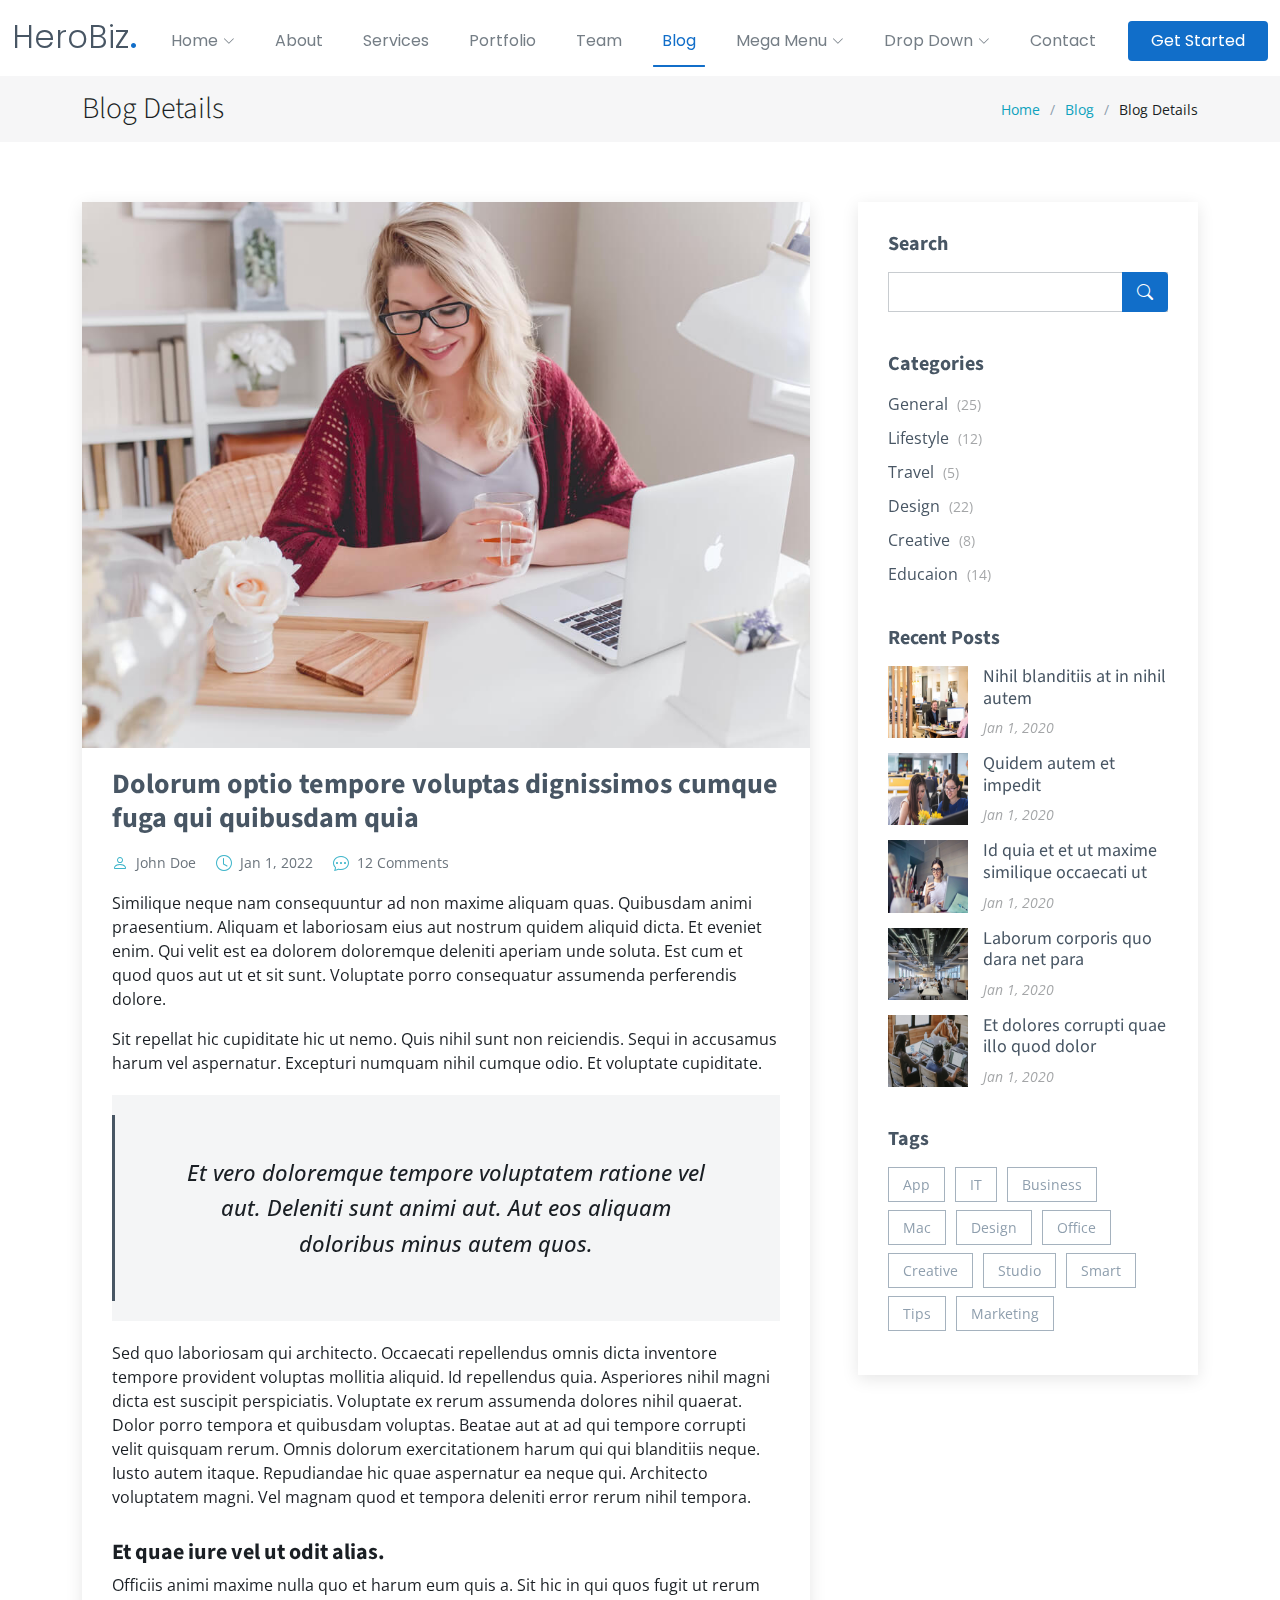
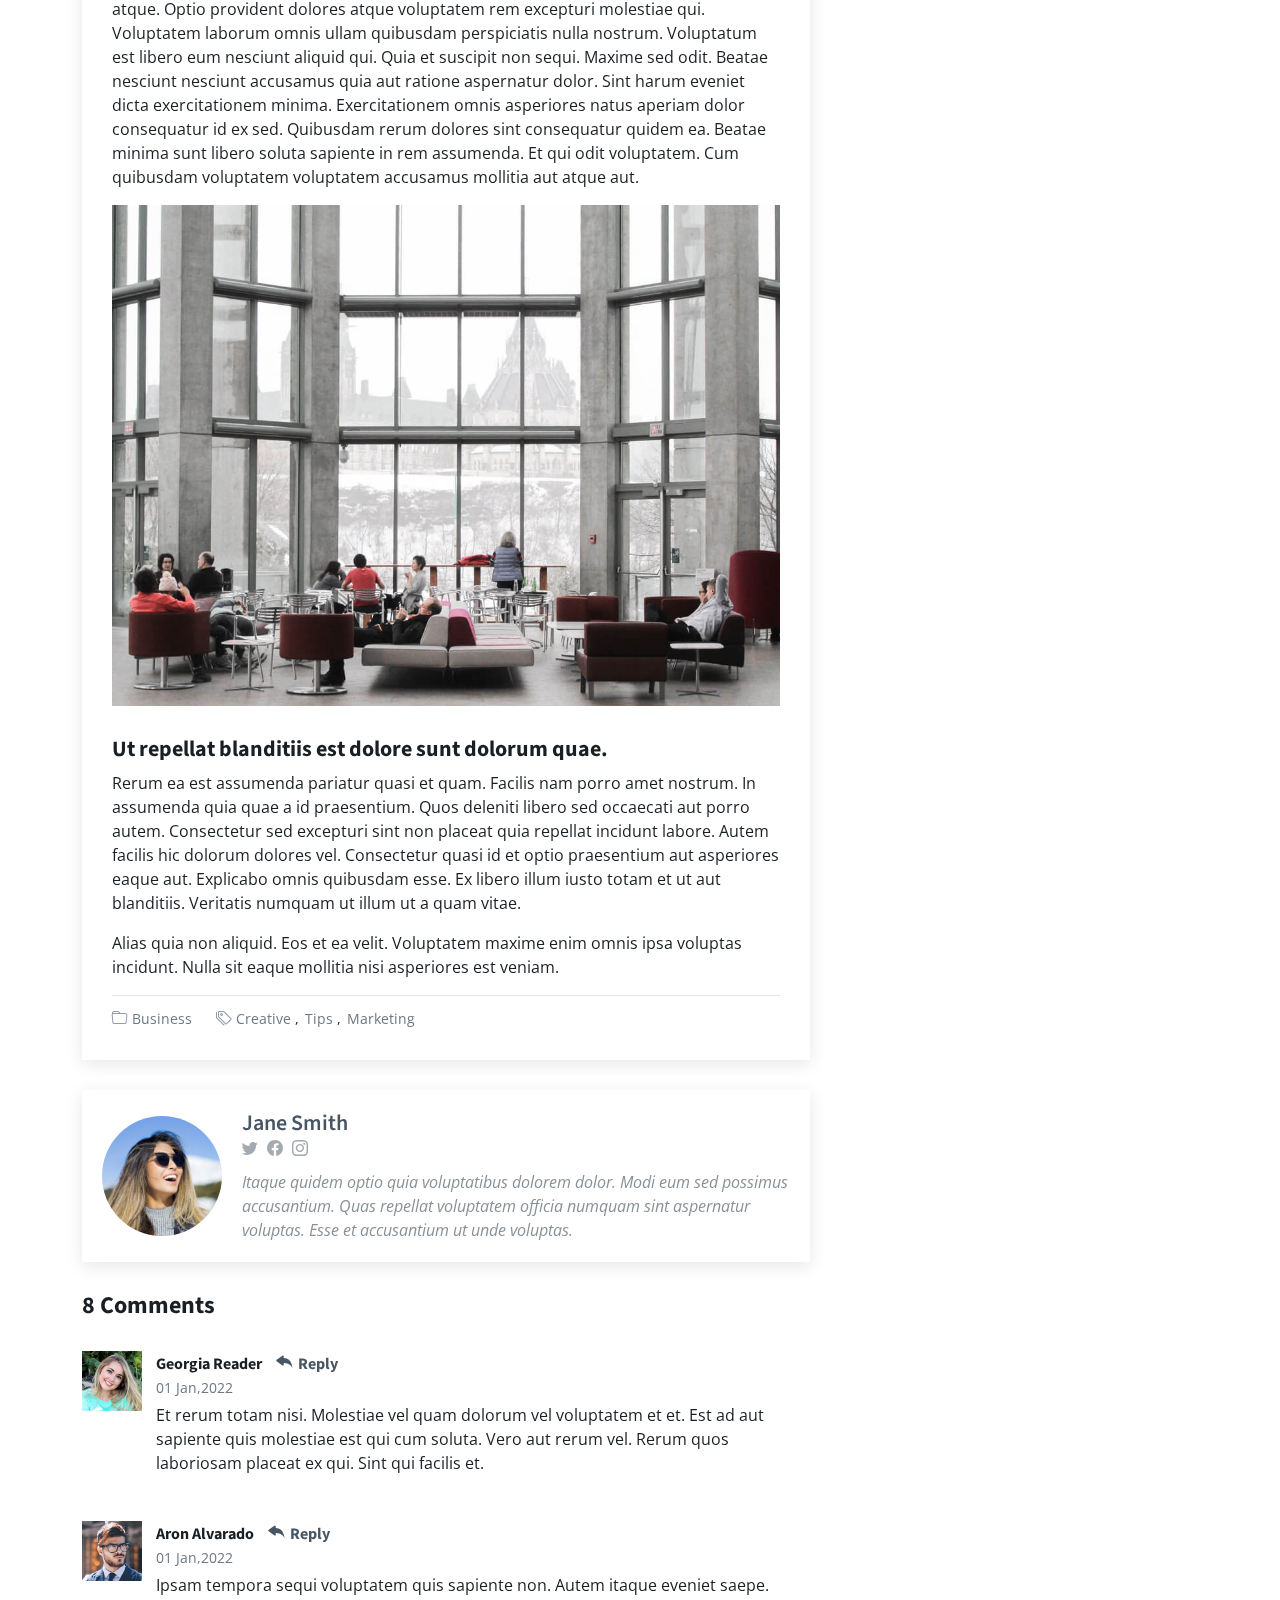
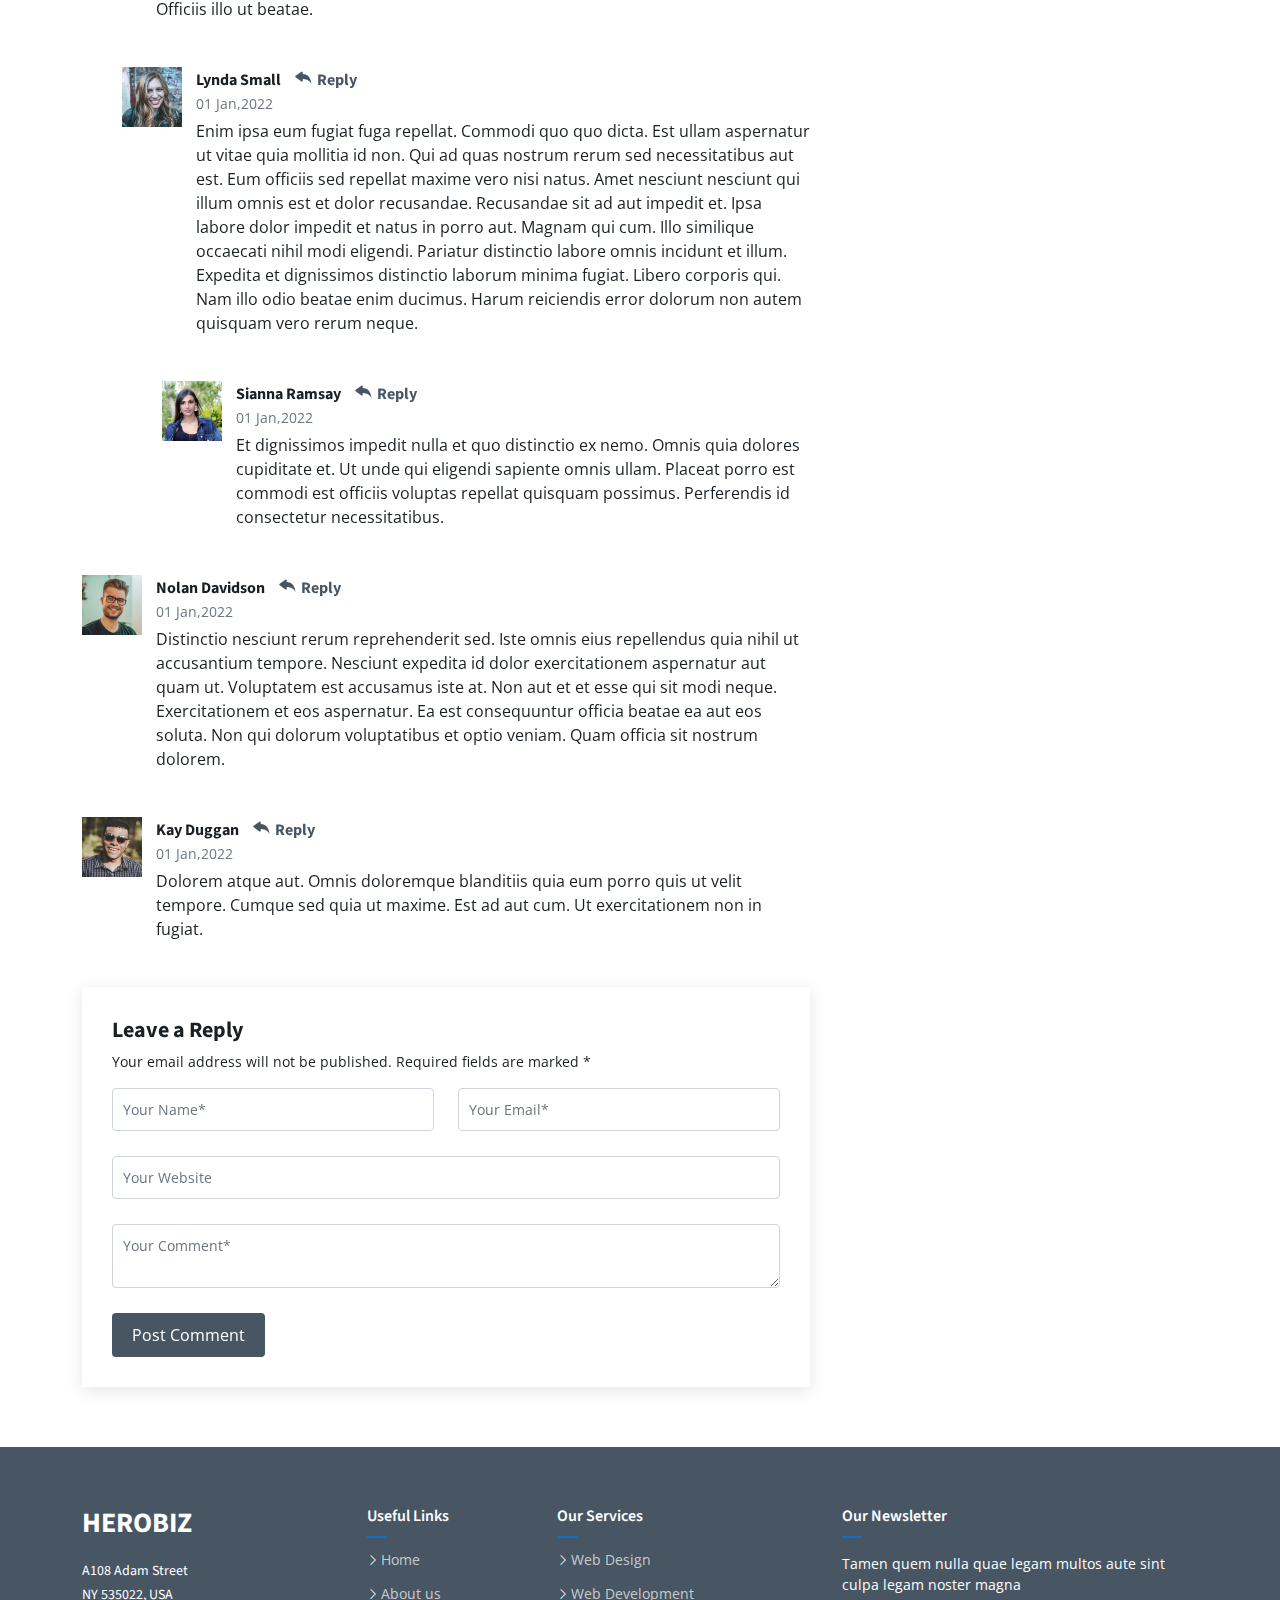
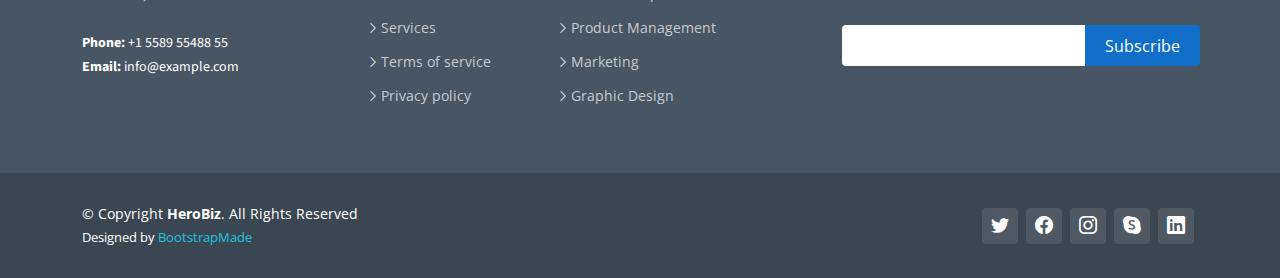
<file: YBMBRILiaN/blog-details.html>
<!DOCTYPE html>
<html lang="en">

<head>
  <meta charset="utf-8">
  <meta content="width=device-width, initial-scale=1.0" name="viewport">

  <title>Blog Details - HeroBiz Bootstrap Template</title>
  <meta content="" name="description">
  <meta content="" name="keywords">

  <!-- Favicons -->
  <link href="assets/img/favicon.png" rel="icon">
  <link href="assets/img/apple-touch-icon.png" rel="apple-touch-icon">

  <!-- Google Fonts -->
  <link rel="preconnect" href="https://fonts.googleapis.com">
  <link rel="preconnect" href="https://fonts.gstatic.com" crossorigin>
  <link href="https://fonts.googleapis.com/css2?family=Open+Sans:ital,wght@0,300;0,400;0,500;0,600;0,700;1,300;1,400;1,500;1,600;1,700&family=Poppins:ital,wght@0,300;0,400;0,500;0,600;0,700;1,300;1,400;1,500;1,600;1,700&family=Source+Sans+Pro:ital,wght@0,300;0,400;0,600;0,700;1,300;1,400;1,600;1,700&display=swap" rel="stylesheet">

  <!-- Vendor CSS Files -->
  <link href="assets/vendor/bootstrap/css/bootstrap.min.css" rel="stylesheet">
  <link href="assets/vendor/bootstrap-icons/bootstrap-icons.css" rel="stylesheet">
  <link href="assets/vendor/aos/aos.css" rel="stylesheet">
  <link href="assets/vendor/glightbox/css/glightbox.min.css" rel="stylesheet">
  <link href="assets/vendor/swiper/swiper-bundle.min.css" rel="stylesheet">

  <!-- Variables CSS Files. Uncomment your preferred color scheme -->
  <link href="assets/css/variables.css" rel="stylesheet">
  <!-- <link href="assets/css/variables-blue.css" rel="stylesheet"> -->
  <!-- <link href="assets/css/variables-green.css" rel="stylesheet"> -->
  <!-- <link href="assets/css/variables-orange.css" rel="stylesheet"> -->
  <!-- <link href="assets/css/variables-purple.css" rel="stylesheet"> -->
  <!-- <link href="assets/css/variables-red.css" rel="stylesheet"> -->
  <!-- <link href="assets/css/variables-pink.css" rel="stylesheet"> -->

  <!-- Template Main CSS File -->
  <link href="assets/css/main.css" rel="stylesheet">

  <!-- =======================================================
  * Template Name: HeroBiz - v2.1.0
  * Template URL: https://bootstrapmade.com/herobiz-bootstrap-business-template/
  * Author: BootstrapMade.com
  * License: https://bootstrapmade.com/license/
  ======================================================== -->
</head>

<body>

  <!-- ======= Header ======= -->
  <header id="header" class="header fixed-top" data-scrollto-offset="0">
    <div class="container-fluid d-flex align-items-center justify-content-between">

      <a href="index.html" class="logo d-flex align-items-center scrollto me-auto me-lg-0">
        <!-- Uncomment the line below if you also wish to use an image logo -->
        <!-- <img src="assets/img/logo.png" alt=""> -->
        <h1>HeroBiz<span>.</span></h1>
      </a>

      <nav id="navbar" class="navbar">
        <ul>

          <li class="dropdown"><a href="#"><span>Home</span> <i class="bi bi-chevron-down dropdown-indicator"></i></a>
            <ul>
              <li><a href="index.html">Home 1 - index.html</a></li>
              <li><a href="index-2.html">Home 2 - index-2.html</a></li>
              <li><a href="index-3.html">Home 3 - index-3.html</a></li>
              <li><a href="index-4.html">Home 4 - index-4.html</a></li>
            </ul>
          </li>

          <li><a class="nav-link scrollto" href="index.html#about">About</a></li>
          <li><a class="nav-link scrollto" href="index.html#services">Services</a></li>
          <li><a class="nav-link scrollto" href="index.html#portfolio">Portfolio</a></li>
          <li><a class="nav-link scrollto" href="index.html#team">Team</a></li>
          <li><a href="blog.html" class="active">Blog</a></li>
          <li class="dropdown megamenu"><a href="#"><span>Mega Menu</span> <i class="bi bi-chevron-down dropdown-indicator"></i></a>
            <ul>
              <li>
                <a href="#">Column 1 link 1</a>
                <a href="#">Column 1 link 2</a>
                <a href="#">Column 1 link 3</a>
              </li>
              <li>
                <a href="#">Column 2 link 1</a>
                <a href="#">Column 2 link 2</a>
                <a href="#">Column 3 link 3</a>
              </li>
              <li>
                <a href="#">Column 3 link 1</a>
                <a href="#">Column 3 link 2</a>
                <a href="#">Column 3 link 3</a>
              </li>
              <li>
                <a href="#">Column 4 link 1</a>
                <a href="#">Column 4 link 2</a>
                <a href="#">Column 4 link 3</a>
              </li>
            </ul>
          </li>
          <li class="dropdown"><a href="#"><span>Drop Down</span> <i class="bi bi-chevron-down dropdown-indicator"></i></a>
            <ul>
              <li><a href="#">Drop Down 1</a></li>
              <li class="dropdown"><a href="#"><span>Deep Drop Down</span> <i class="bi bi-chevron-down dropdown-indicator"></i></a>
                <ul>
                  <li><a href="#">Deep Drop Down 1</a></li>
                  <li><a href="#">Deep Drop Down 2</a></li>
                  <li><a href="#">Deep Drop Down 3</a></li>
                  <li><a href="#">Deep Drop Down 4</a></li>
                  <li><a href="#">Deep Drop Down 5</a></li>
                </ul>
              </li>
              <li><a href="#">Drop Down 2</a></li>
              <li><a href="#">Drop Down 3</a></li>
              <li><a href="#">Drop Down 4</a></li>
            </ul>
          </li>
          <li><a class="nav-link scrollto" href="index.html#contact">Contact</a></li>
        </ul>
        <i class="bi bi-list mobile-nav-toggle d-none"></i>
      </nav><!-- .navbar -->

      <a class="btn-getstarted scrollto" href="index.html#about">Get Started</a>

    </div>
  </header><!-- End Header -->

  <main id="main">

    <!-- ======= Breadcrumbs ======= -->
    <div class="breadcrumbs">
      <div class="container">

        <div class="d-flex justify-content-between align-items-center">
          <h2>Blog Details</h2>
          <ol>
            <li><a href="index.html">Home</a></li>
            <li><a href="blog.html">Blog</a></li>
            <li>Blog Details</li>
          </ol>
        </div>

      </div>
    </div><!-- End Breadcrumbs -->

    <!-- ======= Blog Details Section ======= -->
    <section id="blog" class="blog">
      <div class="container" data-aos="fade-up">

        <div class="row g-5">

          <div class="col-lg-8">

            <article class="blog-details">

              <div class="post-img">
                <img src="assets/img/blog/blog-1.jpg" alt="" class="img-fluid">
              </div>

              <h2 class="title">Dolorum optio tempore voluptas dignissimos cumque fuga qui quibusdam quia</h2>

              <div class="meta-top">
                <ul>
                  <li class="d-flex align-items-center"><i class="bi bi-person"></i> <a href="blog-details.html">John Doe</a></li>
                  <li class="d-flex align-items-center"><i class="bi bi-clock"></i> <a href="blog-details.html"><time datetime="2020-01-01">Jan 1, 2022</time></a></li>
                  <li class="d-flex align-items-center"><i class="bi bi-chat-dots"></i> <a href="blog-details.html">12 Comments</a></li>
                </ul>
              </div><!-- End meta top -->

              <div class="content">
                <p>
                  Similique neque nam consequuntur ad non maxime aliquam quas. Quibusdam animi praesentium. Aliquam et laboriosam eius aut nostrum quidem aliquid dicta.
                  Et eveniet enim. Qui velit est ea dolorem doloremque deleniti aperiam unde soluta. Est cum et quod quos aut ut et sit sunt. Voluptate porro consequatur assumenda perferendis dolore.
                </p>

                <p>
                  Sit repellat hic cupiditate hic ut nemo. Quis nihil sunt non reiciendis. Sequi in accusamus harum vel aspernatur. Excepturi numquam nihil cumque odio. Et voluptate cupiditate.
                </p>

                <blockquote>
                  <p>
                    Et vero doloremque tempore voluptatem ratione vel aut. Deleniti sunt animi aut. Aut eos aliquam doloribus minus autem quos.
                  </p>
                </blockquote>

                <p>
                  Sed quo laboriosam qui architecto. Occaecati repellendus omnis dicta inventore tempore provident voluptas mollitia aliquid. Id repellendus quia. Asperiores nihil magni dicta est suscipit perspiciatis. Voluptate ex rerum assumenda dolores nihil quaerat.
                  Dolor porro tempora et quibusdam voluptas. Beatae aut at ad qui tempore corrupti velit quisquam rerum. Omnis dolorum exercitationem harum qui qui blanditiis neque.
                  Iusto autem itaque. Repudiandae hic quae aspernatur ea neque qui. Architecto voluptatem magni. Vel magnam quod et tempora deleniti error rerum nihil tempora.
                </p>

                <h3>Et quae iure vel ut odit alias.</h3>
                <p>
                  Officiis animi maxime nulla quo et harum eum quis a. Sit hic in qui quos fugit ut rerum atque. Optio provident dolores atque voluptatem rem excepturi molestiae qui. Voluptatem laborum omnis ullam quibusdam perspiciatis nulla nostrum. Voluptatum est libero eum nesciunt aliquid qui.
                  Quia et suscipit non sequi. Maxime sed odit. Beatae nesciunt nesciunt accusamus quia aut ratione aspernatur dolor. Sint harum eveniet dicta exercitationem minima. Exercitationem omnis asperiores natus aperiam dolor consequatur id ex sed. Quibusdam rerum dolores sint consequatur quidem ea.
                  Beatae minima sunt libero soluta sapiente in rem assumenda. Et qui odit voluptatem. Cum quibusdam voluptatem voluptatem accusamus mollitia aut atque aut.
                </p>
                <img src="assets/img/blog/blog-inside-post.jpg" class="img-fluid" alt="">

                <h3>Ut repellat blanditiis est dolore sunt dolorum quae.</h3>
                <p>
                  Rerum ea est assumenda pariatur quasi et quam. Facilis nam porro amet nostrum. In assumenda quia quae a id praesentium. Quos deleniti libero sed occaecati aut porro autem. Consectetur sed excepturi sint non placeat quia repellat incidunt labore. Autem facilis hic dolorum dolores vel.
                  Consectetur quasi id et optio praesentium aut asperiores eaque aut. Explicabo omnis quibusdam esse. Ex libero illum iusto totam et ut aut blanditiis. Veritatis numquam ut illum ut a quam vitae.
                </p>
                <p>
                  Alias quia non aliquid. Eos et ea velit. Voluptatem maxime enim omnis ipsa voluptas incidunt. Nulla sit eaque mollitia nisi asperiores est veniam.
                </p>

              </div><!-- End post content -->

              <div class="meta-bottom">
                <i class="bi bi-folder"></i>
                <ul class="cats">
                  <li><a href="#">Business</a></li>
                </ul>

                <i class="bi bi-tags"></i>
                <ul class="tags">
                  <li><a href="#">Creative</a></li>
                  <li><a href="#">Tips</a></li>
                  <li><a href="#">Marketing</a></li>
                </ul>
              </div><!-- End meta bottom -->

            </article><!-- End blog post -->

            <div class="post-author d-flex align-items-center">
              <img src="assets/img/blog/blog-author.jpg" class="rounded-circle flex-shrink-0" alt="">
              <div>
                <h4>Jane Smith</h4>
                <div class="social-links">
                  <a href="https://twitters.com/#"><i class="bi bi-twitter"></i></a>
                  <a href="https://facebook.com/#"><i class="bi bi-facebook"></i></a>
                  <a href="https://instagram.com/#"><i class="biu bi-instagram"></i></a>
                </div>
                <p>
                  Itaque quidem optio quia voluptatibus dolorem dolor. Modi eum sed possimus accusantium. Quas repellat voluptatem officia numquam sint aspernatur voluptas. Esse et accusantium ut unde voluptas.
                </p>
              </div>
            </div><!-- End post author -->

            <div class="comments">

              <h4 class="comments-count">8 Comments</h4>

              <div id="comment-1" class="comment">
                <div class="d-flex">
                  <div class="comment-img"><img src="assets/img/blog/comments-1.jpg" alt=""></div>
                  <div>
                    <h5><a href="">Georgia Reader</a> <a href="#" class="reply"><i class="bi bi-reply-fill"></i> Reply</a></h5>
                    <time datetime="2020-01-01">01 Jan,2022</time>
                    <p>
                      Et rerum totam nisi. Molestiae vel quam dolorum vel voluptatem et et. Est ad aut sapiente quis molestiae est qui cum soluta.
                      Vero aut rerum vel. Rerum quos laboriosam placeat ex qui. Sint qui facilis et.
                    </p>
                  </div>
                </div>
              </div><!-- End comment #1 -->

              <div id="comment-2" class="comment">
                <div class="d-flex">
                  <div class="comment-img"><img src="assets/img/blog/comments-2.jpg" alt=""></div>
                  <div>
                    <h5><a href="">Aron Alvarado</a> <a href="#" class="reply"><i class="bi bi-reply-fill"></i> Reply</a></h5>
                    <time datetime="2020-01-01">01 Jan,2022</time>
                    <p>
                      Ipsam tempora sequi voluptatem quis sapiente non. Autem itaque eveniet saepe. Officiis illo ut beatae.
                    </p>
                  </div>
                </div>

                <div id="comment-reply-1" class="comment comment-reply">
                  <div class="d-flex">
                    <div class="comment-img"><img src="assets/img/blog/comments-3.jpg" alt=""></div>
                    <div>
                      <h5><a href="">Lynda Small</a> <a href="#" class="reply"><i class="bi bi-reply-fill"></i> Reply</a></h5>
                      <time datetime="2020-01-01">01 Jan,2022</time>
                      <p>
                        Enim ipsa eum fugiat fuga repellat. Commodi quo quo dicta. Est ullam aspernatur ut vitae quia mollitia id non. Qui ad quas nostrum rerum sed necessitatibus aut est. Eum officiis sed repellat maxime vero nisi natus. Amet nesciunt nesciunt qui illum omnis est et dolor recusandae.

                        Recusandae sit ad aut impedit et. Ipsa labore dolor impedit et natus in porro aut. Magnam qui cum. Illo similique occaecati nihil modi eligendi. Pariatur distinctio labore omnis incidunt et illum. Expedita et dignissimos distinctio laborum minima fugiat.

                        Libero corporis qui. Nam illo odio beatae enim ducimus. Harum reiciendis error dolorum non autem quisquam vero rerum neque.
                      </p>
                    </div>
                  </div>

                  <div id="comment-reply-2" class="comment comment-reply">
                    <div class="d-flex">
                      <div class="comment-img"><img src="assets/img/blog/comments-4.jpg" alt=""></div>
                      <div>
                        <h5><a href="">Sianna Ramsay</a> <a href="#" class="reply"><i class="bi bi-reply-fill"></i> Reply</a></h5>
                        <time datetime="2020-01-01">01 Jan,2022</time>
                        <p>
                          Et dignissimos impedit nulla et quo distinctio ex nemo. Omnis quia dolores cupiditate et. Ut unde qui eligendi sapiente omnis ullam. Placeat porro est commodi est officiis voluptas repellat quisquam possimus. Perferendis id consectetur necessitatibus.
                        </p>
                      </div>
                    </div>

                  </div><!-- End comment reply #2-->

                </div><!-- End comment reply #1-->

              </div><!-- End comment #2-->

              <div id="comment-3" class="comment">
                <div class="d-flex">
                  <div class="comment-img"><img src="assets/img/blog/comments-5.jpg" alt=""></div>
                  <div>
                    <h5><a href="">Nolan Davidson</a> <a href="#" class="reply"><i class="bi bi-reply-fill"></i> Reply</a></h5>
                    <time datetime="2020-01-01">01 Jan,2022</time>
                    <p>
                      Distinctio nesciunt rerum reprehenderit sed. Iste omnis eius repellendus quia nihil ut accusantium tempore. Nesciunt expedita id dolor exercitationem aspernatur aut quam ut. Voluptatem est accusamus iste at.
                      Non aut et et esse qui sit modi neque. Exercitationem et eos aspernatur. Ea est consequuntur officia beatae ea aut eos soluta. Non qui dolorum voluptatibus et optio veniam. Quam officia sit nostrum dolorem.
                    </p>
                  </div>
                </div>

              </div><!-- End comment #3 -->

              <div id="comment-4" class="comment">
                <div class="d-flex">
                  <div class="comment-img"><img src="assets/img/blog/comments-6.jpg" alt=""></div>
                  <div>
                    <h5><a href="">Kay Duggan</a> <a href="#" class="reply"><i class="bi bi-reply-fill"></i> Reply</a></h5>
                    <time datetime="2020-01-01">01 Jan,2022</time>
                    <p>
                      Dolorem atque aut. Omnis doloremque blanditiis quia eum porro quis ut velit tempore. Cumque sed quia ut maxime. Est ad aut cum. Ut exercitationem non in fugiat.
                    </p>
                  </div>
                </div>

              </div><!-- End comment #4 -->

              <div class="reply-form">

                <h4>Leave a Reply</h4>
                <p>Your email address will not be published. Required fields are marked * </p>
                <form action="">
                  <div class="row">
                    <div class="col-md-6 form-group">
                      <input name="name" type="text" class="form-control" placeholder="Your Name*">
                    </div>
                    <div class="col-md-6 form-group">
                      <input name="email" type="text" class="form-control" placeholder="Your Email*">
                    </div>
                  </div>
                  <div class="row">
                    <div class="col form-group">
                      <input name="website" type="text" class="form-control" placeholder="Your Website">
                    </div>
                  </div>
                  <div class="row">
                    <div class="col form-group">
                      <textarea name="comment" class="form-control" placeholder="Your Comment*"></textarea>
                    </div>
                  </div>
                  <button type="submit" class="btn btn-primary">Post Comment</button>

                </form>

              </div>

            </div><!-- End blog comments -->

          </div>

          <div class="col-lg-4">

            <div class="sidebar">

              <div class="sidebar-item search-form">
                <h3 class="sidebar-title">Search</h3>
                <form action="" class="mt-3">
                  <input type="text">
                  <button type="submit"><i class="bi bi-search"></i></button>
                </form>
              </div><!-- End sidebar search formn-->

              <div class="sidebar-item categories">
                <h3 class="sidebar-title">Categories</h3>
                <ul class="mt-3">
                  <li><a href="#">General <span>(25)</span></a></li>
                  <li><a href="#">Lifestyle <span>(12)</span></a></li>
                  <li><a href="#">Travel <span>(5)</span></a></li>
                  <li><a href="#">Design <span>(22)</span></a></li>
                  <li><a href="#">Creative <span>(8)</span></a></li>
                  <li><a href="#">Educaion <span>(14)</span></a></li>
                </ul>
              </div><!-- End sidebar categories-->

              <div class="sidebar-item recent-posts">
                <h3 class="sidebar-title">Recent Posts</h3>

                <div class="mt-3">

                  <div class="post-item mt-3">
                    <img src="assets/img/blog/blog-recent-1.jpg" alt="" class="flex-shrink-0">
                    <div>
                      <h4><a href="blog-post.html">Nihil blanditiis at in nihil autem</a></h4>
                      <time datetime="2020-01-01">Jan 1, 2020</time>
                    </div>
                  </div><!-- End recent post item-->

                  <div class="post-item">
                    <img src="assets/img/blog/blog-recent-2.jpg" alt="" class="flex-shrink-0">
                    <div>
                      <h4><a href="blog-post.html">Quidem autem et impedit</a></h4>
                      <time datetime="2020-01-01">Jan 1, 2020</time>
                    </div>
                  </div><!-- End recent post item-->

                  <div class="post-item">
                    <img src="assets/img/blog/blog-recent-3.jpg" alt="" class="flex-shrink-0">
                    <div>
                      <h4><a href="blog-post.html">Id quia et et ut maxime similique occaecati ut</a></h4>
                      <time datetime="2020-01-01">Jan 1, 2020</time>
                    </div>
                  </div><!-- End recent post item-->

                  <div class="post-item">
                    <img src="assets/img/blog/blog-recent-4.jpg" alt="" class="flex-shrink-0">
                    <div>
                      <h4><a href="blog-post.html">Laborum corporis quo dara net para</a></h4>
                      <time datetime="2020-01-01">Jan 1, 2020</time>
                    </div>
                  </div><!-- End recent post item-->

                  <div class="post-item">
                    <img src="assets/img/blog/blog-recent-5.jpg" alt="" class="flex-shrink-0">
                    <div>
                      <h4><a href="blog-post.html">Et dolores corrupti quae illo quod dolor</a></h4>
                      <time datetime="2020-01-01">Jan 1, 2020</time>
                    </div>
                  </div><!-- End recent post item-->

                </div>

              </div><!-- End sidebar recent posts-->

              <div class="sidebar-item tags">
                <h3 class="sidebar-title">Tags</h3>
                <ul class="mt-3">
                  <li><a href="#">App</a></li>
                  <li><a href="#">IT</a></li>
                  <li><a href="#">Business</a></li>
                  <li><a href="#">Mac</a></li>
                  <li><a href="#">Design</a></li>
                  <li><a href="#">Office</a></li>
                  <li><a href="#">Creative</a></li>
                  <li><a href="#">Studio</a></li>
                  <li><a href="#">Smart</a></li>
                  <li><a href="#">Tips</a></li>
                  <li><a href="#">Marketing</a></li>
                </ul>
              </div><!-- End sidebar tags-->

            </div><!-- End Blog Sidebar -->

          </div>
        </div>

      </div>
    </section><!-- End Blog Details Section -->

  </main><!-- End #main -->

  <!-- ======= Footer ======= -->
  <footer id="footer" class="footer">

    <div class="footer-content">
      <div class="container">
        <div class="row">

          <div class="col-lg-3 col-md-6">
            <div class="footer-info">
              <h3>HeroBiz</h3>
              <p>
                A108 Adam Street <br>
                NY 535022, USA<br><br>
                <strong>Phone:</strong> +1 5589 55488 55<br>
                <strong>Email:</strong> info@example.com<br>
              </p>
            </div>
          </div>

          <div class="col-lg-2 col-md-6 footer-links">
            <h4>Useful Links</h4>
            <ul>
              <li><i class="bi bi-chevron-right"></i> <a href="#">Home</a></li>
              <li><i class="bi bi-chevron-right"></i> <a href="#">About us</a></li>
              <li><i class="bi bi-chevron-right"></i> <a href="#">Services</a></li>
              <li><i class="bi bi-chevron-right"></i> <a href="#">Terms of service</a></li>
              <li><i class="bi bi-chevron-right"></i> <a href="#">Privacy policy</a></li>
            </ul>
          </div>

          <div class="col-lg-3 col-md-6 footer-links">
            <h4>Our Services</h4>
            <ul>
              <li><i class="bi bi-chevron-right"></i> <a href="#">Web Design</a></li>
              <li><i class="bi bi-chevron-right"></i> <a href="#">Web Development</a></li>
              <li><i class="bi bi-chevron-right"></i> <a href="#">Product Management</a></li>
              <li><i class="bi bi-chevron-right"></i> <a href="#">Marketing</a></li>
              <li><i class="bi bi-chevron-right"></i> <a href="#">Graphic Design</a></li>
            </ul>
          </div>

          <div class="col-lg-4 col-md-6 footer-newsletter">
            <h4>Our Newsletter</h4>
            <p>Tamen quem nulla quae legam multos aute sint culpa legam noster magna</p>
            <form action="" method="post">
              <input type="email" name="email"><input type="submit" value="Subscribe">
            </form>

          </div>

        </div>
      </div>
    </div>

    <div class="footer-legal text-center">
      <div class="container d-flex flex-column flex-lg-row justify-content-center justify-content-lg-between align-items-center">

        <div class="d-flex flex-column align-items-center align-items-lg-start">
          <div class="copyright">
            &copy; Copyright <strong><span>HeroBiz</span></strong>. All Rights Reserved
          </div>
          <div class="credits">
            <!-- All the links in the footer should remain intact. -->
            <!-- You can delete the links only if you purchased the pro version. -->
            <!-- Licensing information: https://bootstrapmade.com/license/ -->
            <!-- Purchase the pro version with working PHP/AJAX contact form: https://bootstrapmade.com/herobiz-bootstrap-business-template/ -->
            Designed by <a href="https://bootstrapmade.com/">BootstrapMade</a>
          </div>
        </div>

        <div class="social-links order-first order-lg-last mb-3 mb-lg-0">
          <a href="#" class="twitter"><i class="bi bi-twitter"></i></a>
          <a href="#" class="facebook"><i class="bi bi-facebook"></i></a>
          <a href="#" class="instagram"><i class="bi bi-instagram"></i></a>
          <a href="#" class="google-plus"><i class="bi bi-skype"></i></a>
          <a href="#" class="linkedin"><i class="bi bi-linkedin"></i></a>
        </div>

      </div>
    </div>

  </footer><!-- End Footer -->

  <a href="#" class="scroll-top d-flex align-items-center justify-content-center"><i class="bi bi-arrow-up-short"></i></a>

  <div id="preloader"></div>

  <!-- Vendor JS Files -->
  <script src="assets/vendor/bootstrap/js/bootstrap.bundle.min.js"></script>
  <script src="assets/vendor/aos/aos.js"></script>
  <script src="assets/vendor/glightbox/js/glightbox.min.js"></script>
  <script src="assets/vendor/isotope-layout/isotope.pkgd.min.js"></script>
  <script src="assets/vendor/swiper/swiper-bundle.min.js"></script>
  <script src="assets/vendor/php-email-form/validate.js"></script>

  <!-- Template Main JS File -->
  <script src="assets/js/main.js"></script>

</body>

</html>
</file>
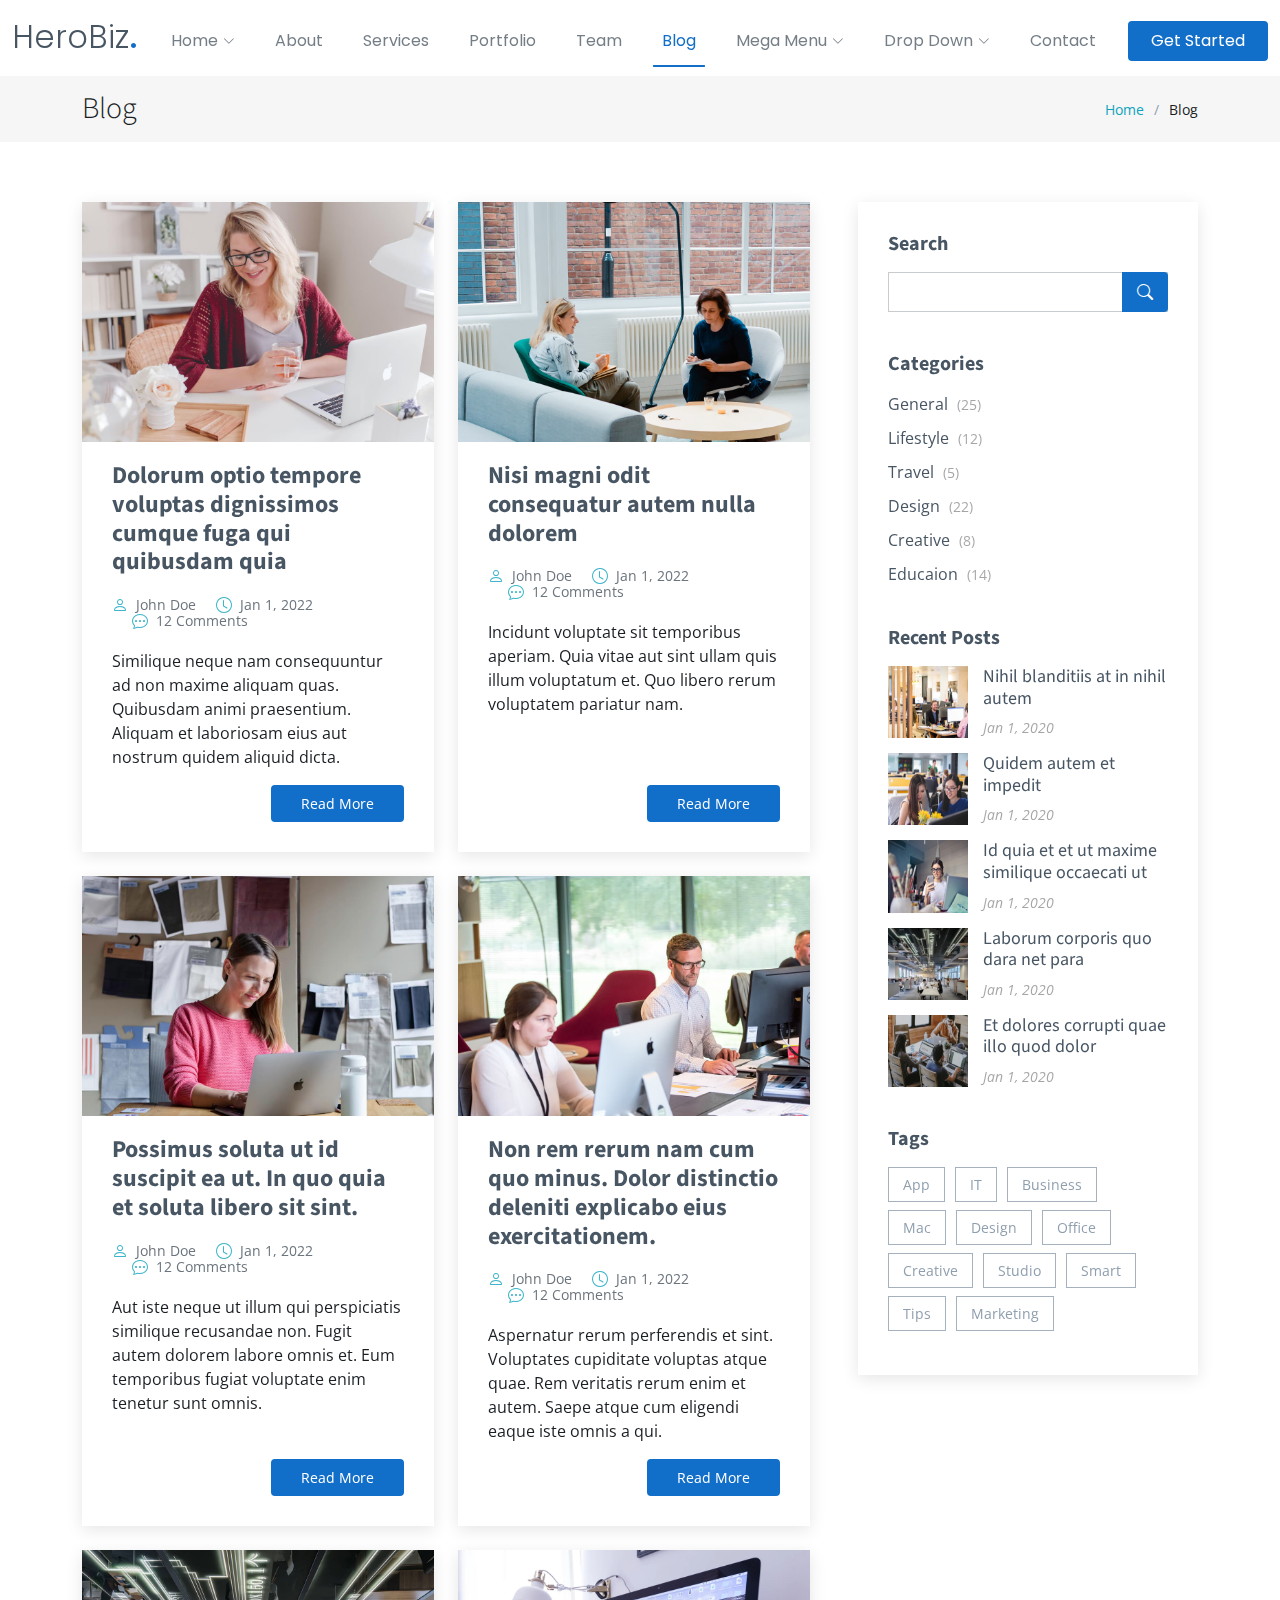
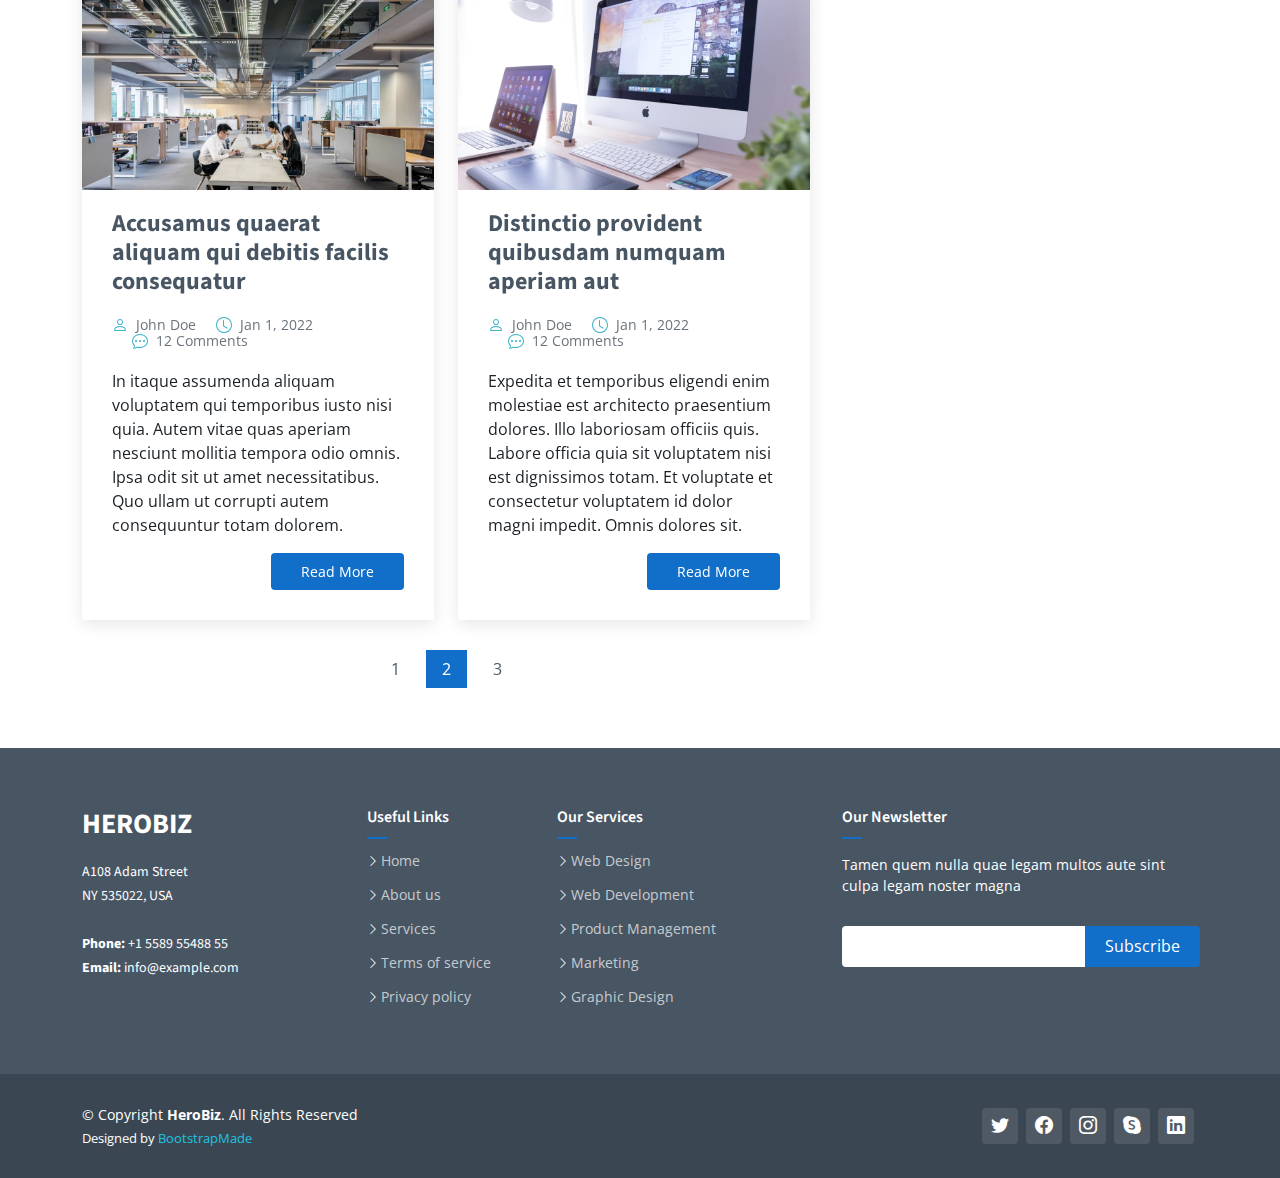
<file: YBMBRILiaN/blog.html>
<!DOCTYPE html>
<html lang="en">

<head>
  <meta charset="utf-8">
  <meta content="width=device-width, initial-scale=1.0" name="viewport">

  <title>Blog - HeroBiz Bootstrap Template</title>
  <meta content="" name="description">
  <meta content="" name="keywords">

  <!-- Favicons -->
  <link href="assets/img/favicon.png" rel="icon">
  <link href="assets/img/apple-touch-icon.png" rel="apple-touch-icon">

  <!-- Google Fonts -->
  <link rel="preconnect" href="https://fonts.googleapis.com">
  <link rel="preconnect" href="https://fonts.gstatic.com" crossorigin>
  <link href="https://fonts.googleapis.com/css2?family=Open+Sans:ital,wght@0,300;0,400;0,500;0,600;0,700;1,300;1,400;1,500;1,600;1,700&family=Poppins:ital,wght@0,300;0,400;0,500;0,600;0,700;1,300;1,400;1,500;1,600;1,700&family=Source+Sans+Pro:ital,wght@0,300;0,400;0,600;0,700;1,300;1,400;1,600;1,700&display=swap" rel="stylesheet">

  <!-- Vendor CSS Files -->
  <link href="assets/vendor/bootstrap/css/bootstrap.min.css" rel="stylesheet">
  <link href="assets/vendor/bootstrap-icons/bootstrap-icons.css" rel="stylesheet">
  <link href="assets/vendor/aos/aos.css" rel="stylesheet">
  <link href="assets/vendor/glightbox/css/glightbox.min.css" rel="stylesheet">
  <link href="assets/vendor/swiper/swiper-bundle.min.css" rel="stylesheet">

  <!-- Variables CSS Files. Uncomment your preferred color scheme -->
  <link href="assets/css/variables.css" rel="stylesheet">
  <!-- <link href="assets/css/variables-blue.css" rel="stylesheet"> -->
  <!-- <link href="assets/css/variables-green.css" rel="stylesheet"> -->
  <!-- <link href="assets/css/variables-orange.css" rel="stylesheet"> -->
  <!-- <link href="assets/css/variables-purple.css" rel="stylesheet"> -->
  <!-- <link href="assets/css/variables-red.css" rel="stylesheet"> -->
  <!-- <link href="assets/css/variables-pink.css" rel="stylesheet"> -->

  <!-- Template Main CSS File -->
  <link href="assets/css/main.css" rel="stylesheet">

  <!-- =======================================================
  * Template Name: HeroBiz - v2.1.0
  * Template URL: https://bootstrapmade.com/herobiz-bootstrap-business-template/
  * Author: BootstrapMade.com
  * License: https://bootstrapmade.com/license/
  ======================================================== -->
</head>

<body>

  <!-- ======= Header ======= -->
  <header id="header" class="header fixed-top" data-scrollto-offset="0">
    <div class="container-fluid d-flex align-items-center justify-content-between">

      <a href="index.html" class="logo d-flex align-items-center scrollto me-auto me-lg-0">
        <!-- Uncomment the line below if you also wish to use an image logo -->
        <!-- <img src="assets/img/logo.png" alt=""> -->
        <h1>HeroBiz<span>.</span></h1>
      </a>

      <nav id="navbar" class="navbar">
        <ul>

          <li class="dropdown"><a href="#"><span>Home</span> <i class="bi bi-chevron-down dropdown-indicator"></i></a>
            <ul>
              <li><a href="index.html">Home 1 - index.html</a></li>
              <li><a href="index-2.html">Home 2 - index-2.html</a></li>
              <li><a href="index-3.html">Home 3 - index-3.html</a></li>
              <li><a href="index-4.html">Home 4 - index-4.html</a></li>
            </ul>
          </li>

          <li><a class="nav-link scrollto" href="index.html#about">About</a></li>
          <li><a class="nav-link scrollto" href="index.html#services">Services</a></li>
          <li><a class="nav-link scrollto" href="index.html#portfolio">Portfolio</a></li>
          <li><a class="nav-link scrollto" href="index.html#team">Team</a></li>
          <li><a href="blog.html" class="active">Blog</a></li>
          <li class="dropdown megamenu"><a href="#"><span>Mega Menu</span> <i class="bi bi-chevron-down dropdown-indicator"></i></a>
            <ul>
              <li>
                <a href="#">Column 1 link 1</a>
                <a href="#">Column 1 link 2</a>
                <a href="#">Column 1 link 3</a>
              </li>
              <li>
                <a href="#">Column 2 link 1</a>
                <a href="#">Column 2 link 2</a>
                <a href="#">Column 3 link 3</a>
              </li>
              <li>
                <a href="#">Column 3 link 1</a>
                <a href="#">Column 3 link 2</a>
                <a href="#">Column 3 link 3</a>
              </li>
              <li>
                <a href="#">Column 4 link 1</a>
                <a href="#">Column 4 link 2</a>
                <a href="#">Column 4 link 3</a>
              </li>
            </ul>
          </li>
          <li class="dropdown"><a href="#"><span>Drop Down</span> <i class="bi bi-chevron-down dropdown-indicator"></i></a>
            <ul>
              <li><a href="#">Drop Down 1</a></li>
              <li class="dropdown"><a href="#"><span>Deep Drop Down</span> <i class="bi bi-chevron-down dropdown-indicator"></i></a>
                <ul>
                  <li><a href="#">Deep Drop Down 1</a></li>
                  <li><a href="#">Deep Drop Down 2</a></li>
                  <li><a href="#">Deep Drop Down 3</a></li>
                  <li><a href="#">Deep Drop Down 4</a></li>
                  <li><a href="#">Deep Drop Down 5</a></li>
                </ul>
              </li>
              <li><a href="#">Drop Down 2</a></li>
              <li><a href="#">Drop Down 3</a></li>
              <li><a href="#">Drop Down 4</a></li>
            </ul>
          </li>
          <li><a class="nav-link scrollto" href="index.html#contact">Contact</a></li>
        </ul>
        <i class="bi bi-list mobile-nav-toggle d-none"></i>
      </nav><!-- .navbar -->

      <a class="btn-getstarted scrollto" href="index.html#about">Get Started</a>

    </div>
  </header><!-- End Header -->

  <main id="main">

    <!-- ======= Breadcrumbs ======= -->
    <div class="breadcrumbs">
      <div class="container">

        <div class="d-flex justify-content-between align-items-center">
          <h2>Blog</h2>
          <ol>
            <li><a href="index.html">Home</a></li>
            <li>Blog</li>
          </ol>
        </div>

      </div>
    </div><!-- End Breadcrumbs -->

    <!-- ======= Blog Section ======= -->
    <section id="blog" class="blog">
      <div class="container" data-aos="fade-up">

        <div class="row g-5">

          <div class="col-lg-8">

            <div class="row gy-4 posts-list">

              <div class="col-lg-6">
                <article class="d-flex flex-column">

                  <div class="post-img">
                    <img src="assets/img/blog/blog-1.jpg" alt="" class="img-fluid">
                  </div>

                  <h2 class="title">
                    <a href="blog-details.html">Dolorum optio tempore voluptas dignissimos cumque fuga qui quibusdam quia</a>
                  </h2>

                  <div class="meta-top">
                    <ul>
                      <li class="d-flex align-items-center"><i class="bi bi-person"></i> <a href="blog-details.html">John Doe</a></li>
                      <li class="d-flex align-items-center"><i class="bi bi-clock"></i> <a href="blog-details.html"><time datetime="2022-01-01">Jan 1, 2022</time></a></li>
                      <li class="d-flex align-items-center"><i class="bi bi-chat-dots"></i> <a href="blog-details.html">12 Comments</a></li>
                    </ul>
                  </div>

                  <div class="content">
                    <p>
                      Similique neque nam consequuntur ad non maxime aliquam quas. Quibusdam animi praesentium. Aliquam et laboriosam eius aut nostrum quidem aliquid dicta.
                    </p>
                  </div>

                  <div class="read-more mt-auto align-self-end">
                    <a href="blog-details.html">Read More</a>
                  </div>

                </article>
              </div><!-- End post list item -->

              <div class="col-lg-6">
                <article class="d-flex flex-column">

                  <div class="post-img">
                    <img src="assets/img/blog/blog-2.jpg" alt="" class="img-fluid">
                  </div>

                  <h2 class="title">
                    <a href="blog-details.html">Nisi magni odit consequatur autem nulla dolorem</a>
                  </h2>

                  <div class="meta-top">
                    <ul>
                      <li class="d-flex align-items-center"><i class="bi bi-person"></i> <a href="blog-details.html">John Doe</a></li>
                      <li class="d-flex align-items-center"><i class="bi bi-clock"></i> <a href="blog-details.html"><time datetime="2022-01-01">Jan 1, 2022</time></a></li>
                      <li class="d-flex align-items-center"><i class="bi bi-chat-dots"></i> <a href="blog-details.html">12 Comments</a></li>
                    </ul>
                  </div>

                  <div class="content">
                    <p>
                      Incidunt voluptate sit temporibus aperiam. Quia vitae aut sint ullam quis illum voluptatum et. Quo libero rerum voluptatem pariatur nam.
                    </p>
                  </div>

                  <div class="read-more mt-auto align-self-end">
                    <a href="blog-details.html">Read More</a>
                  </div>

                </article>
              </div><!-- End post list item -->

              <div class="col-lg-6">
                <article class="d-flex flex-column">

                  <div class="post-img">
                    <img src="assets/img/blog/blog-3.jpg" alt="" class="img-fluid">
                  </div>

                  <h2 class="title">
                    <a href="blog-details.html">Possimus soluta ut id suscipit ea ut. In quo quia et soluta libero sit sint.</a>
                  </h2>

                  <div class="meta-top">
                    <ul>
                      <li class="d-flex align-items-center"><i class="bi bi-person"></i> <a href="blog-details.html">John Doe</a></li>
                      <li class="d-flex align-items-center"><i class="bi bi-clock"></i> <a href="blog-details.html"><time datetime="2022-01-01">Jan 1, 2022</time></a></li>
                      <li class="d-flex align-items-center"><i class="bi bi-chat-dots"></i> <a href="blog-details.html">12 Comments</a></li>
                    </ul>
                  </div>

                  <div class="content">
                    <p>
                      Aut iste neque ut illum qui perspiciatis similique recusandae non. Fugit autem dolorem labore omnis et. Eum temporibus fugiat voluptate enim tenetur sunt omnis.
                    </p>
                  </div>

                  <div class="read-more mt-auto align-self-end">
                    <a href="blog-details.html">Read More</a>
                  </div>

                </article>
              </div><!-- End post list item -->

              <div class="col-lg-6">
                <article class="d-flex flex-column">

                  <div class="post-img">
                    <img src="assets/img/blog/blog-4.jpg" alt="" class="img-fluid">
                  </div>

                  <h2 class="title">
                    <a href="blog-details.html">Non rem rerum nam cum quo minus. Dolor distinctio deleniti explicabo eius exercitationem.</a>
                  </h2>

                  <div class="meta-top">
                    <ul>
                      <li class="d-flex align-items-center"><i class="bi bi-person"></i> <a href="blog-details.html">John Doe</a></li>
                      <li class="d-flex align-items-center"><i class="bi bi-clock"></i> <a href="blog-details.html"><time datetime="2022-01-01">Jan 1, 2022</time></a></li>
                      <li class="d-flex align-items-center"><i class="bi bi-chat-dots"></i> <a href="blog-details.html">12 Comments</a></li>
                    </ul>
                  </div>

                  <div class="content">
                    <p>
                      Aspernatur rerum perferendis et sint. Voluptates cupiditate voluptas atque quae. Rem veritatis rerum enim et autem. Saepe atque cum eligendi eaque iste omnis a qui.
                    </p>
                  </div>

                  <div class="read-more mt-auto align-self-end">
                    <a href="blog-details.html">Read More</a>
                  </div>

                </article>
              </div><!-- End post list item -->

              <div class="col-lg-6">
                <article class="d-flex flex-column">

                  <div class="post-img">
                    <img src="assets/img/blog/blog-5.jpg" alt="" class="img-fluid">
                  </div>

                  <h2 class="title">
                    <a href="blog-details.html">Accusamus quaerat aliquam qui debitis facilis consequatur</a>
                  </h2>

                  <div class="meta-top">
                    <ul>
                      <li class="d-flex align-items-center"><i class="bi bi-person"></i> <a href="blog-details.html">John Doe</a></li>
                      <li class="d-flex align-items-center"><i class="bi bi-clock"></i> <a href="blog-details.html"><time datetime="2022-01-01">Jan 1, 2022</time></a></li>
                      <li class="d-flex align-items-center"><i class="bi bi-chat-dots"></i> <a href="blog-details.html">12 Comments</a></li>
                    </ul>
                  </div>

                  <div class="content">
                    <p>
                      In itaque assumenda aliquam voluptatem qui temporibus iusto nisi quia. Autem vitae quas aperiam nesciunt mollitia tempora odio omnis. Ipsa odit sit ut amet necessitatibus. Quo ullam ut corrupti autem consequuntur totam dolorem.
                    </p>
                  </div>

                  <div class="read-more mt-auto align-self-end">
                    <a href="blog-details.html">Read More</a>
                  </div>

                </article>
              </div><!-- End post list item -->

              <div class="col-lg-6">
                <article class="d-flex flex-column">

                  <div class="post-img">
                    <img src="assets/img/blog/blog-6.jpg" alt="" class="img-fluid">
                  </div>

                  <h2 class="title">
                    <a href="blog-details.html">Distinctio provident quibusdam numquam aperiam aut</a>
                  </h2>

                  <div class="meta-top">
                    <ul>
                      <li class="d-flex align-items-center"><i class="bi bi-person"></i> <a href="blog-details.html">John Doe</a></li>
                      <li class="d-flex align-items-center"><i class="bi bi-clock"></i> <a href="blog-details.html"><time datetime="2022-01-01">Jan 1, 2022</time></a></li>
                      <li class="d-flex align-items-center"><i class="bi bi-chat-dots"></i> <a href="blog-details.html">12 Comments</a></li>
                    </ul>
                  </div>

                  <div class="content">
                    <p>
                      Expedita et temporibus eligendi enim molestiae est architecto praesentium dolores. Illo laboriosam officiis quis. Labore officia quia sit voluptatem nisi est dignissimos totam. Et voluptate et consectetur voluptatem id dolor magni impedit. Omnis dolores sit.
                    </p>
                  </div>

                  <div class="read-more mt-auto align-self-end">
                    <a href="blog-details.html">Read More</a>
                  </div>

                </article>
              </div><!-- End post list item -->

            </div><!-- End blog posts list -->

            <div class="blog-pagination">
              <ul class="justify-content-center">
                <li><a href="#">1</a></li>
                <li class="active"><a href="#">2</a></li>
                <li><a href="#">3</a></li>
              </ul>
            </div><!-- End blog pagination -->

          </div>

          <div class="col-lg-4">

            <div class="sidebar">

              <div class="sidebar-item search-form">
                <h3 class="sidebar-title">Search</h3>
                <form action="" class="mt-3">
                  <input type="text">
                  <button type="submit"><i class="bi bi-search"></i></button>
                </form>
              </div><!-- End sidebar search formn-->

              <div class="sidebar-item categories">
                <h3 class="sidebar-title">Categories</h3>
                <ul class="mt-3">
                  <li><a href="#">General <span>(25)</span></a></li>
                  <li><a href="#">Lifestyle <span>(12)</span></a></li>
                  <li><a href="#">Travel <span>(5)</span></a></li>
                  <li><a href="#">Design <span>(22)</span></a></li>
                  <li><a href="#">Creative <span>(8)</span></a></li>
                  <li><a href="#">Educaion <span>(14)</span></a></li>
                </ul>
              </div><!-- End sidebar categories-->

              <div class="sidebar-item recent-posts">
                <h3 class="sidebar-title">Recent Posts</h3>

                <div class="mt-3">

                  <div class="post-item mt-3">
                    <img src="assets/img/blog/blog-recent-1.jpg" alt="" class="flex-shrink-0">
                    <div>
                      <h4><a href="blog-post.html">Nihil blanditiis at in nihil autem</a></h4>
                      <time datetime="2020-01-01">Jan 1, 2020</time>
                    </div>
                  </div><!-- End recent post item-->

                  <div class="post-item">
                    <img src="assets/img/blog/blog-recent-2.jpg" alt="" class="flex-shrink-0">
                    <div>
                      <h4><a href="blog-post.html">Quidem autem et impedit</a></h4>
                      <time datetime="2020-01-01">Jan 1, 2020</time>
                    </div>
                  </div><!-- End recent post item-->

                  <div class="post-item">
                    <img src="assets/img/blog/blog-recent-3.jpg" alt="" class="flex-shrink-0">
                    <div>
                      <h4><a href="blog-post.html">Id quia et et ut maxime similique occaecati ut</a></h4>
                      <time datetime="2020-01-01">Jan 1, 2020</time>
                    </div>
                  </div><!-- End recent post item-->

                  <div class="post-item">
                    <img src="assets/img/blog/blog-recent-4.jpg" alt="" class="flex-shrink-0">
                    <div>
                      <h4><a href="blog-post.html">Laborum corporis quo dara net para</a></h4>
                      <time datetime="2020-01-01">Jan 1, 2020</time>
                    </div>
                  </div><!-- End recent post item-->

                  <div class="post-item">
                    <img src="assets/img/blog/blog-recent-5.jpg" alt="" class="flex-shrink-0">
                    <div>
                      <h4><a href="blog-post.html">Et dolores corrupti quae illo quod dolor</a></h4>
                      <time datetime="2020-01-01">Jan 1, 2020</time>
                    </div>
                  </div><!-- End recent post item-->

                </div>

              </div><!-- End sidebar recent posts-->

              <div class="sidebar-item tags">
                <h3 class="sidebar-title">Tags</h3>
                <ul class="mt-3">
                  <li><a href="#">App</a></li>
                  <li><a href="#">IT</a></li>
                  <li><a href="#">Business</a></li>
                  <li><a href="#">Mac</a></li>
                  <li><a href="#">Design</a></li>
                  <li><a href="#">Office</a></li>
                  <li><a href="#">Creative</a></li>
                  <li><a href="#">Studio</a></li>
                  <li><a href="#">Smart</a></li>
                  <li><a href="#">Tips</a></li>
                  <li><a href="#">Marketing</a></li>
                </ul>
              </div><!-- End sidebar tags-->

            </div><!-- End Blog Sidebar -->

          </div>

        </div>

      </div>
    </section><!-- End Blog Section -->

  </main><!-- End #main -->

  <!-- ======= Footer ======= -->
  <footer id="footer" class="footer">

    <div class="footer-content">
      <div class="container">
        <div class="row">

          <div class="col-lg-3 col-md-6">
            <div class="footer-info">
              <h3>HeroBiz</h3>
              <p>
                A108 Adam Street <br>
                NY 535022, USA<br><br>
                <strong>Phone:</strong> +1 5589 55488 55<br>
                <strong>Email:</strong> info@example.com<br>
              </p>
            </div>
          </div>

          <div class="col-lg-2 col-md-6 footer-links">
            <h4>Useful Links</h4>
            <ul>
              <li><i class="bi bi-chevron-right"></i> <a href="#">Home</a></li>
              <li><i class="bi bi-chevron-right"></i> <a href="#">About us</a></li>
              <li><i class="bi bi-chevron-right"></i> <a href="#">Services</a></li>
              <li><i class="bi bi-chevron-right"></i> <a href="#">Terms of service</a></li>
              <li><i class="bi bi-chevron-right"></i> <a href="#">Privacy policy</a></li>
            </ul>
          </div>

          <div class="col-lg-3 col-md-6 footer-links">
            <h4>Our Services</h4>
            <ul>
              <li><i class="bi bi-chevron-right"></i> <a href="#">Web Design</a></li>
              <li><i class="bi bi-chevron-right"></i> <a href="#">Web Development</a></li>
              <li><i class="bi bi-chevron-right"></i> <a href="#">Product Management</a></li>
              <li><i class="bi bi-chevron-right"></i> <a href="#">Marketing</a></li>
              <li><i class="bi bi-chevron-right"></i> <a href="#">Graphic Design</a></li>
            </ul>
          </div>

          <div class="col-lg-4 col-md-6 footer-newsletter">
            <h4>Our Newsletter</h4>
            <p>Tamen quem nulla quae legam multos aute sint culpa legam noster magna</p>
            <form action="" method="post">
              <input type="email" name="email"><input type="submit" value="Subscribe">
            </form>

          </div>

        </div>
      </div>
    </div>

    <div class="footer-legal text-center">
      <div class="container d-flex flex-column flex-lg-row justify-content-center justify-content-lg-between align-items-center">

        <div class="d-flex flex-column align-items-center align-items-lg-start">
          <div class="copyright">
            &copy; Copyright <strong><span>HeroBiz</span></strong>. All Rights Reserved
          </div>
          <div class="credits">
            <!-- All the links in the footer should remain intact. -->
            <!-- You can delete the links only if you purchased the pro version. -->
            <!-- Licensing information: https://bootstrapmade.com/license/ -->
            <!-- Purchase the pro version with working PHP/AJAX contact form: https://bootstrapmade.com/herobiz-bootstrap-business-template/ -->
            Designed by <a href="https://bootstrapmade.com/">BootstrapMade</a>
          </div>
        </div>

        <div class="social-links order-first order-lg-last mb-3 mb-lg-0">
          <a href="#" class="twitter"><i class="bi bi-twitter"></i></a>
          <a href="#" class="facebook"><i class="bi bi-facebook"></i></a>
          <a href="#" class="instagram"><i class="bi bi-instagram"></i></a>
          <a href="#" class="google-plus"><i class="bi bi-skype"></i></a>
          <a href="#" class="linkedin"><i class="bi bi-linkedin"></i></a>
        </div>

      </div>
    </div>

  </footer><!-- End Footer -->

  <a href="#" class="scroll-top d-flex align-items-center justify-content-center"><i class="bi bi-arrow-up-short"></i></a>

  <div id="preloader"></div>

  <!-- Vendor JS Files -->
  <script src="assets/vendor/bootstrap/js/bootstrap.bundle.min.js"></script>
  <script src="assets/vendor/aos/aos.js"></script>
  <script src="assets/vendor/glightbox/js/glightbox.min.js"></script>
  <script src="assets/vendor/isotope-layout/isotope.pkgd.min.js"></script>
  <script src="assets/vendor/swiper/swiper-bundle.min.js"></script>
  <script src="assets/vendor/php-email-form/validate.js"></script>

  <!-- Template Main JS File -->
  <script src="assets/js/main.js"></script>

</body>

</html>
</file>
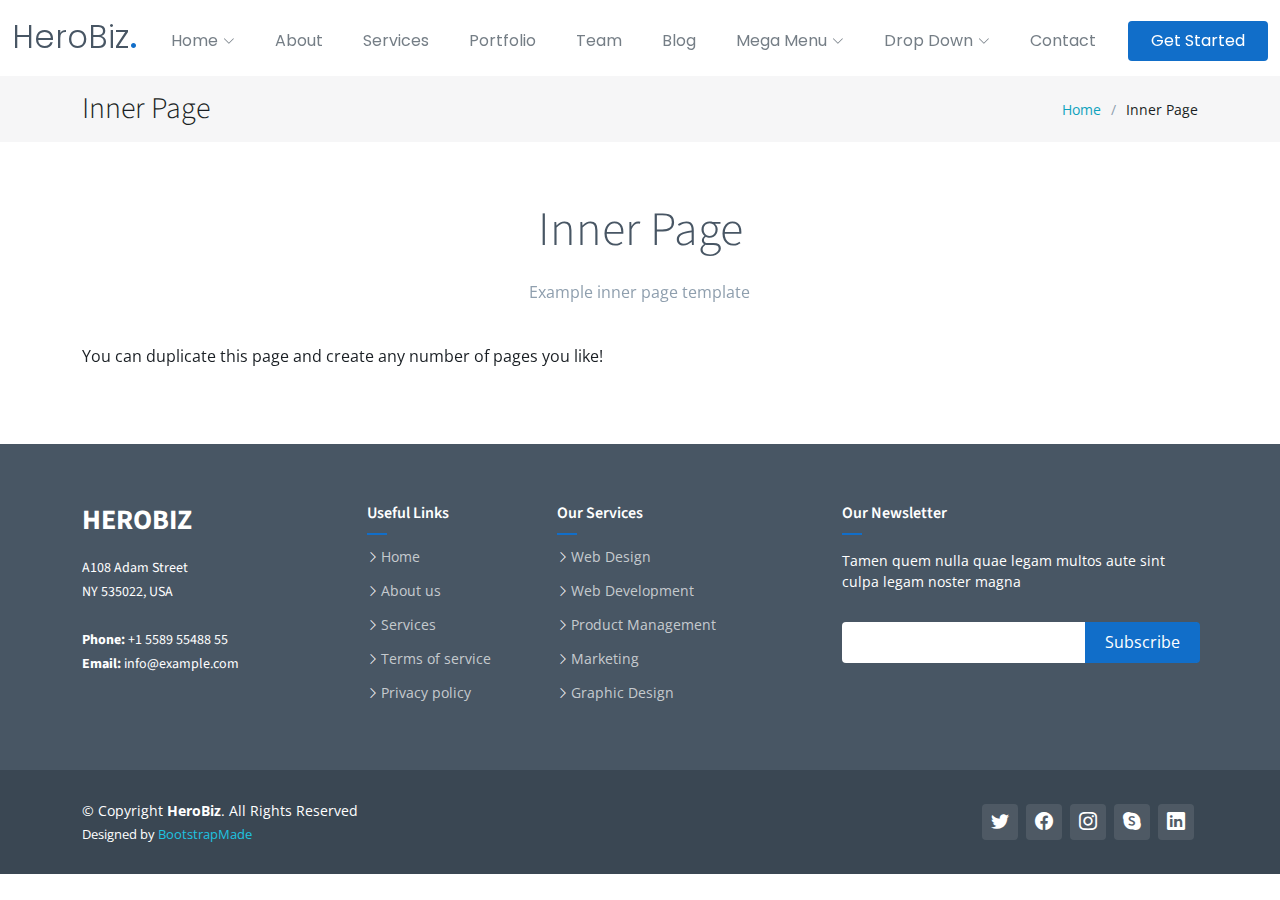
<file: YBMBRILiaN/inner-page.html>
<!DOCTYPE html>
<html lang="en">

<head>
  <meta charset="utf-8">
  <meta content="width=device-width, initial-scale=1.0" name="viewport">

  <title>Inner Page - HeroBiz Bootstrap Template</title>
  <meta content="" name="description">
  <meta content="" name="keywords">

  <!-- Favicons -->
  <link href="assets/img/favicon.png" rel="icon">
  <link href="assets/img/apple-touch-icon.png" rel="apple-touch-icon">

  <!-- Google Fonts -->
  <link rel="preconnect" href="https://fonts.googleapis.com">
  <link rel="preconnect" href="https://fonts.gstatic.com" crossorigin>
  <link href="https://fonts.googleapis.com/css2?family=Open+Sans:ital,wght@0,300;0,400;0,500;0,600;0,700;1,300;1,400;1,500;1,600;1,700&family=Poppins:ital,wght@0,300;0,400;0,500;0,600;0,700;1,300;1,400;1,500;1,600;1,700&family=Source+Sans+Pro:ital,wght@0,300;0,400;0,600;0,700;1,300;1,400;1,600;1,700&display=swap" rel="stylesheet">

  <!-- Vendor CSS Files -->
  <link href="assets/vendor/bootstrap/css/bootstrap.min.css" rel="stylesheet">
  <link href="assets/vendor/bootstrap-icons/bootstrap-icons.css" rel="stylesheet">
  <link href="assets/vendor/aos/aos.css" rel="stylesheet">
  <link href="assets/vendor/glightbox/css/glightbox.min.css" rel="stylesheet">
  <link href="assets/vendor/swiper/swiper-bundle.min.css" rel="stylesheet">

  <!-- Variables CSS Files. Uncomment your preferred color scheme -->
  <link href="assets/css/variables.css" rel="stylesheet">
  <!-- <link href="assets/css/variables-blue.css" rel="stylesheet"> -->
  <!-- <link href="assets/css/variables-green.css" rel="stylesheet"> -->
  <!-- <link href="assets/css/variables-orange.css" rel="stylesheet"> -->
  <!-- <link href="assets/css/variables-purple.css" rel="stylesheet"> -->
  <!-- <link href="assets/css/variables-red.css" rel="stylesheet"> -->
  <!-- <link href="assets/css/variables-pink.css" rel="stylesheet"> -->

  <!-- Template Main CSS File -->
  <link href="assets/css/main.css" rel="stylesheet">

  <!-- =======================================================
  * Template Name: HeroBiz - v2.1.0
  * Template URL: https://bootstrapmade.com/herobiz-bootstrap-business-template/
  * Author: BootstrapMade.com
  * License: https://bootstrapmade.com/license/
  ======================================================== -->
</head>

<body>

  <!-- ======= Header ======= -->
  <header id="header" class="header fixed-top" data-scrollto-offset="0">
    <div class="container-fluid d-flex align-items-center justify-content-between">

      <a href="index.html" class="logo d-flex align-items-center scrollto me-auto me-lg-0">
        <!-- Uncomment the line below if you also wish to use an image logo -->
        <!-- <img src="assets/img/logo.png" alt=""> -->
        <h1>HeroBiz<span>.</span></h1>
      </a>

      <nav id="navbar" class="navbar">
        <ul>

          <li class="dropdown"><a href="#"><span>Home</span> <i class="bi bi-chevron-down dropdown-indicator"></i></a>
            <ul>
              <li><a href="index.html">Home 1 - index.html</a></li>
              <li><a href="index-2.html">Home 2 - index-2.html</a></li>
              <li><a href="index-3.html">Home 3 - index-3.html</a></li>
              <li><a href="index-4.html">Home 4 - index-4.html</a></li>
            </ul>
          </li>

          <li><a class="nav-link scrollto" href="index.html#about">About</a></li>
          <li><a class="nav-link scrollto" href="index.html#services">Services</a></li>
          <li><a class="nav-link scrollto" href="index.html#portfolio">Portfolio</a></li>
          <li><a class="nav-link scrollto" href="index.html#team">Team</a></li>
          <li><a href="blog.html">Blog</a></li>
          <li class="dropdown megamenu"><a href="#"><span>Mega Menu</span> <i class="bi bi-chevron-down dropdown-indicator"></i></a>
            <ul>
              <li>
                <a href="#">Column 1 link 1</a>
                <a href="#">Column 1 link 2</a>
                <a href="#">Column 1 link 3</a>
              </li>
              <li>
                <a href="#">Column 2 link 1</a>
                <a href="#">Column 2 link 2</a>
                <a href="#">Column 3 link 3</a>
              </li>
              <li>
                <a href="#">Column 3 link 1</a>
                <a href="#">Column 3 link 2</a>
                <a href="#">Column 3 link 3</a>
              </li>
              <li>
                <a href="#">Column 4 link 1</a>
                <a href="#">Column 4 link 2</a>
                <a href="#">Column 4 link 3</a>
              </li>
            </ul>
          </li>
          <li class="dropdown"><a href="#"><span>Drop Down</span> <i class="bi bi-chevron-down dropdown-indicator"></i></a>
            <ul>
              <li><a href="#">Drop Down 1</a></li>
              <li class="dropdown"><a href="#"><span>Deep Drop Down</span> <i class="bi bi-chevron-down dropdown-indicator"></i></a>
                <ul>
                  <li><a href="#">Deep Drop Down 1</a></li>
                  <li><a href="#">Deep Drop Down 2</a></li>
                  <li><a href="#">Deep Drop Down 3</a></li>
                  <li><a href="#">Deep Drop Down 4</a></li>
                  <li><a href="#">Deep Drop Down 5</a></li>
                </ul>
              </li>
              <li><a href="#">Drop Down 2</a></li>
              <li><a href="#">Drop Down 3</a></li>
              <li><a href="#">Drop Down 4</a></li>
            </ul>
          </li>
          <li><a class="nav-link scrollto" href="index.html#contact">Contact</a></li>
        </ul>
        <i class="bi bi-list mobile-nav-toggle d-none"></i>
      </nav><!-- .navbar -->

      <a class="btn-getstarted scrollto" href="index.html#about">Get Started</a>

    </div>
  </header><!-- End Header -->

  <main id="main">

    <!-- ======= Breadcrumbs ======= -->
    <div class="breadcrumbs">
      <div class="container">

        <div class="d-flex justify-content-between align-items-center">
          <h2>Inner Page</h2>
          <ol>
            <li><a href="index.html">Home</a></li>
            <li>Inner Page</li>
          </ol>
        </div>

      </div>
    </div><!-- End Breadcrumbs -->

    <!-- ======= Blog Section ======= -->
    <section class="inner-page">
      <div class="container" data-aos="fade-up">

        <div class="section-header">
          <h2>Inner Page</h2>
          <p>Example inner page template</p>
        </div>

        <p>
          You can duplicate this page and create any number of pages you like!
        </p>

      </div>
    </section><!-- End Inner Page -->

  </main><!-- End #main -->

  <!-- ======= Footer ======= -->
  <footer id="footer" class="footer">

    <div class="footer-content">
      <div class="container">
        <div class="row">

          <div class="col-lg-3 col-md-6">
            <div class="footer-info">
              <h3>HeroBiz</h3>
              <p>
                A108 Adam Street <br>
                NY 535022, USA<br><br>
                <strong>Phone:</strong> +1 5589 55488 55<br>
                <strong>Email:</strong> info@example.com<br>
              </p>
            </div>
          </div>

          <div class="col-lg-2 col-md-6 footer-links">
            <h4>Useful Links</h4>
            <ul>
              <li><i class="bi bi-chevron-right"></i> <a href="#">Home</a></li>
              <li><i class="bi bi-chevron-right"></i> <a href="#">About us</a></li>
              <li><i class="bi bi-chevron-right"></i> <a href="#">Services</a></li>
              <li><i class="bi bi-chevron-right"></i> <a href="#">Terms of service</a></li>
              <li><i class="bi bi-chevron-right"></i> <a href="#">Privacy policy</a></li>
            </ul>
          </div>

          <div class="col-lg-3 col-md-6 footer-links">
            <h4>Our Services</h4>
            <ul>
              <li><i class="bi bi-chevron-right"></i> <a href="#">Web Design</a></li>
              <li><i class="bi bi-chevron-right"></i> <a href="#">Web Development</a></li>
              <li><i class="bi bi-chevron-right"></i> <a href="#">Product Management</a></li>
              <li><i class="bi bi-chevron-right"></i> <a href="#">Marketing</a></li>
              <li><i class="bi bi-chevron-right"></i> <a href="#">Graphic Design</a></li>
            </ul>
          </div>

          <div class="col-lg-4 col-md-6 footer-newsletter">
            <h4>Our Newsletter</h4>
            <p>Tamen quem nulla quae legam multos aute sint culpa legam noster magna</p>
            <form action="" method="post">
              <input type="email" name="email"><input type="submit" value="Subscribe">
            </form>

          </div>

        </div>
      </div>
    </div>

    <div class="footer-legal text-center">
      <div class="container d-flex flex-column flex-lg-row justify-content-center justify-content-lg-between align-items-center">

        <div class="d-flex flex-column align-items-center align-items-lg-start">
          <div class="copyright">
            &copy; Copyright <strong><span>HeroBiz</span></strong>. All Rights Reserved
          </div>
          <div class="credits">
            <!-- All the links in the footer should remain intact. -->
            <!-- You can delete the links only if you purchased the pro version. -->
            <!-- Licensing information: https://bootstrapmade.com/license/ -->
            <!-- Purchase the pro version with working PHP/AJAX contact form: https://bootstrapmade.com/herobiz-bootstrap-business-template/ -->
            Designed by <a href="https://bootstrapmade.com/">BootstrapMade</a>
          </div>
        </div>

        <div class="social-links order-first order-lg-last mb-3 mb-lg-0">
          <a href="#" class="twitter"><i class="bi bi-twitter"></i></a>
          <a href="#" class="facebook"><i class="bi bi-facebook"></i></a>
          <a href="#" class="instagram"><i class="bi bi-instagram"></i></a>
          <a href="#" class="google-plus"><i class="bi bi-skype"></i></a>
          <a href="#" class="linkedin"><i class="bi bi-linkedin"></i></a>
        </div>

      </div>
    </div>

  </footer><!-- End Footer -->

  <a href="#" class="scroll-top d-flex align-items-center justify-content-center"><i class="bi bi-arrow-up-short"></i></a>

  <div id="preloader"></div>

  <!-- Vendor JS Files -->
  <script src="assets/vendor/bootstrap/js/bootstrap.bundle.min.js"></script>
  <script src="assets/vendor/aos/aos.js"></script>
  <script src="assets/vendor/glightbox/js/glightbox.min.js"></script>
  <script src="assets/vendor/isotope-layout/isotope.pkgd.min.js"></script>
  <script src="assets/vendor/swiper/swiper-bundle.min.js"></script>
  <script src="assets/vendor/php-email-form/validate.js"></script>

  <!-- Template Main JS File -->
  <script src="assets/js/main.js"></script>

</body>

</html>
</file>
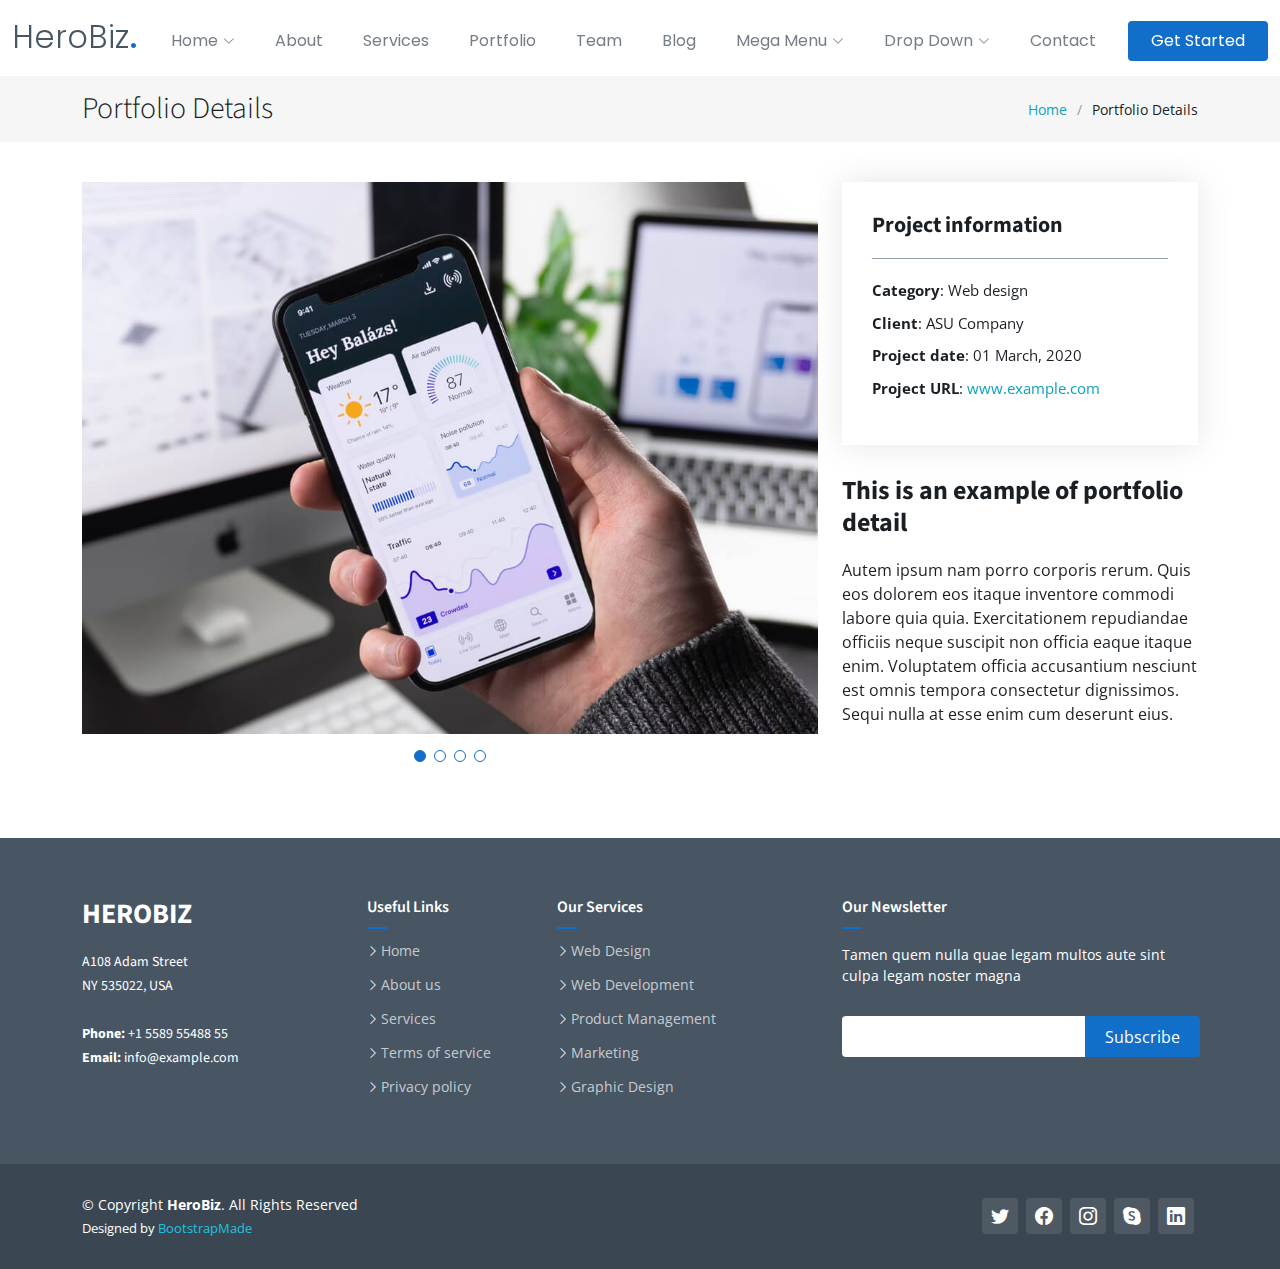
<file: YBMBRILiaN/portfolio-details.html>
<!DOCTYPE html>
<html lang="en">

<head>
  <meta charset="utf-8">
  <meta content="width=device-width, initial-scale=1.0" name="viewport">

  <title>Portfolio Details - HeroBiz Bootstrap Template</title>
  <meta content="" name="description">
  <meta content="" name="keywords">

  <!-- Favicons -->
  <link href="assets/img/favicon.png" rel="icon">
  <link href="assets/img/apple-touch-icon.png" rel="apple-touch-icon">

  <!-- Google Fonts -->
  <link rel="preconnect" href="https://fonts.googleapis.com">
  <link rel="preconnect" href="https://fonts.gstatic.com" crossorigin>
  <link href="https://fonts.googleapis.com/css2?family=Open+Sans:ital,wght@0,300;0,400;0,500;0,600;0,700;1,300;1,400;1,500;1,600;1,700&family=Poppins:ital,wght@0,300;0,400;0,500;0,600;0,700;1,300;1,400;1,500;1,600;1,700&family=Source+Sans+Pro:ital,wght@0,300;0,400;0,600;0,700;1,300;1,400;1,600;1,700&display=swap" rel="stylesheet">

  <!-- Vendor CSS Files -->
  <link href="assets/vendor/bootstrap/css/bootstrap.min.css" rel="stylesheet">
  <link href="assets/vendor/bootstrap-icons/bootstrap-icons.css" rel="stylesheet">
  <link href="assets/vendor/aos/aos.css" rel="stylesheet">
  <link href="assets/vendor/glightbox/css/glightbox.min.css" rel="stylesheet">
  <link href="assets/vendor/swiper/swiper-bundle.min.css" rel="stylesheet">

  <!-- Variables CSS Files. Uncomment your preferred color scheme -->
  <link href="assets/css/variables.css" rel="stylesheet">
  <!-- <link href="assets/css/variables-blue.css" rel="stylesheet"> -->
  <!-- <link href="assets/css/variables-green.css" rel="stylesheet"> -->
  <!-- <link href="assets/css/variables-orange.css" rel="stylesheet"> -->
  <!-- <link href="assets/css/variables-purple.css" rel="stylesheet"> -->
  <!-- <link href="assets/css/variables-red.css" rel="stylesheet"> -->
  <!-- <link href="assets/css/variables-pink.css" rel="stylesheet"> -->

  <!-- Template Main CSS File -->
  <link href="assets/css/main.css" rel="stylesheet">

  <!-- =======================================================
  * Template Name: HeroBiz - v2.1.0
  * Template URL: https://bootstrapmade.com/herobiz-bootstrap-business-template/
  * Author: BootstrapMade.com
  * License: https://bootstrapmade.com/license/
  ======================================================== -->
</head>

<body>

  <!-- ======= Header ======= -->
  <header id="header" class="header fixed-top" data-scrollto-offset="0">
    <div class="container-fluid d-flex align-items-center justify-content-between">

      <a href="index.html" class="logo d-flex align-items-center scrollto me-auto me-lg-0">
        <!-- Uncomment the line below if you also wish to use an image logo -->
        <!-- <img src="assets/img/logo.png" alt=""> -->
        <h1>HeroBiz<span>.</span></h1>
      </a>

      <nav id="navbar" class="navbar">
        <ul>

          <li class="dropdown"><a href="#"><span>Home</span> <i class="bi bi-chevron-down dropdown-indicator"></i></a>
            <ul>
              <li><a href="index.html">Home 1 - index.html</a></li>
              <li><a href="index-2.html">Home 2 - index-2.html</a></li>
              <li><a href="index-3.html">Home 3 - index-3.html</a></li>
              <li><a href="index-4.html">Home 4 - index-4.html</a></li>
            </ul>
          </li>

          <li><a class="nav-link scrollto" href="index.html#about">About</a></li>
          <li><a class="nav-link scrollto" href="index.html#services">Services</a></li>
          <li><a class="nav-link scrollto" href="index.html#portfolio">Portfolio</a></li>
          <li><a class="nav-link scrollto" href="index.html#team">Team</a></li>
          <li><a href="blog.html">Blog</a></li>
          <li class="dropdown megamenu"><a href="#"><span>Mega Menu</span> <i class="bi bi-chevron-down dropdown-indicator"></i></a>
            <ul>
              <li>
                <a href="#">Column 1 link 1</a>
                <a href="#">Column 1 link 2</a>
                <a href="#">Column 1 link 3</a>
              </li>
              <li>
                <a href="#">Column 2 link 1</a>
                <a href="#">Column 2 link 2</a>
                <a href="#">Column 3 link 3</a>
              </li>
              <li>
                <a href="#">Column 3 link 1</a>
                <a href="#">Column 3 link 2</a>
                <a href="#">Column 3 link 3</a>
              </li>
              <li>
                <a href="#">Column 4 link 1</a>
                <a href="#">Column 4 link 2</a>
                <a href="#">Column 4 link 3</a>
              </li>
            </ul>
          </li>
          <li class="dropdown"><a href="#"><span>Drop Down</span> <i class="bi bi-chevron-down dropdown-indicator"></i></a>
            <ul>
              <li><a href="#">Drop Down 1</a></li>
              <li class="dropdown"><a href="#"><span>Deep Drop Down</span> <i class="bi bi-chevron-down dropdown-indicator"></i></a>
                <ul>
                  <li><a href="#">Deep Drop Down 1</a></li>
                  <li><a href="#">Deep Drop Down 2</a></li>
                  <li><a href="#">Deep Drop Down 3</a></li>
                  <li><a href="#">Deep Drop Down 4</a></li>
                  <li><a href="#">Deep Drop Down 5</a></li>
                </ul>
              </li>
              <li><a href="#">Drop Down 2</a></li>
              <li><a href="#">Drop Down 3</a></li>
              <li><a href="#">Drop Down 4</a></li>
            </ul>
          </li>
          <li><a class="nav-link scrollto" href="index.html#contact">Contact</a></li>
        </ul>
        <i class="bi bi-list mobile-nav-toggle d-none"></i>
      </nav><!-- .navbar -->

      <a class="btn-getstarted scrollto" href="index.html#about">Get Started</a>

    </div>
  </header><!-- End Header -->

  <main id="main">

    <!-- ======= Breadcrumbs ======= -->
    <div class="breadcrumbs">
      <div class="container">

        <div class="d-flex justify-content-between align-items-center">
          <h2>Portfolio Details</h2>
          <ol>
            <li><a href="index.html">Home</a></li>
            <li>Portfolio Details</li>
          </ol>
        </div>

      </div>
    </div><!-- End Breadcrumbs -->

    <!-- ======= Portfolio Details Section ======= -->
    <section id="portfolio-details" class="portfolio-details">
      <div class="container" data-aos="fade-up">

        <div class="row gy-4">

          <div class="col-lg-8">
            <div class="portfolio-details-slider swiper">
              <div class="swiper-wrapper align-items-center">

                <div class="swiper-slide">
                  <img src="assets/img/portfolio/app-1.jpg" alt="">
                </div>

                <div class="swiper-slide">
                  <img src="assets/img/portfolio/product-1.jpg" alt="">
                </div>

                <div class="swiper-slide">
                  <img src="assets/img/portfolio/branding-1.jpg" alt="">
                </div>

                <div class="swiper-slide">
                  <img src="assets/img/portfolio/books-1.jpg" alt="">
                </div>

              </div>
              <div class="swiper-pagination"></div>
            </div>
          </div>

          <div class="col-lg-4">
            <div class="portfolio-info">
              <h3>Project information</h3>
              <ul>
                <li><strong>Category</strong>: Web design</li>
                <li><strong>Client</strong>: ASU Company</li>
                <li><strong>Project date</strong>: 01 March, 2020</li>
                <li><strong>Project URL</strong>: <a href="#">www.example.com</a></li>
              </ul>
            </div>
            <div class="portfolio-description">
              <h2>This is an example of portfolio detail</h2>
              <p>
                Autem ipsum nam porro corporis rerum. Quis eos dolorem eos itaque inventore commodi labore quia quia. Exercitationem repudiandae officiis neque suscipit non officia eaque itaque enim. Voluptatem officia accusantium nesciunt est omnis tempora consectetur dignissimos. Sequi nulla at esse enim cum deserunt eius.
              </p>
            </div>
          </div>

        </div>

      </div>
    </section><!-- End Portfolio Details Section -->

  </main><!-- End #main -->

  <!-- ======= Footer ======= -->
  <footer id="footer" class="footer">

    <div class="footer-content">
      <div class="container">
        <div class="row">

          <div class="col-lg-3 col-md-6">
            <div class="footer-info">
              <h3>HeroBiz</h3>
              <p>
                A108 Adam Street <br>
                NY 535022, USA<br><br>
                <strong>Phone:</strong> +1 5589 55488 55<br>
                <strong>Email:</strong> info@example.com<br>
              </p>
            </div>
          </div>

          <div class="col-lg-2 col-md-6 footer-links">
            <h4>Useful Links</h4>
            <ul>
              <li><i class="bi bi-chevron-right"></i> <a href="#">Home</a></li>
              <li><i class="bi bi-chevron-right"></i> <a href="#">About us</a></li>
              <li><i class="bi bi-chevron-right"></i> <a href="#">Services</a></li>
              <li><i class="bi bi-chevron-right"></i> <a href="#">Terms of service</a></li>
              <li><i class="bi bi-chevron-right"></i> <a href="#">Privacy policy</a></li>
            </ul>
          </div>

          <div class="col-lg-3 col-md-6 footer-links">
            <h4>Our Services</h4>
            <ul>
              <li><i class="bi bi-chevron-right"></i> <a href="#">Web Design</a></li>
              <li><i class="bi bi-chevron-right"></i> <a href="#">Web Development</a></li>
              <li><i class="bi bi-chevron-right"></i> <a href="#">Product Management</a></li>
              <li><i class="bi bi-chevron-right"></i> <a href="#">Marketing</a></li>
              <li><i class="bi bi-chevron-right"></i> <a href="#">Graphic Design</a></li>
            </ul>
          </div>

          <div class="col-lg-4 col-md-6 footer-newsletter">
            <h4>Our Newsletter</h4>
            <p>Tamen quem nulla quae legam multos aute sint culpa legam noster magna</p>
            <form action="" method="post">
              <input type="email" name="email"><input type="submit" value="Subscribe">
            </form>

          </div>

        </div>
      </div>
    </div>

    <div class="footer-legal text-center">
      <div class="container d-flex flex-column flex-lg-row justify-content-center justify-content-lg-between align-items-center">

        <div class="d-flex flex-column align-items-center align-items-lg-start">
          <div class="copyright">
            &copy; Copyright <strong><span>HeroBiz</span></strong>. All Rights Reserved
          </div>
          <div class="credits">
            <!-- All the links in the footer should remain intact. -->
            <!-- You can delete the links only if you purchased the pro version. -->
            <!-- Licensing information: https://bootstrapmade.com/license/ -->
            <!-- Purchase the pro version with working PHP/AJAX contact form: https://bootstrapmade.com/herobiz-bootstrap-business-template/ -->
            Designed by <a href="https://bootstrapmade.com/">BootstrapMade</a>
          </div>
        </div>

        <div class="social-links order-first order-lg-last mb-3 mb-lg-0">
          <a href="#" class="twitter"><i class="bi bi-twitter"></i></a>
          <a href="#" class="facebook"><i class="bi bi-facebook"></i></a>
          <a href="#" class="instagram"><i class="bi bi-instagram"></i></a>
          <a href="#" class="google-plus"><i class="bi bi-skype"></i></a>
          <a href="#" class="linkedin"><i class="bi bi-linkedin"></i></a>
        </div>

      </div>
    </div>

  </footer><!-- End Footer -->

  <a href="#" class="scroll-top d-flex align-items-center justify-content-center"><i class="bi bi-arrow-up-short"></i></a>

  <div id="preloader"></div>

  <!-- Vendor JS Files -->
  <script src="assets/vendor/bootstrap/js/bootstrap.bundle.min.js"></script>
  <script src="assets/vendor/aos/aos.js"></script>
  <script src="assets/vendor/glightbox/js/glightbox.min.js"></script>
  <script src="assets/vendor/isotope-layout/isotope.pkgd.min.js"></script>
  <script src="assets/vendor/swiper/swiper-bundle.min.js"></script>
  <script src="assets/vendor/php-email-form/validate.js"></script>

  <!-- Template Main JS File -->
  <script src="assets/js/main.js"></script>

</body>

</html>
</file>
<file: YBMBRILiaN/assets/css/variables.css>
/**
* Template Name: HeroBiz
* File: variables.css
* Description: Easily customize colors, typography, and other repetitive properties used in the template main stylesheet file main.css
* 
* Template URL: https://bootstrapmade.com/herobiz-bootstrap-business-template/
* Author: BootstrapMade.com
* License: https://bootstrapmade.com/license/
* 
* Contents:
* 1. HeroBiz template variables 
* 2. Override default Bootstrap variables
* 3. Set color and background class names
*
* Learn more about CSS variables at https://developer.mozilla.org/en-US/docs/Web/CSS/Using_CSS_custom_properties
*/

/*--------------------------------------------------------------
# 1. HeroBiz template variables 
--------------------------------------------------------------*/
:root {

  /* Fonts */
  --font-default: 'Open Sans', system-ui, -apple-system, "Segoe UI", Roboto, "Helvetica Neue", Arial, "Noto Sans", "Liberation Sans", sans-serif, "Apple Color Emoji", "Segoe UI Emoji", "Segoe UI Symbol", "Noto Color Emoji";
  --font-primary: 'Source Sans Pro', sans-serif;
  --font-secondary: 'Poppins', sans-serif;

  /* Colors */
  /* The *-rgb color names are simply the RGB converted value of the corresponding color for use in the rgba() function */

  /* Default text color */
  --color-default: #1a1f24;
  --color-default-rgb: 26, 31, 36;

  /* Defult links color */
  --color-links: #0ea2bd;
  --color-links-hover: #1ec3e0;

  /* Primay colors */
  --color-primary: #116EC9;
  --color-primary-light: #1ec3e0;
  --color-primary-dark: #0189a1;

  --color-primary-rgb: 14, 162, 189;
  --color-primary-light-rgb: 30, 195, 224;
  --color-primary-dark-rgb: 1, 137, 161;

  /* Secondary colors */
  --color-secondary: #485664;
  --color-secondary-light: #8f9fae;
  --color-secondary-dark: #3a4753;

  --color-secondary-rgb: 72, 86, 100;
  --color-secondary-light-rgb: 143, 159, 174;
  --color-secondary-dark-rgb: 58, 71, 83;

  /* General colors */
  --color-blue: #0d6efd;
  --color-blue-rgb: 13, 110, 253;

  --color-indigo: #6610f2;
  --color-indigo-rgb: 102, 16, 242;

  --color-purple: #6f42c1;
  --color-purple-rgb: 111, 66, 193;

  --color-pink: #f3268c;
  --color-pink-rgb: 243, 38, 140;

  --color-red: #df1529;
  --color-red-rgb: 223, 21, 4;

  --color-orange: #fd7e14;
  --color-orange-rgb: 253, 126, 20;

  --color-yellow: #ffc107;
  --color-yellow-rgb: 255, 193, 7;

  --color-green: #059652;
  --color-green-rgb: 5, 150, 82;

  --color-teal: #20c997;
  --color-teal-rgb: 32, 201, 151;

  --color-cyan: #0dcaf0;
  --color-cyan-rgb: 13, 202, 240;

  --color-white: #ffffff;
  --color-white-rgb: 255, 255, 255;

  --color-gray: #6c757d;
  --color-gray-rgb: 108, 117, 125;

  --color-black: #000000;
  --color-black-rgb: 0, 0, 0;

}

/*--------------------------------------------------------------
# 2. Override default Bootstrap variables
--------------------------------------------------------------*/
:root {

  --bs-blue: var(--color-blue);
  --bs-indigo: var(--color-indigo);
  --bs-purple: var(--color-purple);
  --bs-pink: var(--color-pink);
  --bs-red: var(--color-red);
  --bs-orange: var(--color-orange);
  --bs-yellow: var(--color-yellow);
  --bs-green: var(--color-green);
  --bs-teal: var(--color-teal);
  --bs-cyan: var(--color-cyan);
  --bs-white: var(--color-white);
  --bs-gray: var(--color-gray);
  --bs-gray-dark: #343a40;
  --bs-gray-100: #f8f9fa;
  --bs-gray-200: #e9ecef;
  --bs-gray-300: #dee2e6;
  --bs-gray-400: #ced4da;
  --bs-gray-500: #adb5bd;
  --bs-gray-600: #6c757d;
  --bs-gray-700: #495057;
  --bs-gray-800: #343a40;
  --bs-gray-900: #212529;
  --bs-primary: var(--color-blue);
  --bs-secondary: var(--color-blue);
  --bs-success: #198754;
  --bs-info: #0dcaf0;
  --bs-warning: #ffc107;
  --bs-danger: #dc3545;
  --bs-light: #f8f9fa;
  --bs-dark: #212529;
  --bs-primary-rgb: var(--color-primary-rgb);
  --bs-secondary-rgb: var(--color-secondary-rgb);
  --bs-success-rgb: 25, 135, 84;
  --bs-info-rgb: 13, 202, 240;
  --bs-warning-rgb: 255, 193, 7;
  --bs-danger-rgb: 220, 53, 69;
  --bs-light-rgb: 248, 249, 250;
  --bs-dark-rgb: 33, 37, 41;
  --bs-white-rgb: var(--color-white-rgb);
  --bs-black-rgb: var(--color-black-rgb);
  --bs-body-color-rgb: var(--color-default-rgb);
  --bs-body-bg-rgb: 255, 255, 255;
  --bs-font-sans-serif: var(--font-default);
  --bs-font-monospace: SFMono-Regular, Menlo, Monaco, Consolas, "Liberation Mono", "Courier New", monospace;
  --bs-gradient: linear-gradient(180deg, rgba(255, 255, 255, 0.15), rgba(255, 255, 255, 0));
  --bs-body-font-family: var(--font-default);
  --bs-body-font-size: 1rem;
  --bs-body-font-weight: 400;
  --bs-body-line-height: 1.5;
  --bs-body-color: var(--color-default);
  --bs-body-bg: #fff;

}

/*--------------------------------------------------------------
# 3. Set color and background class names
--------------------------------------------------------------*/
/* Fonts */
.font-default {
  font-family: var(--font-default) !important;
}

.font-primary {
  font-family: var(--font-primary) !important;
}

.font-secondary {
  font-family: var(--font-secondary) !important;
}

/* Text Colors */
.color-default {
  color: var(--color-default) !important;
}

.color-links {
  color: var(--color-links) !important;
}

.color-links:hover {
  color: var(--color-links-hover) !important;
}

.color-primary {
  color: var(--color-primary) !important;
}

.color-primary-light {
  color: var(--color-primary-light) !important;
}

.color-primary-dark {
  color: var(--color-primary-dark) !important;
}

.color-secondary {
  color: var(--color-secondary) !important;
}

.color-secondary-light {
  color: var(--color-secondary-light) !important;
}

.color-secondary-dark {
  color: var(--color-secondary-dark) !important;
}

.color-blue {
  color: var(--color-blue) !important;
}

.color-indigo {
  color: var(--color-indigo) !important;
}

.color-purple {
  color: var(--color-purple) !important;
}

.color-pink {
  color: var(--color-pink) !important;
}

.color-red {
  color: var(--color-red) !important;
}

.color-orange {
  color: var(--color-orange) !important;
}

.color-yellow {
  color: var(--color-yellow) !important;
}

.color-green {
  color: var(--color-green) !important;
}

.color-teal {
  color: var(--color-teal) !important;
}

.color-cyan {
  color: var(--color-cyan) !important;
}

.color-white {
  color: var(--color-white) !important;
}

.color-gray {
  color: var(--color-gray) !important;
}

.color-black {
  color: var(--color-black) !important;
}

/* Background Colors */
.bg-default {
  background-color: var(--color-default) !important;
}

.bg-primary {
  background-color: var(--color-primary) !important;
}

.bg-primary-light {
  background-color: var(--color-primary-light) !important;
}

.bg-primary-dark {
  background-color: var(--color-primary-dark) !important;
}

.bg-secondary {
  background-color: var(--color-secondary) !important;
}

.bg-secondary-light {
  background-color: var(--color-secondary-light) !important;
}

.bg-secondary-dark {
  background-color: var(--color-secondary-dark) !important;
}

.bg-blue {
  background-color: var(--color-blue) !important;
}

.bg-indigo {
  background-color: var(--color-indigo) !important;
}

.bg-purple {
  background-color: var(--color-purple) !important;
}

.bg-pink {
  background-color: var(--color-pink) !important;
}

.bg-red {
  background-color: var(--color-red) !important;
}

.bg-orange {
  background-color: var(--color-orange) !important;
}

.bg-yellow {
  background-color: var(--color-yellow) !important;
}

.bg-green {
  background-color: var(--color-green) !important;
}

.bg-teal {
  background-color: var(--color-teal) !important;
}

.bg-cyan {
  background-color: var(--color-cyan) !important;
}

.bg-white {
  background-color: var(--color-white) !important;
}

.bg-gray {
  background-color: var(--color-gray) !important;
}

.bg-black {
  background-color: var(--color-black) !important;
}
</file>
<file: YBMBRILiaN/assets/css/variables-blue.css>
/**
* Template Name: HeroBiz
* File: variables-blue.css
* Description: Easily customize colors, typography, and other repetitive properties used in the template main stylesheet file main.css
* 
* Template URL: https://bootstrapmade.com/herobiz-bootstrap-business-template/
* Author: BootstrapMade.com
* License: https://bootstrapmade.com/license/
* 
* Contents:
* 1. HeroBiz template variables 
* 2. Override default Bootstrap variables
* 3. Set color and background class names
*
* Learn more about CSS variables at https://developer.mozilla.org/en-US/docs/Web/CSS/Using_CSS_custom_properties
*/

/*--------------------------------------------------------------
# 1. HeroBiz template variables 
--------------------------------------------------------------*/
:root {

  /* Fonts */
  --font-default: 'Open Sans', system-ui, -apple-system, "Segoe UI", Roboto, "Helvetica Neue", Arial, "Noto Sans", "Liberation Sans", sans-serif, "Apple Color Emoji", "Segoe UI Emoji", "Segoe UI Symbol", "Noto Color Emoji";
  --font-primary: 'Source Sans Pro', sans-serif;
  --font-secondary: 'Poppins', sans-serif;

  /* Colors */
  /* The *-rgb color names are simply the RGB converted value of the corresponding color for use in the rgba() function */

  /* Default text color */
  --color-default: #1a1f24;
  --color-default-rgb: 26, 31, 36;

  /* Defult links color */
  --color-links: #3279fc;
  --color-links-hover: #4797ff;

  /* Primay colors */
  --color-primary: #3279fc;
  --color-primary-light: #4797ff;
  --color-primary-dark: #1c61e2;

  --color-primary-rgb: 50, 121, 252;
  --color-primary-light-rgb: 71, 151, 255;
  --color-primary-dark-rgb: 28, 97, 226;

  /* Secondary colors */
  --color-secondary: #5670a0;
  --color-secondary-light: #6e87b6;
  --color-secondary-dark: #3b5380;

  --color-secondary-rgb: 86, 112, 160;
  --color-secondary-light-rgb: 110, 135, 182;
  --color-secondary-dark-rgb: 59, 83, 128;

  /* General colors */
  --color-blue: #0d6efd;
  --color-blue-rgb: 13, 110, 253;

  --color-indigo: #6610f2;
  --color-indigo-rgb: 102, 16, 242;

  --color-purple: #6f42c1;
  --color-purple-rgb: 111, 66, 193;

  --color-pink: #f3268c;
  --color-pink-rgb: 243, 38, 140;

  --color-red: #df1529;
  --color-red-rgb: 223, 21, 4;

  --color-orange: #fd7e14;
  --color-orange-rgb: 253, 126, 20;

  --color-yellow: #ffc107;
  --color-yellow-rgb: 255, 193, 7;

  --color-green: #059652;
  --color-green-rgb: 5, 150, 82;

  --color-teal: #20c997;
  --color-teal-rgb: 32, 201, 151;

  --color-cyan: #0dcaf0;
  --color-cyan-rgb: 13, 202, 240;

  --color-white: #ffffff;
  --color-white-rgb: 255, 255, 255;

  --color-gray: #6c757d;
  --color-gray-rgb: 108, 117, 125;

  --color-black: #000000;
  --color-black-rgb: 0, 0, 0;
  
}

/*--------------------------------------------------------------
# 2. Override default Bootstrap variables
--------------------------------------------------------------*/
:root {

  --bs-blue: var(--color-blue);
  --bs-indigo: var(--color-indigo);
  --bs-purple: var(--color-purple);
  --bs-pink: var(--color-pink);
  --bs-red: var(--color-red);
  --bs-orange: var(--color-orange);
  --bs-yellow: var(--color-yellow);
  --bs-green: var(--color-green);
  --bs-teal: var(--color-teal);
  --bs-cyan: var(--color-cyan);
  --bs-white: var(--color-white);
  --bs-gray: var(--color-gray);
  --bs-gray-dark: #343a40;
  --bs-gray-100: #f8f9fa;
  --bs-gray-200: #e9ecef;
  --bs-gray-300: #dee2e6;
  --bs-gray-400: #ced4da;
  --bs-gray-500: #adb5bd;
  --bs-gray-600: #6c757d;
  --bs-gray-700: #495057;
  --bs-gray-800: #343a40;
  --bs-gray-900: #212529;
  --bs-primary: var(--color-blue);
  --bs-secondary: var(--color-blue);
  --bs-success: #198754;
  --bs-info: #0dcaf0;
  --bs-warning: #ffc107;
  --bs-danger: #dc3545;
  --bs-light: #f8f9fa;
  --bs-dark: #212529;
  --bs-primary-rgb: var(--color-primary-rgb);
  --bs-secondary-rgb: var(--color-secondary-rgb);
  --bs-success-rgb: 25, 135, 84;
  --bs-info-rgb: 13, 202, 240;
  --bs-warning-rgb: 255, 193, 7;
  --bs-danger-rgb: 220, 53, 69;
  --bs-light-rgb: 248, 249, 250;
  --bs-dark-rgb: 33, 37, 41;
  --bs-white-rgb: var(--color-white-rgb);
  --bs-black-rgb: var(--color-black-rgb);
  --bs-body-color-rgb: var(--color-default-rgb);
  --bs-body-bg-rgb: 255, 255, 255;
  --bs-font-sans-serif: var(--font-default);
  --bs-font-monospace: SFMono-Regular, Menlo, Monaco, Consolas, "Liberation Mono", "Courier New", monospace;
  --bs-gradient: linear-gradient(180deg, rgba(255, 255, 255, 0.15), rgba(255, 255, 255, 0));
  --bs-body-font-family: var(--font-default);
  --bs-body-font-size: 1rem;
  --bs-body-font-weight: 400;
  --bs-body-line-height: 1.5;
  --bs-body-color: var(--color-default);
  --bs-body-bg: #fff;

}

/*--------------------------------------------------------------
# 3. Set color and background class names
--------------------------------------------------------------*/
/* Fonts */
.font-default { font-family: var(--font-default) !important; }
.font-primary { font-family: var(--font-primary) !important;}
.font-secondary { font-family: var(--font-secondary) !important; }

/* Text Colors */
.color-default { color: var(--color-default) !important; }
.color-links { color: var(--color-links) !important; }
.color-links:hover { color: var(--color-links-hover) !important; }
.color-primary { color: var(--color-primary) !important; }
.color-primary-light { color: var(--color-primary-light) !important; }
.color-primary-dark { color: var(--color-primary-dark) !important; }
.color-secondary { color: var(--color-secondary) !important; }
.color-secondary-light { color: var(--color-secondary-light) !important; }
.color-secondary-dark { color: var(--color-secondary-dark) !important; }
.color-blue { color: var(--color-blue) !important; }
.color-indigo { color: var(--color-indigo) !important; }
.color-purple { color: var(--color-purple) !important; }
.color-pink { color: var(--color-pink) !important; }
.color-red { color: var(--color-red) !important; }
.color-orange { color: var(--color-orange) !important; }
.color-yellow { color: var(--color-yellow) !important; }
.color-green { color: var(--color-green) !important; }
.color-teal { color: var(--color-teal) !important; }
.color-cyan { color: var(--color-cyan) !important; }
.color-white { color: var(--color-white) !important; }
.color-gray { color: var(--color-gray) !important; }
.color-black { color: var(--color-black) !important; }

/* Background Colors */
.bg-default { background-color: var(--color-default) !important; }
.bg-primary { background-color: var(--color-primary) !important; }
.bg-primary-light { background-color: var(--color-primary-light) !important; }
.bg-primary-dark { background-color: var(--color-primary-dark) !important; }
.bg-secondary { background-color: var(--color-secondary) !important; }
.bg-secondary-light { background-color: var(--color-secondary-light) !important; }
.bg-secondary-dark { background-color: var(--color-secondary-dark) !important; }
.bg-blue { background-color: var(--color-blue) !important; }
.bg-indigo { background-color: var(--color-indigo) !important; }
.bg-purple { background-color: var(--color-purple) !important; }
.bg-pink { background-color: var(--color-pink) !important; }
.bg-red { background-color: var(--color-red) !important; }
.bg-orange { background-color: var(--color-orange) !important; }
.bg-yellow { background-color: var(--color-yellow) !important; }
.bg-green { background-color: var(--color-green) !important; }
.bg-teal { background-color: var(--color-teal) !important; }
.bg-cyan { background-color: var(--color-cyan) !important; }
.bg-white { background-color: var(--color-white) !important; }
.bg-gray { background-color: var(--color-gray) !important; }
.bg-black { background-color: var(--color-black) !important; }
</file>
<file: YBMBRILiaN/assets/css/variables-green.css>
/**
* Template Name: HeroBiz
* File: variables-green.css
* Description: Easily customize colors, typography, and other repetitive properties used in the template main stylesheet file main.css
* 
* Template URL: https://bootstrapmade.com/herobiz-bootstrap-business-template/
* Author: BootstrapMade.com
* License: https://bootstrapmade.com/license/
* 
* Contents:
* 1. HeroBiz template variables 
* 2. Override default Bootstrap variables
* 3. Set color and background class names
*
* Learn more about CSS variables at https://developer.mozilla.org/en-US/docs/Web/CSS/Using_CSS_custom_properties
*/

/*--------------------------------------------------------------
# 1. HeroBiz template variables 
--------------------------------------------------------------*/
:root {

  /* Fonts */
  --font-default: 'Open Sans', system-ui, -apple-system, "Segoe UI", Roboto, "Helvetica Neue", Arial, "Noto Sans", "Liberation Sans", sans-serif, "Apple Color Emoji", "Segoe UI Emoji", "Segoe UI Symbol", "Noto Color Emoji";
  --font-primary: 'Source Sans Pro', sans-serif;
  --font-secondary: 'Poppins', sans-serif;

  /* Colors */
  /* The *-rgb color names are simply the RGB converted value of the corresponding color for use in the rgba() function */

  /* Default text color */
  --color-default: #1a1f24;
  --color-default-rgb: 26, 31, 36;

  /* Defult links color */
  --color-links: #05c46b;
  --color-links-hover: #1de789;

  /* Primay colors */
  --color-primary: #05c46b;
  --color-primary-light: #1de789;
  --color-primary-dark: #01a156;

  --color-primary-rgb: 5, 196, 107;
  --color-primary-light-rgb: 29, 231, 137;
  --color-primary-dark-rgb: 1, 161, 86;

  /* Secondary colors */
  --color-secondary: #485664;
  --color-secondary-light: #8f9fae;
  --color-secondary-dark: #3a4753;

  --color-secondary-rgb: 72, 86, 100;
  --color-secondary-light-rgb: 143, 159, 174;
  --color-secondary-dark-rgb: 58, 71, 83;

  /* General colors */
  --color-blue: #0d6efd;
  --color-blue-rgb: 13, 110, 253;

  --color-indigo: #6610f2;
  --color-indigo-rgb: 102, 16, 242;

  --color-purple: #6f42c1;
  --color-purple-rgb: 111, 66, 193;

  --color-pink: #f3268c;
  --color-pink-rgb: 243, 38, 140;

  --color-red: #df1529;
  --color-red-rgb: 223, 21, 4;

  --color-orange: #fd7e14;
  --color-orange-rgb: 253, 126, 20;

  --color-yellow: #ffc107;
  --color-yellow-rgb: 255, 193, 7;

  --color-green: #059652;
  --color-green-rgb: 5, 150, 82;

  --color-teal: #20c997;
  --color-teal-rgb: 32, 201, 151;

  --color-cyan: #0dcaf0;
  --color-cyan-rgb: 13, 202, 240;

  --color-white: #ffffff;
  --color-white-rgb: 255, 255, 255;

  --color-gray: #6c757d;
  --color-gray-rgb: 108, 117, 125;

  --color-black: #000000;
  --color-black-rgb: 0, 0, 0;
  
}

/*--------------------------------------------------------------
# 2. Override default Bootstrap variables
--------------------------------------------------------------*/
:root {

  --bs-blue: var(--color-blue);
  --bs-indigo: var(--color-indigo);
  --bs-purple: var(--color-purple);
  --bs-pink: var(--color-pink);
  --bs-red: var(--color-red);
  --bs-orange: var(--color-orange);
  --bs-yellow: var(--color-yellow);
  --bs-green: var(--color-green);
  --bs-teal: var(--color-teal);
  --bs-cyan: var(--color-cyan);
  --bs-white: var(--color-white);
  --bs-gray: var(--color-gray);
  --bs-gray-dark: #343a40;
  --bs-gray-100: #f8f9fa;
  --bs-gray-200: #e9ecef;
  --bs-gray-300: #dee2e6;
  --bs-gray-400: #ced4da;
  --bs-gray-500: #adb5bd;
  --bs-gray-600: #6c757d;
  --bs-gray-700: #495057;
  --bs-gray-800: #343a40;
  --bs-gray-900: #212529;
  --bs-primary: var(--color-blue);
  --bs-secondary: var(--color-blue);
  --bs-success: #198754;
  --bs-info: #0dcaf0;
  --bs-warning: #ffc107;
  --bs-danger: #dc3545;
  --bs-light: #f8f9fa;
  --bs-dark: #212529;
  --bs-primary-rgb: var(--color-primary-rgb);
  --bs-secondary-rgb: var(--color-secondary-rgb);
  --bs-success-rgb: 25, 135, 84;
  --bs-info-rgb: 13, 202, 240;
  --bs-warning-rgb: 255, 193, 7;
  --bs-danger-rgb: 220, 53, 69;
  --bs-light-rgb: 248, 249, 250;
  --bs-dark-rgb: 33, 37, 41;
  --bs-white-rgb: var(--color-white-rgb);
  --bs-black-rgb: var(--color-black-rgb);
  --bs-body-color-rgb: var(--color-default-rgb);
  --bs-body-bg-rgb: 255, 255, 255;
  --bs-font-sans-serif: var(--font-default);
  --bs-font-monospace: SFMono-Regular, Menlo, Monaco, Consolas, "Liberation Mono", "Courier New", monospace;
  --bs-gradient: linear-gradient(180deg, rgba(255, 255, 255, 0.15), rgba(255, 255, 255, 0));
  --bs-body-font-family: var(--font-default);
  --bs-body-font-size: 1rem;
  --bs-body-font-weight: 400;
  --bs-body-line-height: 1.5;
  --bs-body-color: var(--color-default);
  --bs-body-bg: #fff;

}

/*--------------------------------------------------------------
# 3. Set color and background class names
--------------------------------------------------------------*/
/* Fonts */
.font-default { font-family: var(--font-default) !important; }
.font-primary { font-family: var(--font-primary) !important;}
.font-secondary { font-family: var(--font-secondary) !important; }

/* Text Colors */
.color-default { color: var(--color-default) !important; }
.color-links { color: var(--color-links) !important; }
.color-links:hover { color: var(--color-links-hover) !important; }
.color-primary { color: var(--color-primary) !important; }
.color-primary-light { color: var(--color-primary-light) !important; }
.color-primary-dark { color: var(--color-primary-dark) !important; }
.color-secondary { color: var(--color-secondary) !important; }
.color-secondary-light { color: var(--color-secondary-light) !important; }
.color-secondary-dark { color: var(--color-secondary-dark) !important; }
.color-blue { color: var(--color-blue) !important; }
.color-indigo { color: var(--color-indigo) !important; }
.color-purple { color: var(--color-purple) !important; }
.color-pink { color: var(--color-pink) !important; }
.color-red { color: var(--color-red) !important; }
.color-orange { color: var(--color-orange) !important; }
.color-yellow { color: var(--color-yellow) !important; }
.color-green { color: var(--color-green) !important; }
.color-teal { color: var(--color-teal) !important; }
.color-cyan { color: var(--color-cyan) !important; }
.color-white { color: var(--color-white) !important; }
.color-gray { color: var(--color-gray) !important; }
.color-black { color: var(--color-black) !important; }

/* Background Colors */
.bg-default { background-color: var(--color-default) !important; }
.bg-primary { background-color: var(--color-primary) !important; }
.bg-primary-light { background-color: var(--color-primary-light) !important; }
.bg-primary-dark { background-color: var(--color-primary-dark) !important; }
.bg-secondary { background-color: var(--color-secondary) !important; }
.bg-secondary-light { background-color: var(--color-secondary-light) !important; }
.bg-secondary-dark { background-color: var(--color-secondary-dark) !important; }
.bg-blue { background-color: var(--color-blue) !important; }
.bg-indigo { background-color: var(--color-indigo) !important; }
.bg-purple { background-color: var(--color-purple) !important; }
.bg-pink { background-color: var(--color-pink) !important; }
.bg-red { background-color: var(--color-red) !important; }
.bg-orange { background-color: var(--color-orange) !important; }
.bg-yellow { background-color: var(--color-yellow) !important; }
.bg-green { background-color: var(--color-green) !important; }
.bg-teal { background-color: var(--color-teal) !important; }
.bg-cyan { background-color: var(--color-cyan) !important; }
.bg-white { background-color: var(--color-white) !important; }
.bg-gray { background-color: var(--color-gray) !important; }
.bg-black { background-color: var(--color-black) !important; }
</file>
<file: YBMBRILiaN/assets/css/variables-orange.css>
/**
* Template Name: HeroBiz
* File: variables-orange.css
* Description: Easily customize colors, typography, and other repetitive properties used in the template main stylesheet file main.css
* 
* Template URL: https://bootstrapmade.com/herobiz-bootstrap-business-template/
* Author: BootstrapMade.com
* License: https://bootstrapmade.com/license/
* 
* Contents:
* 1. HeroBiz template variables 
* 2. Override default Bootstrap variables
* 3. Set color and background class names
*
* Learn more about CSS variables at https://developer.mozilla.org/en-US/docs/Web/CSS/Using_CSS_custom_properties
*/

/*--------------------------------------------------------------
# 1. HeroBiz template variables 
--------------------------------------------------------------*/
:root {

  /* Fonts */
  --font-default: 'Open Sans', system-ui, -apple-system, "Segoe UI", Roboto, "Helvetica Neue", Arial, "Noto Sans", "Liberation Sans", sans-serif, "Apple Color Emoji", "Segoe UI Emoji", "Segoe UI Symbol", "Noto Color Emoji";
  --font-primary: 'Source Sans Pro', sans-serif;
  --font-secondary: 'Poppins', sans-serif;

  /* Colors */
  /* The *-rgb color names are simply the RGB converted value of the corresponding color for use in the rgba() function */

  /* Default text color */
  --color-default: #1a1f24;
  --color-default-rgb: 26, 31, 36;

  /* Defult links color */
  --color-links: #f97233;
  --color-links-hover: #fa9160;

  /* Primay colors */
  --color-primary: #f97233;
  --color-primary-light: #fb9b6e;
  --color-primary-dark: #e54d07;

  --color-primary-rgb: 249, 114, 51;
  --color-primary-light-rgb: 251, 155, 110;
  --color-primary-dark-rgb: 229, 77, 7;

  /* Secondary colors */
  --color-secondary: #485664;
  --color-secondary-light: #8f9fae;
  --color-secondary-dark: #3a4753;

  --color-secondary-rgb: 72, 86, 100;
  --color-secondary-light-rgb: 143, 159, 174;
  --color-secondary-dark-rgb: 58, 71, 83;

  /* General colors */
  --color-blue: #0d6efd;
  --color-blue-rgb: 13, 110, 253;

  --color-indigo: #6610f2;
  --color-indigo-rgb: 102, 16, 242;

  --color-purple: #6f42c1;
  --color-purple-rgb: 111, 66, 193;

  --color-pink: #f3268c;
  --color-pink-rgb: 243, 38, 140;

  --color-red: #df1529;
  --color-red-rgb: 223, 21, 4;

  --color-orange: #fd7e14;
  --color-orange-rgb: 253, 126, 20;

  --color-yellow: #ffc107;
  --color-yellow-rgb: 255, 193, 7;

  --color-green: #059652;
  --color-green-rgb: 5, 150, 82;

  --color-teal: #20c997;
  --color-teal-rgb: 32, 201, 151;

  --color-cyan: #0dcaf0;
  --color-cyan-rgb: 13, 202, 240;

  --color-white: #ffffff;
  --color-white-rgb: 255, 255, 255;

  --color-gray: #6c757d;
  --color-gray-rgb: 108, 117, 125;

  --color-black: #000000;
  --color-black-rgb: 0, 0, 0;
  
}

/*--------------------------------------------------------------
# 2. Override default Bootstrap variables
--------------------------------------------------------------*/
:root {

  --bs-blue: var(--color-blue);
  --bs-indigo: var(--color-indigo);
  --bs-purple: var(--color-purple);
  --bs-pink: var(--color-pink);
  --bs-red: var(--color-red);
  --bs-orange: var(--color-orange);
  --bs-yellow: var(--color-yellow);
  --bs-green: var(--color-green);
  --bs-teal: var(--color-teal);
  --bs-cyan: var(--color-cyan);
  --bs-white: var(--color-white);
  --bs-gray: var(--color-gray);
  --bs-gray-dark: #343a40;
  --bs-gray-100: #f8f9fa;
  --bs-gray-200: #e9ecef;
  --bs-gray-300: #dee2e6;
  --bs-gray-400: #ced4da;
  --bs-gray-500: #adb5bd;
  --bs-gray-600: #6c757d;
  --bs-gray-700: #495057;
  --bs-gray-800: #343a40;
  --bs-gray-900: #212529;
  --bs-primary: var(--color-blue);
  --bs-secondary: var(--color-blue);
  --bs-success: #198754;
  --bs-info: #0dcaf0;
  --bs-warning: #ffc107;
  --bs-danger: #dc3545;
  --bs-light: #f8f9fa;
  --bs-dark: #212529;
  --bs-primary-rgb: var(--color-primary-rgb);
  --bs-secondary-rgb: var(--color-secondary-rgb);
  --bs-success-rgb: 25, 135, 84;
  --bs-info-rgb: 13, 202, 240;
  --bs-warning-rgb: 255, 193, 7;
  --bs-danger-rgb: 220, 53, 69;
  --bs-light-rgb: 248, 249, 250;
  --bs-dark-rgb: 33, 37, 41;
  --bs-white-rgb: var(--color-white-rgb);
  --bs-black-rgb: var(--color-black-rgb);
  --bs-body-color-rgb: var(--color-default-rgb);
  --bs-body-bg-rgb: 255, 255, 255;
  --bs-font-sans-serif: var(--font-default);
  --bs-font-monospace: SFMono-Regular, Menlo, Monaco, Consolas, "Liberation Mono", "Courier New", monospace;
  --bs-gradient: linear-gradient(180deg, rgba(255, 255, 255, 0.15), rgba(255, 255, 255, 0));
  --bs-body-font-family: var(--font-default);
  --bs-body-font-size: 1rem;
  --bs-body-font-weight: 400;
  --bs-body-line-height: 1.5;
  --bs-body-color: var(--color-default);
  --bs-body-bg: #fff;

}

/*--------------------------------------------------------------
# 3. Set color and background class names
--------------------------------------------------------------*/
/* Fonts */
.font-default { font-family: var(--font-default) !important; }
.font-primary { font-family: var(--font-primary) !important;}
.font-secondary { font-family: var(--font-secondary) !important; }

/* Text Colors */
.color-default { color: var(--color-default) !important; }
.color-links { color: var(--color-links) !important; }
.color-links:hover { color: var(--color-links-hover) !important; }
.color-primary { color: var(--color-primary) !important; }
.color-primary-light { color: var(--color-primary-light) !important; }
.color-primary-dark { color: var(--color-primary-dark) !important; }
.color-secondary { color: var(--color-secondary) !important; }
.color-secondary-light { color: var(--color-secondary-light) !important; }
.color-secondary-dark { color: var(--color-secondary-dark) !important; }
.color-blue { color: var(--color-blue) !important; }
.color-indigo { color: var(--color-indigo) !important; }
.color-purple { color: var(--color-purple) !important; }
.color-pink { color: var(--color-pink) !important; }
.color-red { color: var(--color-red) !important; }
.color-orange { color: var(--color-orange) !important; }
.color-yellow { color: var(--color-yellow) !important; }
.color-green { color: var(--color-green) !important; }
.color-teal { color: var(--color-teal) !important; }
.color-cyan { color: var(--color-cyan) !important; }
.color-white { color: var(--color-white) !important; }
.color-gray { color: var(--color-gray) !important; }
.color-black { color: var(--color-black) !important; }

/* Background Colors */
.bg-default { background-color: var(--color-default) !important; }
.bg-primary { background-color: var(--color-primary) !important; }
.bg-primary-light { background-color: var(--color-primary-light) !important; }
.bg-primary-dark { background-color: var(--color-primary-dark) !important; }
.bg-secondary { background-color: var(--color-secondary) !important; }
.bg-secondary-light { background-color: var(--color-secondary-light) !important; }
.bg-secondary-dark { background-color: var(--color-secondary-dark) !important; }
.bg-blue { background-color: var(--color-blue) !important; }
.bg-indigo { background-color: var(--color-indigo) !important; }
.bg-purple { background-color: var(--color-purple) !important; }
.bg-pink { background-color: var(--color-pink) !important; }
.bg-red { background-color: var(--color-red) !important; }
.bg-orange { background-color: var(--color-orange) !important; }
.bg-yellow { background-color: var(--color-yellow) !important; }
.bg-green { background-color: var(--color-green) !important; }
.bg-teal { background-color: var(--color-teal) !important; }
.bg-cyan { background-color: var(--color-cyan) !important; }
.bg-white { background-color: var(--color-white) !important; }
.bg-gray { background-color: var(--color-gray) !important; }
.bg-black { background-color: var(--color-black) !important; }
</file>
<file: YBMBRILiaN/assets/css/variables-purple.css>
/**
* Template Name: HeroBiz
* File: variables-purple.css
* Description: Easily customize colors, typography, and other repetitive properties used in the template main stylesheet file main.css
* 
* Template URL: https://bootstrapmade.com/herobiz-bootstrap-business-template/
* Author: BootstrapMade.com
* License: https://bootstrapmade.com/license/
* 
* Contents:
* 1. HeroBiz template variables 
* 2. Override default Bootstrap variables
* 3. Set color and background class names
*
* Learn more about CSS variables at https://developer.mozilla.org/en-US/docs/Web/CSS/Using_CSS_custom_properties
*/

/*--------------------------------------------------------------
# 1. HeroBiz template variables 
--------------------------------------------------------------*/
:root {

  /* Fonts */
  --font-default: 'Open Sans', system-ui, -apple-system, "Segoe UI", Roboto, "Helvetica Neue", Arial, "Noto Sans", "Liberation Sans", sans-serif, "Apple Color Emoji", "Segoe UI Emoji", "Segoe UI Symbol", "Noto Color Emoji";
  --font-primary: 'Source Sans Pro', sans-serif;
  --font-secondary: 'Poppins', sans-serif;

  /* Colors */
  /* The *-rgb color names are simply the RGB converted value of the corresponding color for use in the rgba() function */

  /* Default text color */
  --color-default: #1a1f24;
  --color-default-rgb: 26, 31, 36;

  /* Defult links color */
  --color-links: #6261c5;
  --color-links-hover: #7d7bfd;

  /* Primay colors */
  --color-primary: #6261c5;
  --color-primary-light: #7d7bfd;
  --color-primary-dark: #4b49aa;

  --color-primary-rgb: 98, 97, 197;
  --color-primary-light-rgb: 125, 123, 253;
  --color-primary-dark-rgb: 75, 73, 170;

  /* Secondary colors */
  --color-secondary: #56556b;
  --color-secondary-light: #7c7b94;
  --color-secondary-dark: #343346;

  --color-secondary-rgb: 86, 85, 107;
  --color-secondary-light-rgb: 124, 123, 148;
  --color-secondary-dark-rgb: 52, 51, 70;

  /* General colors */
  --color-blue: #0d6efd;
  --color-blue-rgb: 13, 110, 253;

  --color-indigo: #6610f2;
  --color-indigo-rgb: 102, 16, 242;

  --color-purple: #6f42c1;
  --color-purple-rgb: 111, 66, 193;

  --color-pink: #f3268c;
  --color-pink-rgb: 243, 38, 140;

  --color-red: #df1529;
  --color-red-rgb: 223, 21, 4;

  --color-orange: #fd7e14;
  --color-orange-rgb: 253, 126, 20;

  --color-yellow: #ffc107;
  --color-yellow-rgb: 255, 193, 7;

  --color-green: #059652;
  --color-green-rgb: 5, 150, 82;

  --color-teal: #20c997;
  --color-teal-rgb: 32, 201, 151;

  --color-cyan: #0dcaf0;
  --color-cyan-rgb: 13, 202, 240;

  --color-white: #ffffff;
  --color-white-rgb: 255, 255, 255;

  --color-gray: #6c757d;
  --color-gray-rgb: 108, 117, 125;

  --color-black: #000000;
  --color-black-rgb: 0, 0, 0;
  
}

/*--------------------------------------------------------------
# 2. Override default Bootstrap variables
--------------------------------------------------------------*/
:root {

  --bs-blue: var(--color-blue);
  --bs-indigo: var(--color-indigo);
  --bs-purple: var(--color-purple);
  --bs-pink: var(--color-pink);
  --bs-red: var(--color-red);
  --bs-orange: var(--color-orange);
  --bs-yellow: var(--color-yellow);
  --bs-green: var(--color-green);
  --bs-teal: var(--color-teal);
  --bs-cyan: var(--color-cyan);
  --bs-white: var(--color-white);
  --bs-gray: var(--color-gray);
  --bs-gray-dark: #343a40;
  --bs-gray-100: #f8f9fa;
  --bs-gray-200: #e9ecef;
  --bs-gray-300: #dee2e6;
  --bs-gray-400: #ced4da;
  --bs-gray-500: #adb5bd;
  --bs-gray-600: #6c757d;
  --bs-gray-700: #495057;
  --bs-gray-800: #343a40;
  --bs-gray-900: #212529;
  --bs-primary: var(--color-blue);
  --bs-secondary: var(--color-blue);
  --bs-success: #198754;
  --bs-info: #0dcaf0;
  --bs-warning: #ffc107;
  --bs-danger: #dc3545;
  --bs-light: #f8f9fa;
  --bs-dark: #212529;
  --bs-primary-rgb: var(--color-primary-rgb);
  --bs-secondary-rgb: var(--color-secondary-rgb);
  --bs-success-rgb: 25, 135, 84;
  --bs-info-rgb: 13, 202, 240;
  --bs-warning-rgb: 255, 193, 7;
  --bs-danger-rgb: 220, 53, 69;
  --bs-light-rgb: 248, 249, 250;
  --bs-dark-rgb: 33, 37, 41;
  --bs-white-rgb: var(--color-white-rgb);
  --bs-black-rgb: var(--color-black-rgb);
  --bs-body-color-rgb: var(--color-default-rgb);
  --bs-body-bg-rgb: 255, 255, 255;
  --bs-font-sans-serif: var(--font-default);
  --bs-font-monospace: SFMono-Regular, Menlo, Monaco, Consolas, "Liberation Mono", "Courier New", monospace;
  --bs-gradient: linear-gradient(180deg, rgba(255, 255, 255, 0.15), rgba(255, 255, 255, 0));
  --bs-body-font-family: var(--font-default);
  --bs-body-font-size: 1rem;
  --bs-body-font-weight: 400;
  --bs-body-line-height: 1.5;
  --bs-body-color: var(--color-default);
  --bs-body-bg: #fff;

}

/*--------------------------------------------------------------
# 3. Set color and background class names
--------------------------------------------------------------*/
/* Fonts */
.font-default { font-family: var(--font-default) !important; }
.font-primary { font-family: var(--font-primary) !important;}
.font-secondary { font-family: var(--font-secondary) !important; }

/* Text Colors */
.color-default { color: var(--color-default) !important; }
.color-links { color: var(--color-links) !important; }
.color-links:hover { color: var(--color-links-hover) !important; }
.color-primary { color: var(--color-primary) !important; }
.color-primary-light { color: var(--color-primary-light) !important; }
.color-primary-dark { color: var(--color-primary-dark) !important; }
.color-secondary { color: var(--color-secondary) !important; }
.color-secondary-light { color: var(--color-secondary-light) !important; }
.color-secondary-dark { color: var(--color-secondary-dark) !important; }
.color-blue { color: var(--color-blue) !important; }
.color-indigo { color: var(--color-indigo) !important; }
.color-purple { color: var(--color-purple) !important; }
.color-pink { color: var(--color-pink) !important; }
.color-red { color: var(--color-red) !important; }
.color-orange { color: var(--color-orange) !important; }
.color-yellow { color: var(--color-yellow) !important; }
.color-green { color: var(--color-green) !important; }
.color-teal { color: var(--color-teal) !important; }
.color-cyan { color: var(--color-cyan) !important; }
.color-white { color: var(--color-white) !important; }
.color-gray { color: var(--color-gray) !important; }
.color-black { color: var(--color-black) !important; }

/* Background Colors */
.bg-default { background-color: var(--color-default) !important; }
.bg-primary { background-color: var(--color-primary) !important; }
.bg-primary-light { background-color: var(--color-primary-light) !important; }
.bg-primary-dark { background-color: var(--color-primary-dark) !important; }
.bg-secondary { background-color: var(--color-secondary) !important; }
.bg-secondary-light { background-color: var(--color-secondary-light) !important; }
.bg-secondary-dark { background-color: var(--color-secondary-dark) !important; }
.bg-blue { background-color: var(--color-blue) !important; }
.bg-indigo { background-color: var(--color-indigo) !important; }
.bg-purple { background-color: var(--color-purple) !important; }
.bg-pink { background-color: var(--color-pink) !important; }
.bg-red { background-color: var(--color-red) !important; }
.bg-orange { background-color: var(--color-orange) !important; }
.bg-yellow { background-color: var(--color-yellow) !important; }
.bg-green { background-color: var(--color-green) !important; }
.bg-teal { background-color: var(--color-teal) !important; }
.bg-cyan { background-color: var(--color-cyan) !important; }
.bg-white { background-color: var(--color-white) !important; }
.bg-gray { background-color: var(--color-gray) !important; }
.bg-black { background-color: var(--color-black) !important; }
</file>
<file: YBMBRILiaN/assets/css/variables-red.css>
/**
* Template Name: HeroBiz
* File: variables-red.css
* Description: Easily customize colors, typography, and other repetitive properties used in the template main stylesheet file main.css
* 
* Template URL: https://bootstrapmade.com/herobiz-bootstrap-business-template/
* Author: BootstrapMade.com
* License: https://bootstrapmade.com/license/
* 
* Contents:
* 1. HeroBiz template variables 
* 2. Override default Bootstrap variables
* 3. Set color and background class names
*
* Learn more about CSS variables at https://developer.mozilla.org/en-US/docs/Web/CSS/Using_CSS_custom_properties
*/

/*--------------------------------------------------------------
# 1. HeroBiz template variables 
--------------------------------------------------------------*/
:root {

  /* Fonts */
  --font-default: 'Open Sans', system-ui, -apple-system, "Segoe UI", Roboto, "Helvetica Neue", Arial, "Noto Sans", "Liberation Sans", sans-serif, "Apple Color Emoji", "Segoe UI Emoji", "Segoe UI Symbol", "Noto Color Emoji";
  --font-primary: 'Source Sans Pro', sans-serif;
  --font-secondary: 'Poppins', sans-serif;

  /* Colors */
  /* The *-rgb color names are simply the RGB converted value of the corresponding color for use in the rgba() function */

  /* Default text color */
  --color-default: #1a1f24;
  --color-default-rgb: 26, 31, 36;

  /* Defult links color */
  --color-links: #df1529;
  --color-links-hover: #ff2b2b;

  /* Primay colors */
  --color-primary: #df1529;
  --color-primary-light: #ff2b2b;
  --color-primary-dark: #c00719;

  --color-primary-rgb: 223, 21, 41;
  --color-primary-light-rgb: 255, 43, 43;
  --color-primary-dark-rgb: 192, 7, 25;

  /* Secondary colors */
  --color-secondary: #485664;
  --color-secondary-light: #8f9fae;
  --color-secondary-dark: #3a4753;

  --color-secondary-rgb: 72, 86, 100;
  --color-secondary-light-rgb: 143, 159, 174;
  --color-secondary-dark-rgb: 58, 71, 83;

  /* General colors */
  --color-blue: #0d6efd;
  --color-blue-rgb: 13, 110, 253;

  --color-indigo: #6610f2;
  --color-indigo-rgb: 102, 16, 242;

  --color-purple: #6f42c1;
  --color-purple-rgb: 111, 66, 193;

  --color-pink: #f3268c;
  --color-pink-rgb: 243, 38, 140;

  --color-red: #df1529;
  --color-red-rgb: 223, 21, 4;

  --color-orange: #fd7e14;
  --color-orange-rgb: 253, 126, 20;

  --color-yellow: #ffc107;
  --color-yellow-rgb: 255, 193, 7;

  --color-green: #059652;
  --color-green-rgb: 5, 150, 82;

  --color-teal: #20c997;
  --color-teal-rgb: 32, 201, 151;

  --color-cyan: #0dcaf0;
  --color-cyan-rgb: 13, 202, 240;

  --color-white: #ffffff;
  --color-white-rgb: 255, 255, 255;

  --color-gray: #6c757d;
  --color-gray-rgb: 108, 117, 125;

  --color-black: #000000;
  --color-black-rgb: 0, 0, 0;
  
}

/*--------------------------------------------------------------
# 2. Override default Bootstrap variables
--------------------------------------------------------------*/
:root {

  --bs-blue: var(--color-blue);
  --bs-indigo: var(--color-indigo);
  --bs-purple: var(--color-purple);
  --bs-pink: var(--color-pink);
  --bs-red: var(--color-red);
  --bs-orange: var(--color-orange);
  --bs-yellow: var(--color-yellow);
  --bs-green: var(--color-green);
  --bs-teal: var(--color-teal);
  --bs-cyan: var(--color-cyan);
  --bs-white: var(--color-white);
  --bs-gray: var(--color-gray);
  --bs-gray-dark: #343a40;
  --bs-gray-100: #f8f9fa;
  --bs-gray-200: #e9ecef;
  --bs-gray-300: #dee2e6;
  --bs-gray-400: #ced4da;
  --bs-gray-500: #adb5bd;
  --bs-gray-600: #6c757d;
  --bs-gray-700: #495057;
  --bs-gray-800: #343a40;
  --bs-gray-900: #212529;
  --bs-primary: var(--color-blue);
  --bs-secondary: var(--color-blue);
  --bs-success: #198754;
  --bs-info: #0dcaf0;
  --bs-warning: #ffc107;
  --bs-danger: #dc3545;
  --bs-light: #f8f9fa;
  --bs-dark: #212529;
  --bs-primary-rgb: var(--color-primary-rgb);
  --bs-secondary-rgb: var(--color-secondary-rgb);
  --bs-success-rgb: 25, 135, 84;
  --bs-info-rgb: 13, 202, 240;
  --bs-warning-rgb: 255, 193, 7;
  --bs-danger-rgb: 220, 53, 69;
  --bs-light-rgb: 248, 249, 250;
  --bs-dark-rgb: 33, 37, 41;
  --bs-white-rgb: var(--color-white-rgb);
  --bs-black-rgb: var(--color-black-rgb);
  --bs-body-color-rgb: var(--color-default-rgb);
  --bs-body-bg-rgb: 255, 255, 255;
  --bs-font-sans-serif: var(--font-default);
  --bs-font-monospace: SFMono-Regular, Menlo, Monaco, Consolas, "Liberation Mono", "Courier New", monospace;
  --bs-gradient: linear-gradient(180deg, rgba(255, 255, 255, 0.15), rgba(255, 255, 255, 0));
  --bs-body-font-family: var(--font-default);
  --bs-body-font-size: 1rem;
  --bs-body-font-weight: 400;
  --bs-body-line-height: 1.5;
  --bs-body-color: var(--color-default);
  --bs-body-bg: #fff;

}

/*--------------------------------------------------------------
# 3. Set color and background class names
--------------------------------------------------------------*/
/* Fonts */
.font-default { font-family: var(--font-default) !important; }
.font-primary { font-family: var(--font-primary) !important;}
.font-secondary { font-family: var(--font-secondary) !important; }

/* Text Colors */
.color-default { color: var(--color-default) !important; }
.color-links { color: var(--color-links) !important; }
.color-links:hover { color: var(--color-links-hover) !important; }
.color-primary { color: var(--color-primary) !important; }
.color-primary-light { color: var(--color-primary-light) !important; }
.color-primary-dark { color: var(--color-primary-dark) !important; }
.color-secondary { color: var(--color-secondary) !important; }
.color-secondary-light { color: var(--color-secondary-light) !important; }
.color-secondary-dark { color: var(--color-secondary-dark) !important; }
.color-blue { color: var(--color-blue) !important; }
.color-indigo { color: var(--color-indigo) !important; }
.color-purple { color: var(--color-purple) !important; }
.color-pink { color: var(--color-pink) !important; }
.color-red { color: var(--color-red) !important; }
.color-orange { color: var(--color-orange) !important; }
.color-yellow { color: var(--color-yellow) !important; }
.color-green { color: var(--color-green) !important; }
.color-teal { color: var(--color-teal) !important; }
.color-cyan { color: var(--color-cyan) !important; }
.color-white { color: var(--color-white) !important; }
.color-gray { color: var(--color-gray) !important; }
.color-black { color: var(--color-black) !important; }

/* Background Colors */
.bg-default { background-color: var(--color-default) !important; }
.bg-primary { background-color: var(--color-primary) !important; }
.bg-primary-light { background-color: var(--color-primary-light) !important; }
.bg-primary-dark { background-color: var(--color-primary-dark) !important; }
.bg-secondary { background-color: var(--color-secondary) !important; }
.bg-secondary-light { background-color: var(--color-secondary-light) !important; }
.bg-secondary-dark { background-color: var(--color-secondary-dark) !important; }
.bg-blue { background-color: var(--color-blue) !important; }
.bg-indigo { background-color: var(--color-indigo) !important; }
.bg-purple { background-color: var(--color-purple) !important; }
.bg-pink { background-color: var(--color-pink) !important; }
.bg-red { background-color: var(--color-red) !important; }
.bg-orange { background-color: var(--color-orange) !important; }
.bg-yellow { background-color: var(--color-yellow) !important; }
.bg-green { background-color: var(--color-green) !important; }
.bg-teal { background-color: var(--color-teal) !important; }
.bg-cyan { background-color: var(--color-cyan) !important; }
.bg-white { background-color: var(--color-white) !important; }
.bg-gray { background-color: var(--color-gray) !important; }
.bg-black { background-color: var(--color-black) !important; }
</file>
<file: YBMBRILiaN/assets/css/variables-pink.css>
/**
* Template Name: HeroBiz
* File: variables-pink.css
* Description: Easily customize colors, typography, and other repetitive properties used in the template main stylesheet file main.css
* 
* Template URL: https://bootstrapmade.com/herobiz-bootstrap-business-template/
* Author: BootstrapMade.com
* License: https://bootstrapmade.com/license/
* 
* Contents:
* 1. HeroBiz template variables 
* 2. Override default Bootstrap variables
* 3. Set color and background class names
*
* Learn more about CSS variables at https://developer.mozilla.org/en-US/docs/Web/CSS/Using_CSS_custom_properties
*/

/*--------------------------------------------------------------
# 1. HeroBiz template variables 
--------------------------------------------------------------*/
:root {

  /* Fonts */
  --font-default: 'Open Sans', system-ui, -apple-system, "Segoe UI", Roboto, "Helvetica Neue", Arial, "Noto Sans", "Liberation Sans", sans-serif, "Apple Color Emoji", "Segoe UI Emoji", "Segoe UI Symbol", "Noto Color Emoji";
  --font-primary: 'Source Sans Pro', sans-serif;
  --font-secondary: 'Poppins', sans-serif;

  /* Colors */
  /* The *-rgb color names are simply the RGB converted value of the corresponding color for use in the rgba() function */

  /* Default text color */
  --color-default: #1a1f24;
  --color-default-rgb: 26, 31, 36;

  /* Defult links color */
  --color-links: #f3268c;
  --color-links-hover: #ff83c1;

  /* Primay colors */
  --color-primary: #f3268c;
  --color-primary-light: #ff83c1;
  --color-primary-dark: #cc1571;

  --color-primary-rgb: 243, 38, 140;
  --color-primary-light-rgb: 255, 131, 193;
  --color-primary-dark-rgb: 204, 21, 113;

  /* Secondary colors */
  --color-secondary: #61768b;
  --color-secondary-light: #778da3;
  --color-secondary-dark: #4e6377;

  --color-secondary-rgb: 97, 118, 139;
  --color-secondary-light-rgb: 119, 141, 163;
  --color-secondary-dark-rgb: 78, 99, 119;

  /* General colors */
  --color-blue: #0d6efd;
  --color-blue-rgb: 13, 110, 253;

  --color-indigo: #6610f2;
  --color-indigo-rgb: 102, 16, 242;

  --color-purple: #6f42c1;
  --color-purple-rgb: 111, 66, 193;

  --color-pink: #f3268c;
  --color-pink-rgb: 243, 38, 140;

  --color-red: #df1529;
  --color-red-rgb: 223, 21, 4;

  --color-orange: #fd7e14;
  --color-orange-rgb: 253, 126, 20;

  --color-yellow: #ffc107;
  --color-yellow-rgb: 255, 193, 7;

  --color-green: #059652;
  --color-green-rgb: 5, 150, 82;

  --color-teal: #20c997;
  --color-teal-rgb: 32, 201, 151;

  --color-cyan: #0dcaf0;
  --color-cyan-rgb: 13, 202, 240;

  --color-white: #ffffff;
  --color-white-rgb: 255, 255, 255;

  --color-gray: #6c757d;
  --color-gray-rgb: 108, 117, 125;

  --color-black: #000000;
  --color-black-rgb: 0, 0, 0;
  
}

/*--------------------------------------------------------------
# 2. Override default Bootstrap variables
--------------------------------------------------------------*/
:root {

  --bs-blue: var(--color-blue);
  --bs-indigo: var(--color-indigo);
  --bs-purple: var(--color-purple);
  --bs-pink: var(--color-pink);
  --bs-red: var(--color-red);
  --bs-orange: var(--color-orange);
  --bs-yellow: var(--color-yellow);
  --bs-green: var(--color-green);
  --bs-teal: var(--color-teal);
  --bs-cyan: var(--color-cyan);
  --bs-white: var(--color-white);
  --bs-gray: var(--color-gray);
  --bs-gray-dark: #343a40;
  --bs-gray-100: #f8f9fa;
  --bs-gray-200: #e9ecef;
  --bs-gray-300: #dee2e6;
  --bs-gray-400: #ced4da;
  --bs-gray-500: #adb5bd;
  --bs-gray-600: #6c757d;
  --bs-gray-700: #495057;
  --bs-gray-800: #343a40;
  --bs-gray-900: #212529;
  --bs-primary: var(--color-blue);
  --bs-secondary: var(--color-blue);
  --bs-success: #198754;
  --bs-info: #0dcaf0;
  --bs-warning: #ffc107;
  --bs-danger: #dc3545;
  --bs-light: #f8f9fa;
  --bs-dark: #212529;
  --bs-primary-rgb: var(--color-primary-rgb);
  --bs-secondary-rgb: var(--color-secondary-rgb);
  --bs-success-rgb: 25, 135, 84;
  --bs-info-rgb: 13, 202, 240;
  --bs-warning-rgb: 255, 193, 7;
  --bs-danger-rgb: 220, 53, 69;
  --bs-light-rgb: 248, 249, 250;
  --bs-dark-rgb: 33, 37, 41;
  --bs-white-rgb: var(--color-white-rgb);
  --bs-black-rgb: var(--color-black-rgb);
  --bs-body-color-rgb: var(--color-default-rgb);
  --bs-body-bg-rgb: 255, 255, 255;
  --bs-font-sans-serif: var(--font-default);
  --bs-font-monospace: SFMono-Regular, Menlo, Monaco, Consolas, "Liberation Mono", "Courier New", monospace;
  --bs-gradient: linear-gradient(180deg, rgba(255, 255, 255, 0.15), rgba(255, 255, 255, 0));
  --bs-body-font-family: var(--font-default);
  --bs-body-font-size: 1rem;
  --bs-body-font-weight: 400;
  --bs-body-line-height: 1.5;
  --bs-body-color: var(--color-default);
  --bs-body-bg: #fff;

}

/*--------------------------------------------------------------
# 3. Set color and background class names
--------------------------------------------------------------*/
/* Fonts */
.font-default { font-family: var(--font-default) !important; }
.font-primary { font-family: var(--font-primary) !important;}
.font-secondary { font-family: var(--font-secondary) !important; }

/* Text Colors */
.color-default { color: var(--color-default) !important; }
.color-links { color: var(--color-links) !important; }
.color-links:hover { color: var(--color-links-hover) !important; }
.color-primary { color: var(--color-primary) !important; }
.color-primary-light { color: var(--color-primary-light) !important; }
.color-primary-dark { color: var(--color-primary-dark) !important; }
.color-secondary { color: var(--color-secondary) !important; }
.color-secondary-light { color: var(--color-secondary-light) !important; }
.color-secondary-dark { color: var(--color-secondary-dark) !important; }
.color-blue { color: var(--color-blue) !important; }
.color-indigo { color: var(--color-indigo) !important; }
.color-purple { color: var(--color-purple) !important; }
.color-pink { color: var(--color-pink) !important; }
.color-red { color: var(--color-red) !important; }
.color-orange { color: var(--color-orange) !important; }
.color-yellow { color: var(--color-yellow) !important; }
.color-green { color: var(--color-green) !important; }
.color-teal { color: var(--color-teal) !important; }
.color-cyan { color: var(--color-cyan) !important; }
.color-white { color: var(--color-white) !important; }
.color-gray { color: var(--color-gray) !important; }
.color-black { color: var(--color-black) !important; }

/* Background Colors */
.bg-default { background-color: var(--color-default) !important; }
.bg-primary { background-color: var(--color-primary) !important; }
.bg-primary-light { background-color: var(--color-primary-light) !important; }
.bg-primary-dark { background-color: var(--color-primary-dark) !important; }
.bg-secondary { background-color: var(--color-secondary) !important; }
.bg-secondary-light { background-color: var(--color-secondary-light) !important; }
.bg-secondary-dark { background-color: var(--color-secondary-dark) !important; }
.bg-blue { background-color: var(--color-blue) !important; }
.bg-indigo { background-color: var(--color-indigo) !important; }
.bg-purple { background-color: var(--color-purple) !important; }
.bg-pink { background-color: var(--color-pink) !important; }
.bg-red { background-color: var(--color-red) !important; }
.bg-orange { background-color: var(--color-orange) !important; }
.bg-yellow { background-color: var(--color-yellow) !important; }
.bg-green { background-color: var(--color-green) !important; }
.bg-teal { background-color: var(--color-teal) !important; }
.bg-cyan { background-color: var(--color-cyan) !important; }
.bg-white { background-color: var(--color-white) !important; }
.bg-gray { background-color: var(--color-gray) !important; }
.bg-black { background-color: var(--color-black) !important; }
</file>
<file: YBMBRILiaN/assets/css/main.css>
/**
* Template Name: HeroBiz - v2.1.0
* Template URL: https://bootstrapmade.com/herobiz-bootstrap-business-template/
* Author: BootstrapMade.com
* License: https://bootstrapmade.com/license/
*/

/**
* Check out variables.css for easy customization of colors, typography, and other repetitive properties
*/
/*--------------------------------------------------------------
# General
--------------------------------------------------------------*/
:root {
  scroll-behavior: smooth;
}

a {
  color: var(--color-links);
  text-decoration: none;
}

a:hover {
  color: var(--color-links-hover);
  text-decoration: none;
}

h1,
h2,
h3,
h4,
h5,
h6 {
  font-family: var(--font-primary);
}

/*--------------------------------------------------------------
# Preloader
--------------------------------------------------------------*/
#preloader {
  position: fixed;
  inset: 0;
  z-index: 9999;
  overflow: hidden;
  background: var(--color-white);
  transition: all 0.6s ease-out;
  width: 100%;
  height: 100vh;
}

#preloader:before,
#preloader:after {
  content: "";
  position: absolute;
  border: 4px solid var(--color-primary);
  border-radius: 50%;
  -webkit-animation: animate-preloader 2s cubic-bezier(0, 0.2, 0.8, 1) infinite;
  animation: animate-preloader 2s cubic-bezier(0, 0.2, 0.8, 1) infinite;
}

#preloader:after {
  -webkit-animation-delay: -0.5s;
  animation-delay: -0.5s;
}

@-webkit-keyframes animate-preloader {
  0% {
    width: 10px;
    height: 10px;
    top: calc(50% - 5px);
    left: calc(50% - 5px);
    opacity: 1;
  }

  100% {
    width: 72px;
    height: 72px;
    top: calc(50% - 36px);
    left: calc(50% - 36px);
    opacity: 0;
  }
}

@keyframes animate-preloader {
  0% {
    width: 10px;
    height: 10px;
    top: calc(50% - 5px);
    left: calc(50% - 5px);
    opacity: 1;
  }

  100% {
    width: 72px;
    height: 72px;
    top: calc(50% - 36px);
    left: calc(50% - 36px);
    opacity: 0;
  }
}

/*--------------------------------------------------------------
# Sections & Section Header
--------------------------------------------------------------*/
section {
  padding: 60px 0;
  overflow: hidden;
}

.section-header {
  text-align: center;
  padding-bottom: 40px;
}

.section-header h2 {
  font-size: 48px;
  font-weight: 300;
  margin-bottom: 20px;
  color: var(--color-secondary);
}

.section-header p {
  margin: 0 auto;
  color: var(--color-secondary-light);
}

@media (min-width: 1280px) {
  .section-header p {
    max-width: 80%;
  }
}

/*--------------------------------------------------------------
# Breadcrumbs
--------------------------------------------------------------*/
.breadcrumbs {
  padding: 15px 0;
  background: rgba(var(--color-secondary-rgb), 0.05);
  min-height: 40px;
  margin-top: 76px;
}

.breadcrumbs h2 {
  font-size: 30px;
  font-weight: 300;
  margin: 0;
}

.breadcrumbs ol {
  display: flex;
  flex-wrap: wrap;
  list-style: none;
  padding: 0;
  margin: 0;
  font-size: 14px;
}

.breadcrumbs ol li+li {
  padding-left: 10px;
}

.breadcrumbs ol li+li::before {
  display: inline-block;
  padding-right: 10px;
  color: var(--color-secondary-light);
  content: "/";
}

@media (max-width: 992px) {
  .breadcrumbs .d-flex {
    display: block !important;
  }

  .breadcrumbs h2 {
    margin-bottom: 10px;
    font-size: 24px;
  }

  .breadcrumbs ol {
    display: block;
  }

  .breadcrumbs ol li {
    display: inline-block;
  }
}

/*--------------------------------------------------------------
# Scroll top button
--------------------------------------------------------------*/
.scroll-top {
  position: fixed;
  visibility: hidden;
  opacity: 0;
  right: 15px;
  bottom: 15px;
  z-index: 995;
  background: var(--color-primary);
  width: 40px;
  height: 40px;
  border-radius: 4px;
  transition: all 0.4s;
}

.scroll-top i {
  font-size: 24px;
  color: var(--color-white);
  line-height: 0;
}

.scroll-top:hover {
  background: rgba(var(--color-primary-rgb), 0.85);
  color: var(--color-white);
}

.scroll-top.active {
  visibility: visible;
  opacity: 1;
}

/*--------------------------------------------------------------
# Disable aos animation delay on mobile devices
--------------------------------------------------------------*/
@media screen and (max-width: 768px) {
  [data-aos-delay] {
    transition-delay: 0 !important;
  }
}

/*--------------------------------------------------------------
# Header
--------------------------------------------------------------*/
.header {
  padding: 15px 0;
  transition: all 0.5s;
  z-index: 997;
}

.header.sticked {
  background: var(--color-white);
  box-shadow: 0px 2px 20px rgba(var(--color-secondary-rgb), 0.1);
}

.header .logo img {
  max-height: 40px;
  margin-right: 6px;
}

.header .logo h1 {
  font-size: 32px;
  font-weight: 300;
  color: var(--color-secondary);
  font-family: var(--font-secondary);
}

.header .logo h1 span {
  color: var(--color-primary);
  font-weight: 500;
}

.header .btn-getstarted,
.header .btn-getstarted:focus {
  font-size: 16px;
  color: var(--color-white);
  background: var(--color-primary);
  padding: 8px 23px;
  border-radius: 4px;
  transition: 0.3s;
  font-family: var(--font-secondary);
}

.header .btn-getstarted:hover,
.header .btn-getstarted:focus:hover {
  color: var(--color-white);
  background: rgba(var(--color-primary-rgb), 0.85);
}

@media (max-width: 1279px) {

  .header .btn-getstarted,
  .header .btn-getstarted:focus {
    margin-right: 50px;
  }
}

/*--------------------------------------------------------------
# Desktop Navigation 
--------------------------------------------------------------*/
@media (min-width: 1280px) {
  .navbar {
    padding: 0;
    position: relative;
  }

  .navbar ul {
    margin: 0;
    padding: 0;
    display: flex;
    list-style: none;
    align-items: center;
  }

  .navbar li {
    position: relative;
  }

  .navbar>ul>li {
    white-space: nowrap;
  }

  .navbar a,
  .navbar a:focus {
    display: flex;
    align-items: center;
    justify-content: space-between;
    padding: 14px 20px;
    font-family: var(--font-secondary);
    font-size: 16px;
    font-weight: 400;
    color: rgba(var(--color-secondary-dark-rgb), 0.7);
    white-space: nowrap;
    transition: 0.3s;
    position: relative;
  }

  .navbar a i,
  .navbar a:focus i {
    font-size: 12px;
    line-height: 0;
    margin-left: 5px;
  }

  .navbar>ul>li>a:before {
    content: "";
    position: absolute;
    width: 100%;
    height: 2px;
    bottom: 0;
    left: 0;
    background-color: var(--color-primary);
    visibility: hidden;
    transition: all 0.3s ease-in-out 0s;
    transform: scaleX(0);
    transition: all 0.3s ease-in-out 0s;
  }

  .navbar a:hover:before,
  .navbar li:hover>a:before,
  .navbar .active:before {
    visibility: visible;
    transform: scaleX(0.7);
  }

  .navbar a:hover,
  .navbar .active,
  .navbar .active:focus,
  .navbar li:hover>a {
    color: var(--color-primary);
  }

  .navbar .dropdown a:hover:before,
  .navbar .dropdown:hover>a:before,
  .navbar .dropdown .active:before {
    visibility: hidden;
  }

  .navbar .dropdown a:hover,
  .navbar .dropdown .active,
  .navbar .dropdown .active:focus,
  .navbar .dropdown:hover>a {
    color: var(--color-white);
    background: var(--color-secondary);
  }

  .navbar .dropdown ul {
    display: block;
    position: absolute;
    left: 0;
    top: 100%;
    margin: 0;
    padding: 0 0 10px 0;
    z-index: 99;
    opacity: 0;
    visibility: hidden;
    background: var(--color-secondary);
    transition: 0.3s;
  }

  .navbar .dropdown ul li {
    min-width: 200px;
  }

  .navbar .dropdown ul a {
    padding: 10px 20px;
    font-size: 15px;
    text-transform: none;
    font-weight: 400;
    color: rgba(var(--color-white-rgb), 0.5);
  }

  .navbar .dropdown ul a i {
    font-size: 12px;
  }

  .navbar .dropdown ul a:hover,
  .navbar .dropdown ul .active,
  .navbar .dropdown ul .active:hover,
  .navbar .dropdown ul li:hover>a {
    color: var(--color-white);
    background: var(--color-primary);
  }

  .navbar .dropdown:hover>ul {
    opacity: 1;
    visibility: visible;
  }

  .navbar .megamenu {
    position: static;
  }

  .navbar .megamenu ul {
    right: 0;
    padding: 10px;
    display: flex;
  }

  .navbar .megamenu ul li {
    flex: 1;
  }

  .navbar .megamenu ul li a,
  .navbar .megamenu ul li:hover>a {
    color: rgba(var(--color-white-rgb), 0.5);
    background: none;
  }

  .navbar .megamenu ul li a:hover,
  .navbar .megamenu ul li .active,
  .navbar .megamenu ul li .active:hover {
    color: var(--color-white);
    background: var(--color-primary);
  }

  .navbar .dropdown .dropdown ul {
    top: 0;
    left: calc(100% - 30px);
    visibility: hidden;
  }

  .navbar .dropdown .dropdown:hover>ul {
    opacity: 1;
    top: 0;
    left: 100%;
    visibility: visible;
  }
}

@media (min-width: 1280px) and (max-width: 1366px) {
  .navbar .dropdown .dropdown ul {
    left: -90%;
  }

  .navbar .dropdown .dropdown:hover>ul {
    left: -100%;
  }
}

/*--------------------------------------------------------------
# Mobile Navigation
--------------------------------------------------------------*/
@media (max-width: 1279px) {
  .navbar {
    position: fixed;
    top: 0;
    left: -100%;
    width: calc(100% - 70px);
    bottom: 0;
    transition: 0.3s;
    z-index: 9997;
  }

  .navbar ul {
    position: absolute;
    inset: 0;
    padding: 10px 0;
    margin: 0;
    background: rgba(var(--color-secondary-rgb), 0.9);
    overflow-y: auto;
    transition: 0.3s;
    z-index: 9998;
  }

  .navbar a,
  .navbar a:focus {
    display: flex;
    align-items: center;
    justify-content: space-between;
    padding: 12px 20px;
    font-size: 16px;
    font-weight: 500;
    color: rgba(var(--color-white-rgb), 0.7);
    white-space: nowrap;
    transition: 0.3s;
  }

  .navbar a i,
  .navbar a:focus i {
    font-size: 12px;
    line-height: 0;
    margin-left: 5px;
  }

  .navbar a:hover,
  .navbar .active,
  .navbar .active:focus,
  .navbar li:hover>a {
    color: var(--color-white);
  }

  .navbar .dropdown ul,
  .navbar .dropdown .dropdown ul {
    position: static;
    display: none;
    padding: 10px 0;
    margin: 10px 20px;
    transition: all 0.5s ease-in-out;
    border: 1px solid rgba(var(--color-secondary-light-rgb), 0.3);
  }

  .navbar .dropdown>.dropdown-active,
  .navbar .dropdown .dropdown>.dropdown-active {
    display: block;
  }

  .mobile-nav-toggle {
    display: block !important;
    color: var(--color-secondary);
    font-size: 28px;
    cursor: pointer;
    line-height: 0;
    transition: 0.5s;
    position: fixed;
    top: 20px;
    z-index: 9999;
    right: 20px;
  }

  .mobile-nav-toggle.bi-x {
    color: var(--color-white);
  }

  .mobile-nav-active {
    overflow: hidden;
    z-index: 9995;
    position: relative;
  }

  .mobile-nav-active .navbar {
    left: 0;
  }

  .mobile-nav-active .navbar:before {
    content: "";
    position: fixed;
    inset: 0;
    background: rgba(var(--color-secondary-rgb), 0.8);
    z-index: 9996;
  }
}

/*--------------------------------------------------------------
# Index Page
--------------------------------------------------------------*/
/*--------------------------------------------------------------
# Animated Hero Section
--------------------------------------------------------------*/
.hero-animated {
  width: 100%;
  min-height: 50vh;
  background: url("../img/hero-bg.png") center center;
  background-size: cover;
  position: relative;
  padding: 120px 0 60px;
}

.hero-animated h2 {
  margin: 0 0 10px 0;
  font-size: 48px;
  font-weight: 300;
  color: var(--color-secondary);
  font-family: var(--font-secondary);
}

.hero-animated h2 span {
  color: var(--color-primary);
}

.hero-animated p {
  color: rgba(var(--color-secondary-rgb), 0.8);
  margin: 0 0 30px 0;
  font-size: 20px;
  font-weight: 400;
}

.hero-animated .animated {
  margin-bottom: 60px;
  animation: up-down 2s ease-in-out infinite alternate-reverse both;
}

@media (min-width: 992px) {
  .hero-animated .animated {
    max-width: 45%;
  }
}

@media (max-width: 991px) {
  .hero-animated .animated {
    max-width: 60%;
  }
}

@media (max-width: 575px) {
  .hero-animated .animated {
    max-width: 80%;
  }
}

.hero-animated .btn-get-started {
  font-size: 16px;
  font-weight: 400;
  display: inline-block;
  padding: 10px 28px;
  border-radius: 4px;
  transition: 0.5s;
  color: var(--color-white);
  background: var(--color-primary);
  font-family: var(--font-secondary);
}

.hero-animated .btn-get-started:hover {
  background: rgba(var(--color-primary-rgb), 0.8);
}

.hero-animated .btn-watch-video {
  font-size: 16px;
  transition: 0.5s;
  margin-left: 25px;
  font-family: var(--font-secondary);
  color: var(--color-secondary);
  font-weight: 600;
}

.hero-animated .btn-watch-video i {
  color: var(--color-primary);
  font-size: 32px;
  transition: 0.3s;
  line-height: 0;
  margin-right: 8px;
}

.hero-animated .btn-watch-video:hover {
  color: var(--color-primary);
}

.hero-animated .btn-watch-video:hover i {
  color: rgba(var(--color-primary-rgb), 0.8);
}

@media (max-width: 640px) {
  .hero-animated h2 {
    font-size: 32px;
  }

  .hero-animated p {
    font-size: 18px;
    margin-bottom: 30px;
  }

  .hero-animated .btn-get-started,
  .hero-animated .btn-watch-video {
    font-size: 14px;
  }
}

@-webkit-keyframes up-down {
  0% {
    transform: translateY(10px);
  }

  100% {
    transform: translateY(-10px);
  }
}

@keyframes up-down {
  0% {
    transform: translateY(10px);
  }

  100% {
    transform: translateY(-10px);
  }
}

/*--------------------------------------------------------------
# Carousel Hero Section
--------------------------------------------------------------*/
.hero {
  width: 100%;
  min-height: 60vh;
  padding: 0;
  background: var(--color-black);
  background: url("../img/hero-bg.png") center center;
  background-size: cover;
  background-position: center;
  background-repeat: no-repeat;
  position: relative;
  display: flex;
  flex-direction: column;
  justify-content: center;
  padding: 140px 0 60px 0;
}

@media (max-width: 640px) {
  .hero .container {
    padding: 0 60px;
  }
}

.hero h2 {
  color: var(--color-secondary);
  margin-bottom: 25px;
  font-size: 48px;
  font-weight: 300;
  -webkit-animation: fadeInDown 1s both 0.2s;
  animation: fadeInDown 1s both 0.2s;
}

@media (max-width: 768px) {
  .hero h2 {
    font-size: 30px;
  }
}

.hero p {
  color: var(--color-secondary-light);
  -webkit-animation: fadeInDown 1s both 0.4s;
  animation: fadeInDown 1s both 0.4s;
  font-weight: 500;
  margin-bottom: 30px;
}

.hero .img {
  margin-bottom: 40px;
  -webkit-animation: fadeInDownLite 1s both;
  animation: fadeInDownLite 1s both;
}

.hero .btn-get-started {
  font-family: var(--font-secondary);
  font-weight: 400;
  font-size: 16px;
  letter-spacing: 1px;
  display: inline-block;
  padding: 8px 32px;
  border-radius: 5px;
  transition: 0.5s;
  -webkit-animation: fadeInUp 1s both 0.6s;
  animation: fadeInUp 1s both 0.6s;
  color: var(--color-primary);
  border: 2px solid var(--color-primary);
}

.hero .btn-get-started:hover {
  background: var(--color-primary);
  color: var(--color-white);
}

.hero .carousel-control-prev {
  justify-content: start;
}

@media (min-width: 640px) {
  .hero .carousel-control-prev {
    padding-left: 15px;
  }
}

.hero .carousel-control-next {
  justify-content: end;
}

@media (min-width: 640px) {
  .hero .carousel-control-next {
    padding-right: 15px;
  }
}

.hero .carousel-control-next-icon,
.hero .carousel-control-prev-icon {
  background: none;
  font-size: 26px;
  line-height: 0;
  background: rgba(var(--color-secondary-rgb), 0.4);
  color: rgba(var(--color-white-rgb), 0.98);
  border-radius: 50px;
  width: 54px;
  height: 54px;
  display: flex;
  align-items: center;
  justify-content: center;
}

.hero .carousel-control-next-icon {
  padding-left: 3px;
}

.hero .carousel-control-prev-icon {
  padding-right: 3px;
}

.hero .carousel-control-prev,
.hero .carousel-control-next {
  transition: 0.3s;
}

.hero .carousel-control-prev:focus,
.hero .carousel-control-next:focus {
  opacity: 0.5;
}

.hero .carousel-control-prev:hover,
.hero .carousel-control-next:hover {
  opacity: 0.9;
}

.hero .carousel-indicators li {
  cursor: pointer;
  background: rgba(var(--color-secondary-rgb), 0.5);
  overflow: hidden;
  border: 0;
  width: 12px;
  height: 12px;
  border-radius: 50px;
  opacity: 0.6;
  transition: 0.3s;
}

.hero .carousel-indicators li.active {
  opacity: 1;
  background: var(--color-primary);
}

@-webkit-keyframes fadeIn {
  from {
    opacity: 0;
  }

  to {
    opacity: 1;
  }
}

@keyframes fadeIn {
  from {
    opacity: 0;
  }

  to {
    opacity: 1;
  }
}

@-webkit-keyframes fadeInUp {
  from {
    opacity: 0;
    transform: translate3d(0, 100%, 0);
  }

  to {
    opacity: 1;
    transform: translate3d(0, 0, 0);
  }
}

@keyframes fadeInUp {
  from {
    opacity: 0;
    transform: translate3d(0, 100%, 0);
  }

  to {
    opacity: 1;
    transform: translate3d(0, 0, 0);
  }
}

@-webkit-keyframes fadeInDown {
  from {
    opacity: 0;
    transform: translate3d(0, -100%, 0);
  }

  to {
    opacity: 1;
    transform: translate3d(0, 0, 0);
  }
}

@keyframes fadeInDown {
  from {
    opacity: 0;
    transform: translate3d(0, -100%, 0);
  }

  to {
    opacity: 1;
    transform: translate3d(0, 0, 0);
  }
}

@-webkit-keyframes fadeInDownLite {
  from {
    opacity: 0;
    transform: translate3d(0, -10%, 0);
  }

  to {
    opacity: 1;
    transform: translate3d(0, 0, 0);
  }
}

@keyframes fadeInDownLite {
  from {
    opacity: 0;
    transform: translate3d(0, -10%, 0);
  }

  to {
    opacity: 1;
    transform: translate3d(0, 0, 0);
  }
}

/*--------------------------------------------------------------
# Fullscreen Hero Section
--------------------------------------------------------------*/
.hero-fullscreen {
  width: 100%;
  min-height: 100vh;
  background: url("../img/hero-fullscreen-bg.jpg") center center;
  background-size: cover;
  position: relative;
  padding: 120px 0 60px;
}

.hero-fullscreen:before {
  content: "";
  background: rgba(var(--color-white-rgb), 0.85);
  position: absolute;
  inset: 0;
}

@media (min-width: 1365px) {
  .hero-fullscreen {
    background-attachment: fixed;
  }
}

.hero-fullscreen h2 {
  margin: 0 0 10px 0;
  font-size: 48px;
  font-weight: 300;
  color: var(--color-secondary);
  font-family: var(--font-secondary);
}

.hero-fullscreen h2 span {
  color: var(--color-primary);
}

.hero-fullscreen p {
  color: rgba(var(--color-secondary-rgb), 0.8);
  margin: 0 0 30px 0;
  font-size: 20px;
  font-weight: 400;
}

.hero-fullscreen .btn-get-started {
  font-size: 16px;
  font-weight: 400;
  display: inline-block;
  padding: 10px 28px;
  border-radius: 4px;
  transition: 0.5s;
  color: var(--color-white);
  background: var(--color-primary);
  font-family: var(--font-secondary);
}

.hero-fullscreen .btn-get-started:hover {
  background: rgba(var(--color-primary-rgb), 0.8);
}

.hero-fullscreen .btn-watch-video {
  font-size: 16px;
  transition: 0.5s;
  margin-left: 25px;
  font-family: var(--font-secondary);
  color: var(--color-secondary);
  font-weight: 600;
}

.hero-fullscreen .btn-watch-video i {
  color: var(--color-primary);
  font-size: 32px;
  transition: 0.3s;
  line-height: 0;
  margin-right: 8px;
}

.hero-fullscreen .btn-watch-video:hover {
  color: var(--color-primary);
}

.hero-fullscreen .btn-watch-video:hover i {
  color: rgba(var(--color-primary-rgb), 0.8);
}

@media (max-width: 640px) {
  .hero-fullscreen h2 {
    font-size: 32px;
  }

  .hero-fullscreen p {
    font-size: 18px;
    margin-bottom: 30px;
  }

  .hero-fullscreen .btn-get-started,
  .hero-fullscreen .btn-watch-video {
    font-size: 14px;
  }
}

/*--------------------------------------------------------------
# Static Hero Section
--------------------------------------------------------------*/
.hero-static {
  width: 100%;
  min-height: 50vh;
  background: url("../img/hero-bg.png") center center;
  background-size: cover;
  position: relative;
  padding: 120px 0 60px;
}

.hero-static h2 {
  margin: 0 0 10px 0;
  font-size: 48px;
  font-weight: 300;
  color: var(--color-secondary);
  font-family: var(--font-secondary);
}

.hero-static h2 span {
  color: var(--color-primary);
}

.hero-static p {
  color: rgba(var(--color-secondary-rgb), 0.8);
  margin: 0 0 30px 0;
  font-size: 20px;
  font-weight: 400;
}

.hero-static .btn-get-started {
  font-size: 16px;
  font-weight: 400;
  display: inline-block;
  padding: 10px 28px;
  border-radius: 4px;
  transition: 0.5s;
  color: var(--color-white);
  background: var(--color-primary);
  font-family: var(--font-secondary);
}

.hero-static .btn-get-started:hover {
  background: rgba(var(--color-primary-rgb), 0.8);
}

.hero-static .btn-watch-video {
  font-size: 16px;
  transition: 0.5s;
  margin-left: 25px;
  font-family: var(--font-secondary);
  color: var(--color-secondary);
  font-weight: 600;
}

.hero-static .btn-watch-video i {
  color: var(--color-primary);
  font-size: 32px;
  transition: 0.3s;
  line-height: 0;
  margin-right: 8px;
}

.hero-static .btn-watch-video:hover {
  color: var(--color-primary);
}

.hero-static .btn-watch-video:hover i {
  color: rgba(var(--color-primary-rgb), 0.8);
}

@media (max-width: 640px) {
  .hero-static h2 {
    font-size: 32px;
  }

  .hero-static p {
    font-size: 18px;
    margin-bottom: 30px;
  }

  .hero-static .btn-get-started,
  .hero-static .btn-watch-video {
    font-size: 14px;
  }
}

/*--------------------------------------------------------------
# Featured Services Section
--------------------------------------------------------------*/
.featured-services .service-item {
  padding: 30px;
  transition: all ease-in-out 0.4s;
  background: var(--color-white);
  height: 100%;
}

.featured-services .service-item .icon {
  margin-bottom: 10px;
}

.featured-services .service-item .icon i {
  color: var(--color-primary);
  font-size: 36px;
  transition: 0.3s;
}

.featured-services .service-item h4 {
  font-weight: 600;
  margin-bottom: 15px;
  font-size: 24px;
}

.featured-services .service-item h4 a {
  color: var(--color-secondary);
  transition: ease-in-out 0.3s;
}

.featured-services .service-item p {
  line-height: 24px;
  font-size: 14px;
  margin-bottom: 0;
}

.featured-services .service-item:hover {
  transform: translateY(-10px);
  box-shadow: 0px 0 60px 0 rgba(var(--color-secondary-rgb), 0.1);
}

.featured-services .service-item:hover h4 a {
  color: var(--color-primary);
}

/*--------------------------------------------------------------
# About Section
--------------------------------------------------------------*/
.about .about-img {
  position: relative;
  margin: 60px 0 0 60px;
}

.about .about-img:before {
  position: absolute;
  inset: -60px 0 0 -60px;
  z-index: -1;
  content: "";
  background: url("../img/about-bg.png") top left;
  background-repeat: no-repeat;
}

@media (max-width: 575px) {
  .about .about-img {
    margin: 30px 0 0 30px;
  }

  .about .about-img:before {
    inset: -30px 0 0 -30px;
  }
}

.about h3 {
  color: var(--color-secondary);
  font-family: var(--font-secondary);
  font-weight: 300;
  font-size: 32px;
  margin-bottom: 20px;
}

@media (max-width: 768px) {
  .about h3 {
    font-size: 28px;
  }
}

.about .nav-pills {
  border-bottom: 1px solid rgba(var(--color-secondary-rgb), 0.2);
}

.about .nav-pills li+li {
  margin-left: 40px;
}

.about .nav-link {
  background: none;
  font-size: 18px;
  font-weight: 400;
  color: var(--color-secondary);
  padding: 12px 0;
  margin-bottom: -2px;
  border-radius: 0;
  font-family: var(--font-secondary);
}

.about .nav-link.active {
  color: var(--color-primary);
  background: none;
  border-bottom: 3px solid var(--color-primary);
}

@media (max-width: 575px) {
  .about .nav-link {
    font-size: 16px;
  }
}

.about .tab-content h4 {
  font-size: 18px;
  margin: 0;
  font-weight: 700;
  color: var(--color-secondary);
}

.about .tab-content i {
  font-size: 22px;
  line-height: 0;
  margin-right: 8px;
  color: var(--color-primary);
}

/*--------------------------------------------------------------
# Clients Section
--------------------------------------------------------------*/
.clients {
  padding: 0 0 60px 0;
}

.clients .swiper-slide img {
  opacity: 0.5;
  transition: 0.3s;
  filter: grayscale(100);
}

.clients .swiper-slide img:hover {
  filter: none;
  opacity: 1;
}

/*--------------------------------------------------------------
# Call To Action Section
--------------------------------------------------------------*/
.cta {
  padding: 0;
  margin-bottom: 60px;
}

.cta .container {
  padding: 80px;
  background: rgba(var(--color-secondary-rgb), 0.1);
  border-radius: 15px;
}

@media (max-width: 992px) {
  .cta .container {
    padding: 60px;
  }
}

.cta .content h3 {
  color: var(--color-secondary);
  font-size: 48px;
  font-weight: 700;
}

.cta .content h3 em {
  font-style: normal;
  position: relative;
}

.cta .content h3 em:after {
  content: "";
  position: absolute;
  left: 0;
  right: 0;
  bottom: 10px;
  height: 10px;
  background: rgba(var(--color-primary-rgb), 0.5);
  z-index: -1;
}

.cta .content p {
  color: var(--color-secondary);
  font-weight: 600;
  font-size: 18px;
}

.cta .content .cta-btn {
  color: var(--color-white);
  font-weight: 500;
  font-size: 16px;
  display: inline-block;
  padding: 12px 40px;
  border-radius: 5px;
  transition: 0.5s;
  margin-top: 10px;
  background: rgba(var(--color-primary-dark-rgb), 0.9);
}

.cta .content .cta-btn:hover {
  background: var(--color-primary);
}

.cta .img {
  position: relative;
}

.cta .img:before {
  content: "";
  position: absolute;
  inset: 0;
  background: rgba(var(--color-white-rgb), 0.5);
  border-radius: 15px;
  transform: rotate(12deg);
}

.cta .img:after {
  content: "";
  position: absolute;
  inset: 0;
  background: rgba(var(--color-white-rgb), 0.9);
  border-radius: 15px;
  transform: rotate(6deg);
}

.cta .img img {
  position: relative;
  z-index: 3;
  border-radius: 15px;
}

/*--------------------------------------------------------------
# On Focus Section
--------------------------------------------------------------*/
.onfocus {
  padding: 0;
}

.onfocus .video-play {
  min-height: 400px;
  background: linear-gradient(rgba(var(--color-black-rgb), 0.4), rgba(var(--color-black-rgb), 0.7)), url("../img/onfocus-video-bg.jpg") center center;
  background-size: cover;
}

.onfocus .content {
  background: linear-gradient(rgba(var(--color-secondary-rgb), 0.5), rgba(var(--color-secondary-rgb), 0.8)), url("../img/onfocus-content-bg.jpg") center center;
  background-size: cover;
  color: rgba(var(--color-white-rgb), 0.8);
  padding: 40px;
}

@media (min-width: 768px) {
  .onfocus .content {
    padding: 80px;
  }
}

.onfocus .content h3 {
  font-weight: 600;
  font-size: 32px;
  color: var(--color-white);
}

.onfocus .content ul {
  list-style: none;
  padding: 0;
}

.onfocus .content ul li {
  padding-bottom: 10px;
}

.onfocus .content ul i {
  font-size: 20px;
  padding-right: 4px;
  color: var(--color-primary);
}

.onfocus .content p:last-child {
  margin-bottom: 0;
}

.onfocus .content .read-more {
  font-family: var(--font-primary);
  font-weight: 500;
  font-size: 16px;
  letter-spacing: 1px;
  padding: 12px 24px;
  border-radius: 5px;
  transition: 0.3s;
  display: -nline-flex;
  align-items: center;
  justify-content: center;
  color: var(--color-white);
  background: var(--color-primary);
}

.onfocus .content .read-more i {
  font-size: 18px;
  margin-left: 5px;
  line-height: 0;
  transition: 0.3s;
}

.onfocus .content .read-more:hover {
  background: rgba(var(--color-primary-rgb), 0.9);
  padding-right: 19px;
}

.onfocus .content .read-more:hover i {
  margin-left: 10px;
}

.onfocus .play-btn {
  width: 94px;
  height: 94px;
  background: radial-gradient(var(--color-primary) 50%, rgba(var(--color-primary-rgb), 0.4) 52%);
  border-radius: 50%;
  display: block;
  position: absolute;
  left: calc(50% - 47px);
  top: calc(50% - 47px);
  overflow: hidden;
}

.onfocus .play-btn:before {
  content: "";
  position: absolute;
  width: 120px;
  height: 120px;
  -webkit-animation-delay: 0s;
  animation-delay: 0s;
  -webkit-animation: pulsate-btn 2s;
  animation: pulsate-btn 2s;
  -webkit-animation-direction: forwards;
  animation-direction: forwards;
  -webkit-animation-iteration-count: infinite;
  animation-iteration-count: infinite;
  -webkit-animation-timing-function: steps;
  animation-timing-function: steps;
  opacity: 1;
  border-radius: 50%;
  border: 5px solid rgba(var(--color-primary-rgb), 0.7);
  top: -15%;
  left: -15%;
  background: rgba(198, 16, 0, 0);
}

.onfocus .play-btn:after {
  content: "";
  position: absolute;
  left: 50%;
  top: 50%;
  transform: translateX(-40%) translateY(-50%);
  width: 0;
  height: 0;
  border-top: 10px solid transparent;
  border-bottom: 10px solid transparent;
  border-left: 15px solid var(--color-white);
  z-index: 100;
  transition: all 400ms cubic-bezier(0.55, 0.055, 0.675, 0.19);
}

.onfocus .play-btn:hover:before {
  content: "";
  position: absolute;
  left: 50%;
  top: 50%;
  transform: translateX(-40%) translateY(-50%);
  width: 0;
  height: 0;
  border: none;
  border-top: 10px solid transparent;
  border-bottom: 10px solid transparent;
  border-left: 15px solid var(--color-white);
  z-index: 200;
  -webkit-animation: none;
  animation: none;
  border-radius: 0;
}

.onfocus .play-btn:hover:after {
  border-left: 15px solid var(--color-primary);
  transform: scale(20);
}

@-webkit-keyframes pulsate-btn {
  0% {
    transform: scale(0.6, 0.6);
    opacity: 1;
  }

  100% {
    transform: scale(1, 1);
    opacity: 0;
  }
}

@keyframes pulsate-btn {
  0% {
    transform: scale(0.6, 0.6);
    opacity: 1;
  }

  100% {
    transform: scale(1, 1);
    opacity: 0;
  }
}

/*--------------------------------------------------------------
# Features Section
--------------------------------------------------------------*/
.features .nav-tabs {
  border: 0;
}

.features .nav-link {
  border: 0;
  padding: 25px 20px;
  color: var(--color-secondary);
  box-shadow: 5px 5px 25px rgba(var(--color-secondary-rgb), 0.15);
  border-radius: 0;
  display: flex;
  align-items: center;
  justify-content: center;
  flex-direction: column;
  transition: 0s;
  cursor: pointer;
  height: 100%;
}

.features .nav-link i {
  font-size: 32px;
  line-height: 0;
}

.features .nav-link h4 {
  font-size: 20px;
  font-weight: 600;
  margin: 10px 0 0 0;
  color: var(--color-secondary);
}

.features .nav-link:hover {
  color: var(--color-primary);
}

.features .nav-link.active {
  transition: 0.3s;
  background: var(--color-secondary) linear-gradient(rgba(var(--color-primary-rgb), 0.95), rgba(var(--color-primary-rgb), 0.6));
  border-color: var(--color-primary);
}

.features .nav-link.active h4 {
  color: var(--color-white);
}

.features .nav-link.active i {
  color: var(--color-white) !important;
}

.features .tab-content {
  margin-top: 30px;
}

.features .tab-pane.active {
  -webkit-animation: fadeIn 0.5s ease-out;
  animation: fadeIn 0.5s ease-out;
}

.features .tab-pane h3 {
  font-weight: 600;
  font-size: 36px;
  color: var(--color-secondary);
}

.features .tab-pane ul {
  list-style: none;
  padding: 0;
}

.features .tab-pane ul li {
  padding-bottom: 10px;
}

.features .tab-pane ul i {
  font-size: 24px;
  margin-right: 4px;
  color: var(--color-primary);
}

.features .tab-pane p:last-child {
  margin-bottom: 0;
}

@keyframes fadeIn {
  0% {
    opacity: 0;
  }

  100% {
    opacity: 1;
  }
}

/*--------------------------------------------------------------
# Services Section
--------------------------------------------------------------*/
.services .img {
  border-radius: 8px;
  overflow: hidden;
}

.services .img img {
  transition: 0.6s;
}

.services .details {
  padding: 50px 30px;
  margin: -100px 30px 0 30px;
  transition: all ease-in-out 0.3s;
  background: var(--color-white);
  position: relative;
  background: rgba(var(--color-white-rgb), 0.9);
  text-align: center;
  border-radius: 8px;
  box-shadow: 0px 0 25px rgba(var(--color-black-rgb), 0.1);
}

.services .details .icon {
  margin: 0;
  width: 72px;
  height: 72px;
  background: var(--color-primary);
  border-radius: 50px;
  display: flex;
  align-items: center;
  justify-content: center;
  margin-bottom: 20px;
  color: var(--color-white);
  font-size: 28px;
  transition: ease-in-out 0.3s;
  position: absolute;
  top: -36px;
  left: calc(50% - 36px);
  border: 6px solid var(--color-white);
}

.services .details h3 {
  color: var(--color-default);
  font-weight: 700;
  margin: 10px 0 15px 0;
  font-size: 22px;
  transition: ease-in-out 0.3s;
}

.services .details p {
  line-height: 24px;
  font-size: 14px;
  margin-bottom: 0;
}

.services .service-item:hover .details h3 {
  color: var(--color-primary);
}

.services .service-item:hover .details .icon {
  background: var(--color-white);
  border: 2px solid var(--color-primary);
}

.services .service-item:hover .details .icon i {
  color: var(--color-primary);
}

.services .service-item:hover .img img {
  transform: scale(1.2);
}

/*--------------------------------------------------------------
# Testimonials Section
--------------------------------------------------------------*/
.testimonials {
  padding: 80px 0;
  background: url("../img/testimonials-bg.jpg") no-repeat;
  background-position: center center;
  background-size: cover;
  position: relative;
}

.testimonials::before {
  content: "";
  position: absolute;
  inset: 0;
  background: rgba(var(--color-secondary-dark-rgb), 0.8);
}

.testimonials .section-header {
  margin-bottom: 40px;
}

.testimonials .testimonials-carousel,
.testimonials .testimonials-slider {
  overflow: hidden;
}

.testimonials .testimonial-item {
  text-align: center;
  color: var(--color-white);
}

.testimonials .testimonial-item .testimonial-img {
  width: 100px;
  border-radius: 50%;
  border: 6px solid rgba(var(--color-white-rgb), 0.15);
  margin: 0 auto;
}

.testimonials .testimonial-item h3 {
  font-size: 20px;
  font-weight: bold;
  margin: 10px 0 5px 0;
  color: var(--color-white);
}

.testimonials .testimonial-item h4 {
  font-size: 14px;
  color: rgba(var(--color-white-rgb), 0.6);
  margin: 0 0 15px 0;
}

.testimonials .testimonial-item .stars {
  margin-bottom: 15px;
}

.testimonials .testimonial-item .stars i {
  color: var(--color-yellow);
  margin: 0 1px;
}

.testimonials .testimonial-item .quote-icon-left,
.testimonials .testimonial-item .quote-icon-right {
  color: rgba(var(--color-white-rgb), 0.6);
  font-size: 26px;
  line-height: 0;
}

.testimonials .testimonial-item .quote-icon-left {
  display: inline-block;
  left: -5px;
  position: relative;
}

.testimonials .testimonial-item .quote-icon-right {
  display: inline-block;
  right: -5px;
  position: relative;
  top: 10px;
  transform: scale(-1, -1);
}

.testimonials .testimonial-item p {
  font-style: italic;
  margin: 0 auto 15px auto;
}

.testimonials .swiper-pagination {
  margin-top: 20px;
  position: relative;
}

.testimonials .swiper-pagination .swiper-pagination-bullet {
  width: 12px;
  height: 12px;
  background-color: rgba(var(--color-white-rgb), 0.4);
  opacity: 0.5;
}

.testimonials .swiper-pagination .swiper-pagination-bullet-active {
  background-color: var(--color-white);
  opacity: 1;
}

@media (min-width: 992px) {
  .testimonials .testimonial-item p {
    width: 80%;
  }
}

/*--------------------------------------------------------------
# Pricing Section
--------------------------------------------------------------*/
.pricing {
  background: rgba(var(--color-secondary-rgb), 0.04);
}

.pricing .pricing-item {
  padding: 60px 40px;
  box-shadow: 0 3px 20px -2px rgba(var(--color-gray-rgb), 0.15);
  background: var(--color-white);
  height: 100%;
  display: flex;
  flex-direction: column;
  border: 4px solid var(--color-white);
  border-radius: 10px;
  overflow: hidden;
}

.pricing .pricing-header {
  background: linear-gradient(rgba(var(--color-secondary-rgb), 0.9), rgba(var(--color-secondary-rgb), 0.9)), url("../img/pricing-bg.jpg") center center;
  background-size: cover;
  text-align: center;
  padding: 40px;
  margin: -60px -40px 0;
}

.pricing h3 {
  font-weight: 600;
  margin-bottom: 5px;
  font-size: 36px;
  color: var(--color-white);
}

.pricing h4 {
  font-size: 48px;
  color: var(--color-white);
  font-weight: 400;
  font-family: var(--font-primary);
  margin-bottom: 0;
}

.pricing h4 sup {
  font-size: 28px;
}

.pricing h4 span {
  color: rgba(var(--color-white-rgb), 0.6);
  font-size: 24px;
}

.pricing ul {
  padding: 30px 0;
  list-style: none;
  color: var(--color-gray);
  text-align: left;
  line-height: 20px;
}

.pricing ul li {
  padding: 10px 0;
  display: flex;
  align-items: center;
}

.pricing ul i {
  color: var(--color-primary);
  font-size: 36px;
  padding-right: 3px;
  line-height: 0;
}

.pricing ul .na {
  color: rgba(var(--color-gray-rgb), 0.5);
}

.pricing ul .na i {
  color: rgba(var(--color-gray-rgb), 0.5);
  font-size: 24px;
  padding-left: 4px;
}

.pricing ul .na span {
  text-decoration: line-through;
}

.pricing .buy-btn {
  display: inline-block;
  padding: 12px 40px;
  border-radius: 6px;
  color: var(--color-primary);
  transition: none;
  font-size: 16px;
  font-weight: 700;
  transition: 0.3s;
  border: 1px solid var(--color-primary);
}

.pricing .buy-btn:hover {
  background: var(--color-primary);
  color: var(--color-white);
}

.pricing .featured {
  border-color: var(--color-primary);
}

.pricing .featured .pricing-header {
  background: linear-gradient(rgba(var(--color-primary-rgb), 0.9), rgba(var(--color-primary-rgb), 0.9)), url("../img/pricing-bg.jpg") center center;
}

.pricing .featured .buy-btn {
  background: var(--color-primary);
  color: var(--color-white);
}

/*--------------------------------------------------------------
# F.A.Q Section
--------------------------------------------------------------*/
@media (max-width: 991px) {
  .faq {
    padding: 0;
  }
}

.faq .content h3 {
  font-weight: 400;
  font-size: 34px;
  color: var(--color-secondary);
}

.faq .content h4 {
  font-size: 20px;
  font-weight: 700;
  margin-top: 5px;
}

.faq .content p {
  font-size: 15px;
  color: var(--color-gray);
}

.faq .img {
  background-size: cover;
  background-repeat: no-repeat;
  background-position: center center;
  min-height: 400px;
}

.faq .accordion-item {
  border: 0;
  margin-top: 15px;
  box-shadow: 0px 5px 25px 0px rgba(var(--color-black-rgb), 0.06);
}

.faq .accordion-collapse {
  border: 0;
}

.faq .accordion-button {
  padding: 15px 40px 20px 60px;
  font-weight: 600;
  border: 0;
  font-size: 18px;
  color: var(--color-default);
  text-align: left;
  background: var(--color-white);
  box-shadow: none;
  border-radius: 5px;
}

.faq .accordion-button:not(.collapsed) {
  color: var(--color-primary);
  border-bottom: 0;
  box-shadow: none;
}

.faq .question-icon {
  position: absolute;
  top: 14px;
  left: 25px;
  font-size: 20px;
  color: var(--color-primary);
}

.faq .accordion-button:after {
  position: absolute;
  right: 15px;
  top: 15px;
  color: var(--color-primary);
}

.faq .accordion-body {
  padding: 0 30px 25px 60px;
  border: 0;
  border-radius: 5px;
  background: var(--color-white);
  box-shadow: none;
}

/*--------------------------------------------------------------
# Portfolio Section
--------------------------------------------------------------*/
.portfolio .portfolio-flters {
  padding: 0;
  margin: 0 auto 30px auto;
  list-style: none;
  text-align: center;
}

.portfolio .portfolio-flters li {
  cursor: pointer;
  display: inline-block;
  padding: 0;
  font-size: 18px;
  font-weight: 300;
  margin: 0 10px;
  line-height: 1;
  margin-bottom: 5px;
  transition: all 0.3s ease-in-out;
}

.portfolio .portfolio-flters li:hover,
.portfolio .portfolio-flters li.filter-active {
  color: var(--color-primary);
}

.portfolio .portfolio-flters li:first-child {
  margin-left: 0;
}

.portfolio .portfolio-flters li:last-child {
  margin-right: 0;
}

@media (max-width: 575px) {
  .portfolio .portfolio-flters li {
    font-size: 14px;
    margin: 0 5px;
  }
}

.portfolio .portfolio-item {
  position: relative;
  border: 1px solid var(--color-white);
  overflow: hidden;
  z-index: 1;
}

.portfolio .portfolio-item img {
  transition: all 0.3s;
}

.portfolio .portfolio-item:before {
  content: "";
  inset: 0;
  position: absolute;
  background: rgba(var(--color-secondary-rgb), 0.8);
  z-index: 2;
  transition: 0.5s;
  visibility: hidden;
  opacity: 0;
}

.portfolio .portfolio-item .portfolio-info {
  opacity: 0;
  position: absolute;
  inset: auto 40px 40px 40px;
  z-index: 3;
  transition: all ease-in-out 0.3s;
  padding: 20px;
}

.portfolio .portfolio-item .portfolio-info h4 {
  font-size: 18px;
  font-weight: 600;
  color: var(--color-white);
  padding-right: 50px;
}

.portfolio .portfolio-item .portfolio-info .preview-link,
.portfolio .portfolio-item .portfolio-info .details-link {
  position: absolute;
  right: 50px;
  font-size: 24px;
  top: calc(50% - 14px);
  color: rgba(var(--color-white-rgb), 0.7);
  transition: 0.3s;
  line-height: 0;
}

.portfolio .portfolio-item .portfolio-info .preview-link:hover,
.portfolio .portfolio-item .portfolio-info .details-link:hover {
  color: var(--color-white);
}

.portfolio .portfolio-item .portfolio-info .details-link {
  right: 14px;
  font-size: 28px;
}

.portfolio .portfolio-item:hover:before {
  visibility: visible;
  opacity: 1;
}

.portfolio .portfolio-item:hover img {
  transform: scale(1.2);
}

.portfolio .portfolio-item:hover .portfolio-info {
  opacity: 1;
  inset: auto 10px 0 10px;
}

/*--------------------------------------------------------------
# Team Section
--------------------------------------------------------------*/
.team .team-member .member-img {
  border-radius: 8px;
  overflow: hidden;
}

.team .team-member .social {
  position: absolute;
  left: 0;
  top: -18px;
  right: 0;
  opacity: 0;
  transition: ease-in-out 0.3s;
  display: flex;
  align-items: center;
  justify-content: center;
}

.team .team-member .social a {
  transition: color 0.3s;
  color: var(--color-white);
  background: var(--color-primary);
  margin: 0 5px;
  display: inline-flex;
  align-items: center;
  justify-content: center;
  width: 36px;
  height: 36px;
  border-radius: 50%;
  transition: 0.3s;
}

.team .team-member .social a i {
  line-height: 0;
  font-size: 16px;
}

.team .team-member .social a:hover {
  background: var(--color-primary-light);
}

.team .team-member .social i {
  font-size: 18px;
  margin: 0 2px;
}

.team .team-member .member-info {
  padding: 30px 15px;
  text-align: center;
  box-shadow: 0px 2px 15px rgba(var(--color-black-rgb), 0.1);
  background: var(--color-white);
  margin: -50px 20px 0 20px;
  position: relative;
  border-radius: 8px;
}

.team .team-member .member-info h4 {
  font-weight: 400;
  margin-bottom: 5px;
  font-size: 24px;
  color: var(--color-secondary);
}

.team .team-member .member-info span {
  display: block;
  font-size: 16px;
  font-weight: 400;
  color: var(--color-gray);
}

.team .team-member .member-info p {
  font-style: italic;
  font-size: 14px;
  line-height: 26px;
  color: var(--color-gray);
}

.team .team-member:hover .social {
  opacity: 1;
}

/*--------------------------------------------------------------
# Recent Blog Posts
--------------------------------------------------------------*/
.recent-blog-posts .post-box {
  transition: 0.3s;
  height: 100%;
  overflow: hidden;
  position: relative;
  display: flex;
  flex-direction: column;
}

.recent-blog-posts .post-box .post-img {
  overflow: hidden;
  position: relative;
  border-radius: 10px;
}

.recent-blog-posts .post-box .post-img img {
  transition: 0.5s;
}

.recent-blog-posts .post-box .meta {
  margin-top: 15px;
}

.recent-blog-posts .post-box .meta .post-date {
  font-size: 15px;
  font-weight: 400;
  color: var(--color-primary);
}

.recent-blog-posts .post-box .meta .post-author {
  font-size: 15px;
  font-weight: 400;
  color: var(--color-secondary);
}

.recent-blog-posts .post-box .post-title {
  font-size: 24px;
  color: var(--color-secondary);
  font-weight: 700;
  margin: 15px 0 0 0;
  position: relative;
  transition: 0.3s;
}

.recent-blog-posts .post-box p {
  margin: 15px 0 0 0;
  color: rgba(var(--color-secondary-dark-rgb), 0.7);
}

.recent-blog-posts .post-box .readmore {
  display: flex;
  align-items: center;
  font-weight: 600;
  line-height: 1;
  transition: 0.3s;
  margin-top: 15px;
}

.recent-blog-posts .post-box .readmore i {
  line-height: 0;
  margin-left: 4px;
  font-size: 18px;
}

.recent-blog-posts .post-box:hover .post-title {
  color: var(--color-primary);
}

.recent-blog-posts .post-box:hover .post-img img {
  transform: scale(1.1);
}

/*--------------------------------------------------------------
# Contact Section
--------------------------------------------------------------*/
.contact .map {
  margin-bottom: 40px;
}

.contact .map iframe {
  border: 0;
  width: 100%;
  height: 400px;
}

.contact .info {
  padding: 40px;
  box-shadow: 0px 2px 15px rgba(var(--color-black-rgb), 0.1);
  overflow: hidden;
}

.contact .info h3 {
  font-weight: 600;
  font-size: 24px;
}

.contact .info p {
  color: var(--color-secondary-light);
  margin-bottom: 30px;
  font-size: 15px;
}

.contact .info-item+.info-item {
  padding-top: 20px;
  margin-top: 20px;
  border-top: 1px solid rgba(var(--color-secondary-rgb), 0.15);
}

.contact .info-item i {
  font-size: 24px;
  color: var(--color-primary);
  transition: all 0.3s ease-in-out;
  margin-right: 20px;
}

.contact .info-item h4 {
  padding: 0;
  font-size: 18px;
  font-weight: 600;
  margin-bottom: 5px;
  color: var(--color-secondary);
}

.contact .info-item p {
  padding: 0;
  margin-bottom: 0;
  font-size: 14px;
  color: var(--color-secondary-light);
}

.contact .php-email-form {
  width: 100%;
  background: var(--color-white);
}

.contact .php-email-form .form-group {
  padding-bottom: 8px;
}

.contact .php-email-form .error-message {
  display: none;
  color: var(--color-white);
  background: var(--color-red);
  text-align: left;
  padding: 15px;
  font-weight: 600;
}

.contact .php-email-form .error-message br+br {
  margin-top: 25px;
}

.contact .php-email-form .sent-message {
  display: none;
  color: var(--color-white);
  background: var(--color-green);
  text-align: center;
  padding: 15px;
  font-weight: 600;
}

.contact .php-email-form .loading {
  display: none;
  background: var(--color-white);
  text-align: center;
  padding: 15px;
}

.contact .php-email-form .loading:before {
  content: "";
  display: inline-block;
  border-radius: 50%;
  width: 24px;
  height: 24px;
  margin: 0 10px -6px 0;
  border: 3px solid var(--color-green);
  border-top-color: var(--color-white);
  -webkit-animation: animate-loading 1s linear infinite;
  animation: animate-loading 1s linear infinite;
}

.contact .php-email-form input[type=text],
.contact .php-email-form input[type=email],
.contact .php-email-form textarea {
  border-radius: 0px;
  box-shadow: none;
  font-size: 14px;
}

.contact .php-email-form input[type=text]:focus,
.contact .php-email-form input[type=email]:focus,
.contact .php-email-form textarea:focus {
  border-color: var(--color-secondary-light);
}

.contact .php-email-form input[type=text],
.contact .php-email-form input[type=email] {
  height: 48px;
  padding: 10px 15px;
}

.contact .php-email-form textarea {
  padding: 10px 12px;
  height: 290px;
}

.contact .php-email-form button[type=submit] {
  background: var(--color-primary);
  border: 0;
  padding: 13px 50px;
  color: var(--color-white);
  transition: 0.4s;
  border-radius: 0;
}

.contact .php-email-form button[type=submit]:hover {
  background: rgba(var(--color-primary-rgb), 0.85);
}

@-webkit-keyframes animate-loading {
  0% {
    transform: rotate(0deg);
  }

  100% {
    transform: rotate(360deg);
  }
}

@keyframes animate-loading {
  0% {
    transform: rotate(0deg);
  }

  100% {
    transform: rotate(360deg);
  }
}

/*--------------------------------------------------------------
# Portfolio Details
--------------------------------------------------------------*/
.portfolio-details {
  padding-top: 40px;
}

.portfolio-details .portfolio-details-slider img {
  width: 100%;
}

.portfolio-details .portfolio-details-slider .swiper-pagination {
  margin-top: 20px;
  position: relative;
}

.portfolio-details .portfolio-details-slider .swiper-pagination .swiper-pagination-bullet {
  width: 12px;
  height: 12px;
  background-color: var(--color-white);
  opacity: 1;
  border: 1px solid var(--color-primary);
}

.portfolio-details .portfolio-details-slider .swiper-pagination .swiper-pagination-bullet-active {
  background-color: var(--color-primary);
}

.portfolio-details .portfolio-info {
  padding: 30px;
  box-shadow: 0px 0 30px rgba(var(--color-secondary-rgb), 0.15);
}

.portfolio-details .portfolio-info h3 {
  font-size: 22px;
  font-weight: 700;
  margin-bottom: 20px;
  padding-bottom: 20px;
  border-bottom: 1px solid var(--color-secondary-light);
}

.portfolio-details .portfolio-info ul {
  list-style: none;
  padding: 0;
  font-size: 15px;
}

.portfolio-details .portfolio-info ul li+li {
  margin-top: 10px;
}

.portfolio-details .portfolio-description {
  padding-top: 30px;
}

.portfolio-details .portfolio-description h2 {
  font-size: 26px;
  font-weight: 700;
  margin-bottom: 20px;
}

.portfolio-details .portfolio-description p {
  padding: 0;
}

/*--------------------------------------------------------------
# Blog Stylings
--------------------------------------------------------------*/
/*--------------------------------------------------------------
# Blog Home Posts List
--------------------------------------------------------------*/
.blog .posts-list article {
  box-shadow: 0 4px 16px rgba(var(--color-black-rgb), 0.1);
  padding: 30px;
  height: 100%;
}

.blog .posts-list article+article {
  margin-top: 60px;
}

.blog .posts-list .post-img {
  max-height: 240px;
  margin: -30px -30px 0 -30px;
  overflow: hidden;
}

.blog .posts-list .title {
  font-size: 24px;
  font-weight: 700;
  padding: 0;
  margin: 20px 0 0 0;
}

.blog .posts-list .title a {
  color: var(--color-secondary);
  transition: 0.3s;
}

.blog .posts-list .title a:hover {
  color: var(--color-primary);
}

.blog .posts-list .meta-top {
  margin-top: 20px;
  color: var(--color-gray);
}

.blog .posts-list .meta-top ul {
  display: flex;
  flex-wrap: wrap;
  list-style: none;
  align-items: center;
  padding: 0;
  margin: 0;
}

.blog .posts-list .meta-top ul li+li {
  padding-left: 20px;
}

.blog .posts-list .meta-top i {
  font-size: 16px;
  margin-right: 8px;
  line-height: 0;
  color: rgba(var(--color-primary-rgb), 0.8);
}

.blog .posts-list .meta-top a {
  color: var(--color-gray);
  font-size: 14px;
  display: inline-block;
  line-height: 1;
}

.blog .posts-list .content {
  margin-top: 20px;
}

.blog .posts-list .read-more a {
  display: inline-block;
  background: var(--color-primary);
  color: var(--color-white);
  padding: 8px 30px;
  transition: 0.3s;
  font-size: 14px;
  border-radius: 4px;
}

.blog .posts-list .read-more a:hover {
  background: rgba(var(--color-primary-rgb), 0.8);
}

/*--------------------------------------------------------------
# Blog Details Page
--------------------------------------------------------------*/
.blog .blog-details {
  box-shadow: 0 4px 16px rgba(var(--color-black-rgb), 0.1);
  padding: 30px;
}

.blog .blog-details .post-img {
  margin: -30px -30px 20px -30px;
  overflow: hidden;
}

.blog .blog-details .title {
  font-size: 28px;
  font-weight: 700;
  padding: 0;
  margin: 20px 0 0 0;
  color: var(--color-secondary);
}

.blog .blog-details .content {
  margin-top: 20px;
}

.blog .blog-details .content h3 {
  font-size: 22px;
  margin-top: 30px;
  font-weight: bold;
}

.blog .blog-details .content blockquote {
  overflow: hidden;
  background-color: rgba(var(--color-secondary-rgb), 0.06);
  padding: 60px;
  position: relative;
  text-align: center;
  margin: 20px 0;
}

.blog .blog-details .content blockquote p {
  color: var(--color-default);
  line-height: 1.6;
  margin-bottom: 0;
  font-style: italic;
  font-weight: 500;
  font-size: 22px;
}

.blog .blog-details .content blockquote:after {
  content: "";
  position: absolute;
  left: 0;
  top: 0;
  bottom: 0;
  width: 3px;
  background-color: var(--color-secondary);
  margin-top: 20px;
  margin-bottom: 20px;
}

.blog .blog-details .meta-top {
  margin-top: 20px;
  color: var(--color-gray);
}

.blog .blog-details .meta-top ul {
  display: flex;
  flex-wrap: wrap;
  list-style: none;
  align-items: center;
  padding: 0;
  margin: 0;
}

.blog .blog-details .meta-top ul li+li {
  padding-left: 20px;
}

.blog .blog-details .meta-top i {
  font-size: 16px;
  margin-right: 8px;
  line-height: 0;
  color: rgba(var(--color-primary-rgb), 0.8);
}

.blog .blog-details .meta-top a {
  color: var(--color-gray);
  font-size: 14px;
  display: inline-block;
  line-height: 1;
}

.blog .blog-details .meta-bottom {
  padding-top: 10px;
  border-top: 1px solid rgba(var(--color-secondary-rgb), 0.15);
}

.blog .blog-details .meta-bottom i {
  color: var(--color-secondary-light);
  display: inline;
}

.blog .blog-details .meta-bottom a {
  color: rgba(var(--color-secondary-rgb), 0.8);
  transition: 0.3s;
}

.blog .blog-details .meta-bottom a:hover {
  color: var(--color-primary);
}

.blog .blog-details .meta-bottom .cats {
  list-style: none;
  display: inline;
  padding: 0 20px 0 0;
  font-size: 14px;
}

.blog .blog-details .meta-bottom .cats li {
  display: inline-block;
}

.blog .blog-details .meta-bottom .tags {
  list-style: none;
  display: inline;
  padding: 0;
  font-size: 14px;
}

.blog .blog-details .meta-bottom .tags li {
  display: inline-block;
}

.blog .blog-details .meta-bottom .tags li+li::before {
  padding-right: 6px;
  color: var(--color-default);
  content: ",";
}

.blog .blog-details .meta-bottom .share {
  font-size: 16px;
}

.blog .blog-details .meta-bottom .share i {
  padding-left: 5px;
}

.blog .post-author {
  padding: 20px;
  margin-top: 30px;
  box-shadow: 0 4px 16px rgba(var(--color-black-rgb), 0.1);
}

.blog .post-author img {
  max-width: 120px;
  margin-right: 20px;
}

.blog .post-author h4 {
  font-weight: 600;
  font-size: 22px;
  margin-bottom: 0px;
  padding: 0;
  color: var(--color-secondary);
}

.blog .post-author .social-links {
  margin: 0 10px 10px 0;
}

.blog .post-author .social-links a {
  color: rgba(var(--color-secondary-rgb), 0.5);
  margin-right: 5px;
}

.blog .post-author p {
  font-style: italic;
  color: rgba(var(--color-gray-rgb), 0.8);
  margin-bottom: 0;
}

/*--------------------------------------------------------------
# Blog Sidebar
--------------------------------------------------------------*/
.blog .sidebar {
  padding: 30px;
  box-shadow: 0 4px 16px rgba(var(--color-black-rgb), 0.1);
}

.blog .sidebar .sidebar-title {
  font-size: 20px;
  font-weight: 700;
  padding: 0;
  margin: 0;
  color: var(--color-secondary);
}

.blog .sidebar .sidebar-item+.sidebar-item {
  margin-top: 40px;
}

.blog .sidebar .search-form form {
  background: var(--color-white);
  border: 1px solid rgba(var(--color-secondary-rgb), 0.3);
  padding: 3px 10px;
  position: relative;
}

.blog .sidebar .search-form form input[type=text] {
  border: 0;
  padding: 4px;
  border-radius: 4px;
  width: calc(100% - 40px);
}

.blog .sidebar .search-form form input[type=text]:focus {
  outline: none;
}

.blog .sidebar .search-form form button {
  position: absolute;
  top: 0;
  right: 0;
  bottom: 0;
  border: 0;
  background: none;
  font-size: 16px;
  padding: 0 15px;
  margin: -1px;
  background: var(--color-primary);
  color: var(--color-white);
  transition: 0.3s;
  border-radius: 0 4px 4px 0;
  line-height: 0;
}

.blog .sidebar .search-form form button i {
  line-height: 0;
}

.blog .sidebar .search-form form button:hover {
  background: rgba(var(--color-primary-rgb), 0.8);
}

.blog .sidebar .categories ul {
  list-style: none;
  padding: 0;
}

.blog .sidebar .categories ul li+li {
  padding-top: 10px;
}

.blog .sidebar .categories ul a {
  color: var(--color-secondary);
  transition: 0.3s;
}

.blog .sidebar .categories ul a:hover {
  color: var(--color-default);
}

.blog .sidebar .categories ul a span {
  padding-left: 5px;
  color: rgba(var(--color-default-rgb), 0.4);
  font-size: 14px;
}

.blog .sidebar .recent-posts .post-item {
  display: flex;
}

.blog .sidebar .recent-posts .post-item+.post-item {
  margin-top: 15px;
}

.blog .sidebar .recent-posts img {
  width: 80px;
  margin-right: 15px;
}

.blog .sidebar .recent-posts h4 {
  font-size: 18px;
  font-weight: 400;
}

.blog .sidebar .recent-posts h4 a {
  color: var(--color-secondary);
  transition: 0.3s;
}

.blog .sidebar .recent-posts h4 a:hover {
  color: var(--color-primary);
}

.blog .sidebar .recent-posts time {
  display: block;
  font-style: italic;
  font-size: 14px;
  color: rgba(var(--color-default-rgb), 0.4);
}

.blog .sidebar .tags {
  margin-bottom: -10px;
}

.blog .sidebar .tags ul {
  list-style: none;
  padding: 0;
}

.blog .sidebar .tags ul li {
  display: inline-block;
}

.blog .sidebar .tags ul a {
  color: var(--color-secondary-light);
  font-size: 14px;
  padding: 6px 14px;
  margin: 0 6px 8px 0;
  border: 1px solid rgba(var(--color-secondary-light-rgb), 0.8);
  display: inline-block;
  transition: 0.3s;
}

.blog .sidebar .tags ul a:hover {
  color: var(--color-white);
  border: 1px solid var(--color-primary);
  background: var(--color-primary);
}

.blog .sidebar .tags ul a span {
  padding-left: 5px;
  color: rgba(var(--color-secondary-light-rgb), 0.8);
  font-size: 14px;
}

/*--------------------------------------------------------------
# Blog Comments
--------------------------------------------------------------*/
.blog .comments {
  margin-top: 30px;
}

.blog .comments .comments-count {
  font-weight: bold;
}

.blog .comments .comment {
  margin-top: 30px;
  position: relative;
}

.blog .comments .comment .comment-img {
  margin-right: 14px;
}

.blog .comments .comment .comment-img img {
  width: 60px;
}

.blog .comments .comment h5 {
  font-size: 16px;
  margin-bottom: 2px;
}

.blog .comments .comment h5 a {
  font-weight: bold;
  color: var(--color-default);
  transition: 0.3s;
}

.blog .comments .comment h5 a:hover {
  color: var(--color-primary);
}

.blog .comments .comment h5 .reply {
  padding-left: 10px;
  color: var(--color-secondary);
}

.blog .comments .comment h5 .reply i {
  font-size: 20px;
}

.blog .comments .comment time {
  display: block;
  font-size: 14px;
  color: rgba(var(--color-secondary-rgb), 0.8);
  margin-bottom: 5px;
}

.blog .comments .comment.comment-reply {
  padding-left: 40px;
}

.blog .comments .reply-form {
  margin-top: 30px;
  padding: 30px;
  box-shadow: 0 4px 16px rgba(var(--color-black-rgb), 0.1);
}

.blog .comments .reply-form h4 {
  font-weight: bold;
  font-size: 22px;
}

.blog .comments .reply-form p {
  font-size: 14px;
}

.blog .comments .reply-form input {
  border-radius: 4px;
  padding: 10px 10px;
  font-size: 14px;
}

.blog .comments .reply-form input:focus {
  box-shadow: none;
  border-color: rgba(var(--color-primary-rgb), 0.8);
}

.blog .comments .reply-form textarea {
  border-radius: 4px;
  padding: 10px 10px;
  font-size: 14px;
}

.blog .comments .reply-form textarea:focus {
  box-shadow: none;
  border-color: rgba(var(--color-primary-rgb), 0.8);
}

.blog .comments .reply-form .form-group {
  margin-bottom: 25px;
}

.blog .comments .reply-form .btn-primary {
  border-radius: 4px;
  padding: 10px 20px;
  border: 0;
  background-color: var(--color-secondary);
}

.blog .comments .reply-form .btn-primary:hover {
  background-color: rgba(var(--color-secondary-rgb), 0.8);
}

/*--------------------------------------------------------------
# Blog Home Pagination
--------------------------------------------------------------*/
.blog .blog-pagination {
  margin-top: 30px;
  color: var(--color-secondary-light);
}

.blog .blog-pagination ul {
  display: flex;
  padding: 0;
  margin: 0;
  list-style: none;
}

.blog .blog-pagination li {
  margin: 0 5px;
  transition: 0.3s;
}

.blog .blog-pagination li a {
  color: var(--color-secondary);
  padding: 7px 16px;
  display: flex;
  align-items: center;
  justify-content: center;
}

.blog .blog-pagination li.active,
.blog .blog-pagination li:hover {
  background: var(--color-primary);
}

.blog .blog-pagination li.active a,
.blog .blog-pagination li:hover a {
  color: var(--color-white);
}

/*--------------------------------------------------------------
# Footer
--------------------------------------------------------------*/
.footer {
  color: var(--color-white);
  font-size: 14px;
}

.footer .footer-content {
  background: var(--color-secondary);
  padding: 60px 0 30px 0;
}

.footer .footer-content .footer-info {
  margin-bottom: 30px;
}

.footer .footer-content .footer-info h3 {
  font-size: 28px;
  margin: 0 0 20px 0;
  padding: 2px 0 2px 0;
  line-height: 1;
  font-weight: 700;
  text-transform: uppercase;
}

.footer .footer-content .footer-info h3 span {
  color: var(--color-primary);
}

.footer .footer-content .footer-info p {
  font-size: 14px;
  line-height: 24px;
  margin-bottom: 0;
  font-family: var(--font-primary);
  color: var(--color-white);
}

.footer .footer-content h4 {
  font-size: 16px;
  font-weight: 600;
  color: var(--color-white);
  position: relative;
  padding-bottom: 12px;
  margin-bottom: 15px;
}

.footer .footer-content h4::after {
  content: "";
  position: absolute;
  display: block;
  width: 20px;
  height: 2px;
  background: var(--color-primary);
  bottom: 0;
  left: 0;
}

.footer .footer-content .footer-links {
  margin-bottom: 30px;
}

.footer .footer-content .footer-links ul {
  list-style: none;
  padding: 0;
  margin: 0;
}

.footer .footer-content .footer-links ul i {
  padding-right: 2px;
  color: var(--color-white);
  font-size: 12px;
  line-height: 1;
}

.footer .footer-content .footer-links ul li {
  padding: 10px 0;
  display: flex;
  align-items: center;
}

.footer .footer-content .footer-links ul li:first-child {
  padding-top: 0;
}

.footer .footer-content .footer-links ul a {
  color: rgba(var(--color-white-rgb), 0.7);
  transition: 0.3s;
  display: inline-block;
  line-height: 1;
}

.footer .footer-content .footer-links ul a:hover {
  color: var(--color-white);
}

.footer .footer-content .footer-newsletter form {
  margin-top: 30px;
  background: var(--color-white);
  padding: 6px 10px;
  position: relative;
  border-radius: 4px;
}

.footer .footer-content .footer-newsletter form input[type=email] {
  border: 0;
  padding: 4px;
  width: calc(100% - 110px);
}

.footer .footer-content .footer-newsletter form input[type=email]:focus-visible {
  outline: none;
}

.footer .footer-content .footer-newsletter form input[type=submit] {
  position: absolute;
  top: 0;
  right: -2px;
  bottom: 0;
  border: 0;
  background: none;
  font-size: 16px;
  padding: 0 20px;
  background: var(--color-primary);
  color: var(--color-white);
  transition: 0.3s;
  border-radius: 0 4px 4px 0;
}

.footer .footer-content .footer-newsletter form input[type=submit]:hover {
  background: rgba(var(--color-primary-rgb), 0.85);
}

.footer .footer-legal {
  padding: 30px 0;
  background: var(--color-secondary-dark);
}

.footer .footer-legal .credits {
  padding-top: 4px;
  font-size: 13px;
  color: var(--color-white);
}

.footer .footer-legal .credits a {
  color: var(--color-primary-light);
}

.footer .footer-legal .social-links a {
  font-size: 18px;
  display: inline-block;
  background: rgba(var(--color-white-rgb), 0.1);
  color: var(--color-white);
  line-height: 1;
  padding: 8px 0;
  margin-right: 4px;
  border-radius: 4px;
  text-align: center;
  width: 36px;
  height: 36px;
  transition: 0.3s;
}

.footer .footer-legal .social-links a:hover {
  background: var(--color-primary);
  text-decoration: none;
}

.program-kami {
  color:
    var(--color-primary) !important;
  font-weight: 500 !important;
}
</file>
